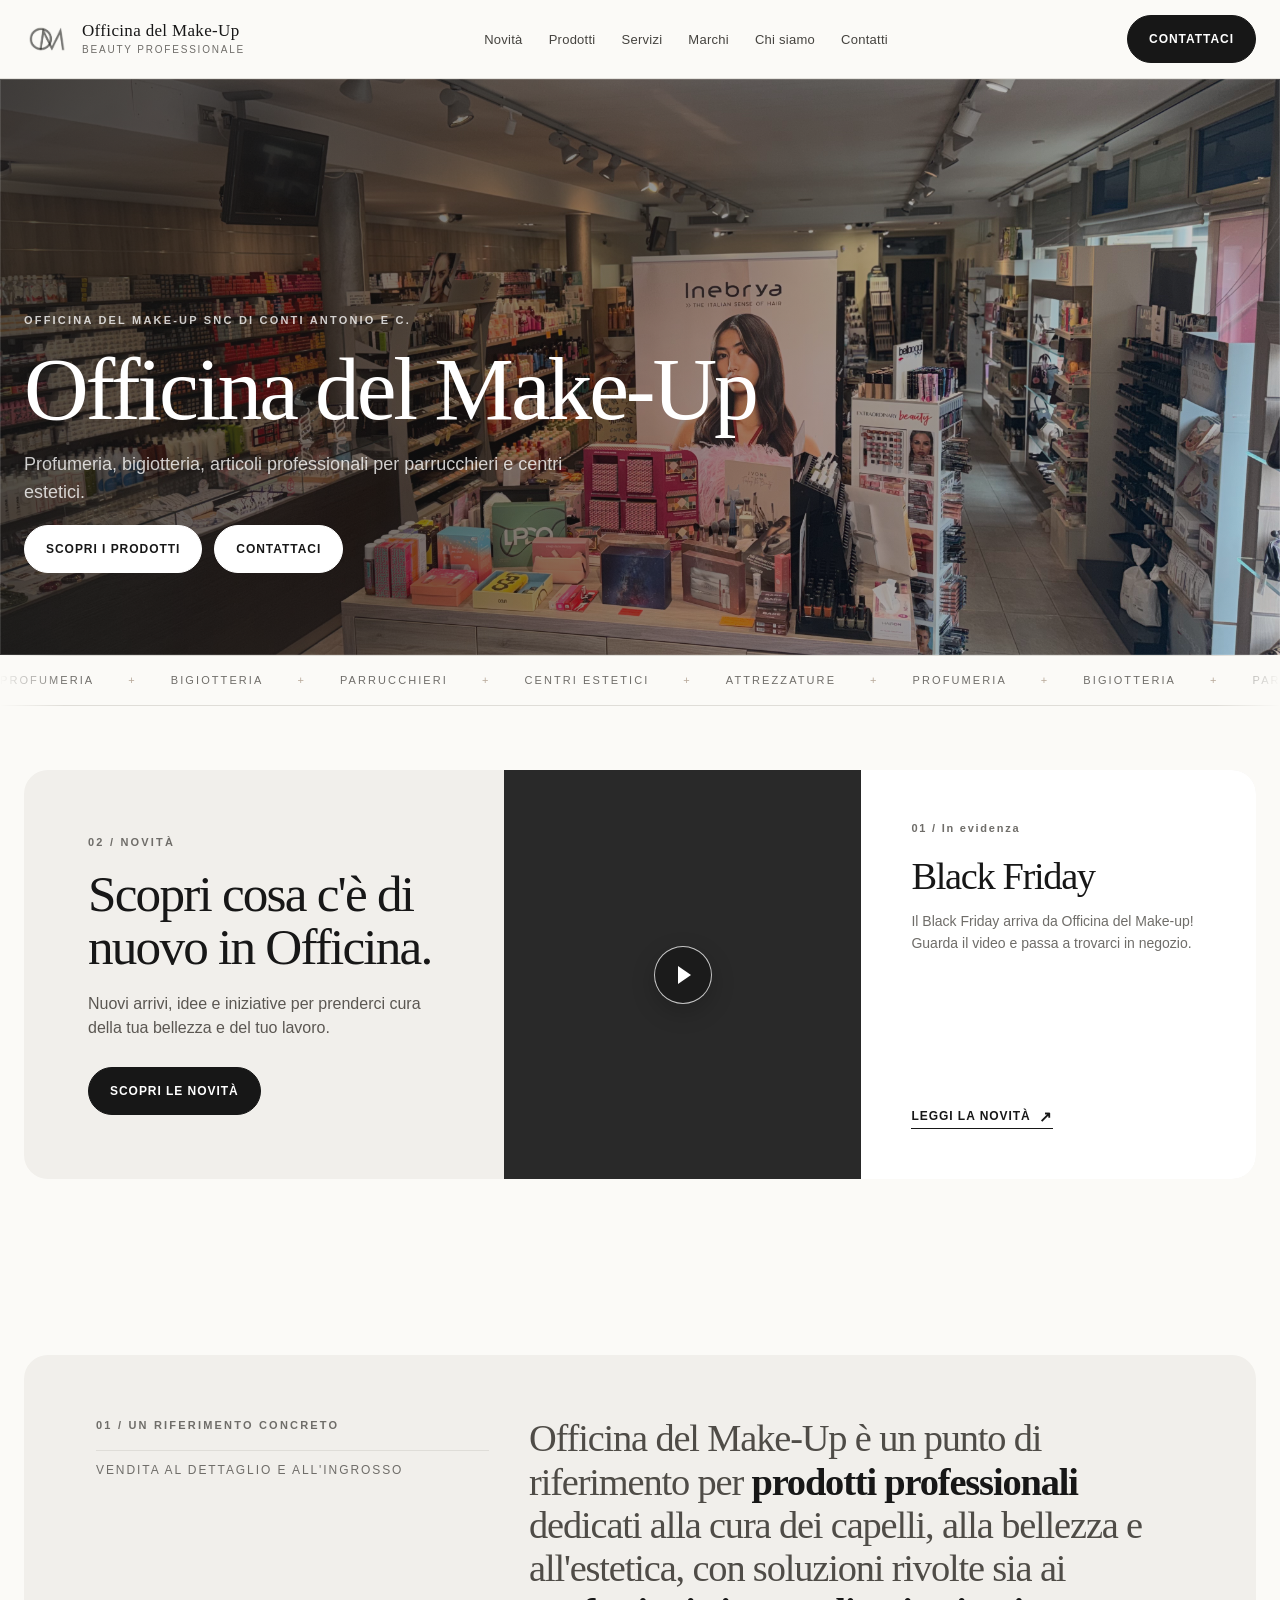
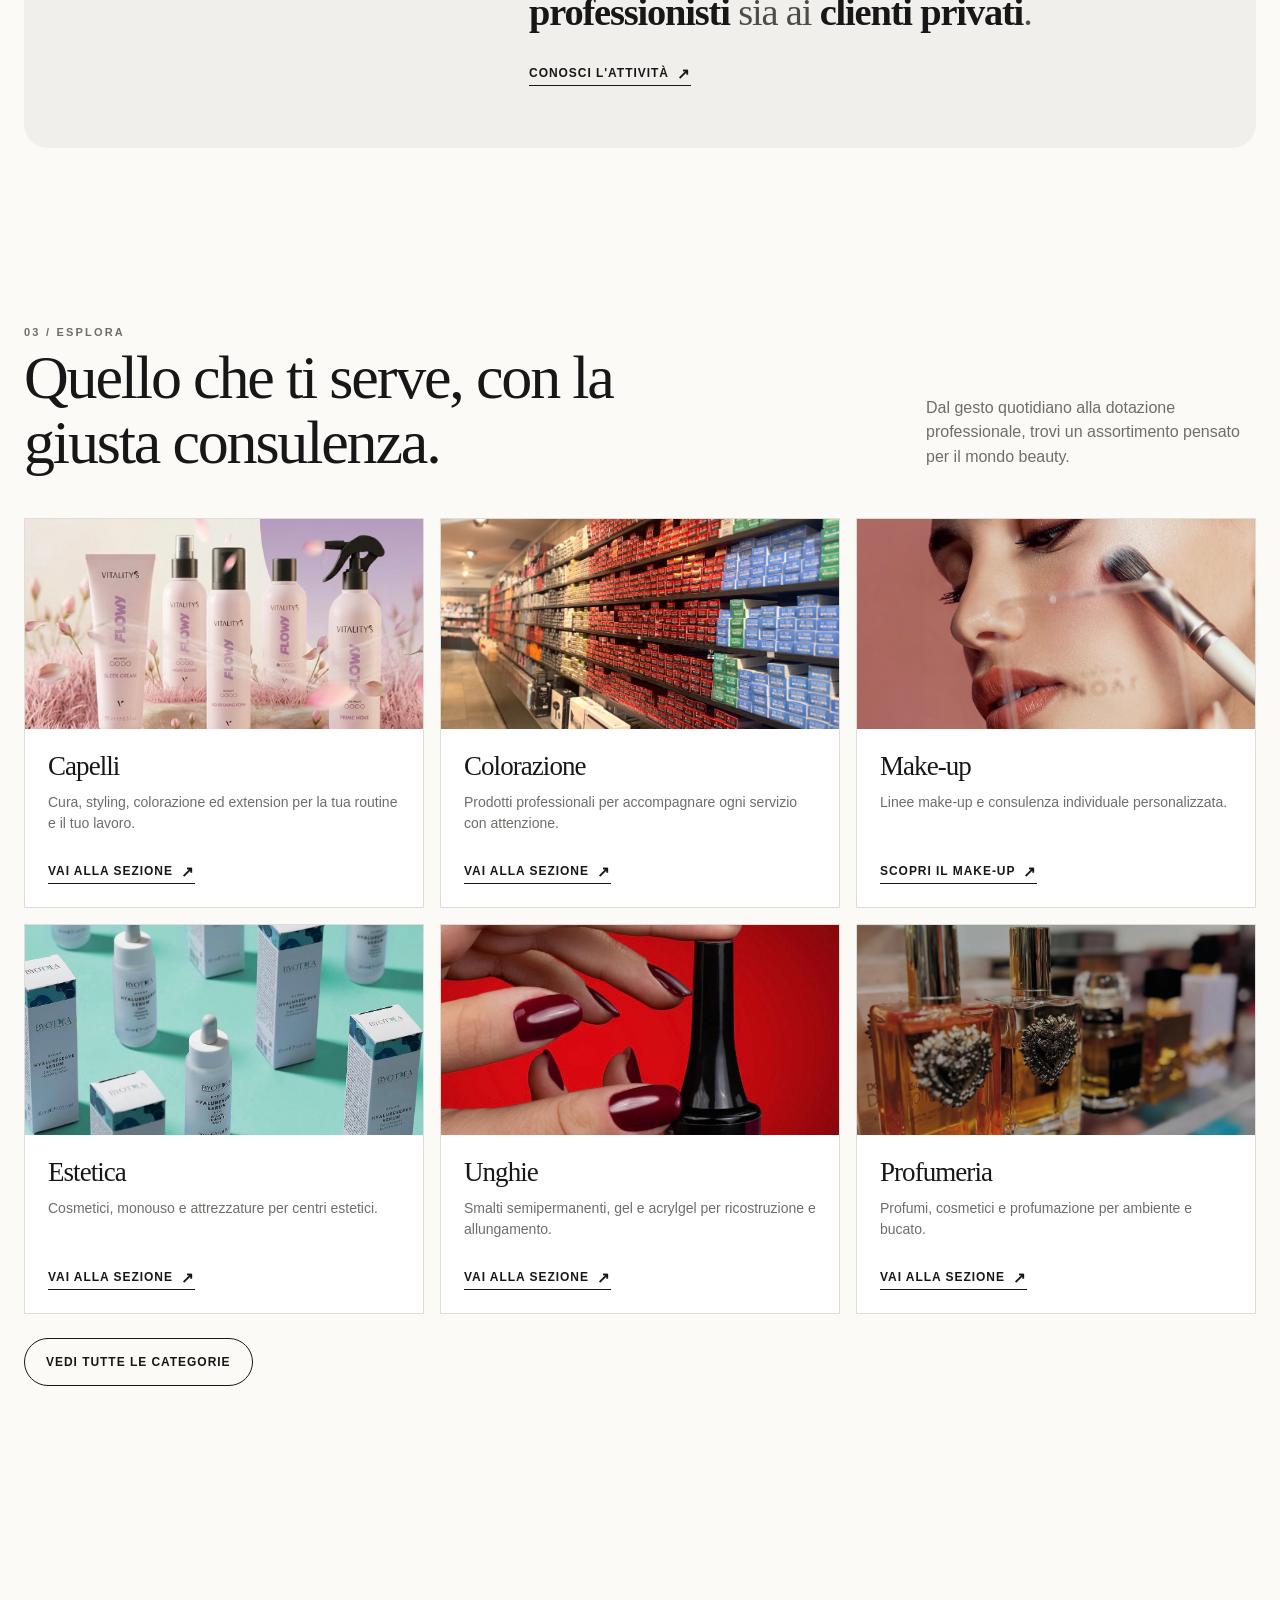
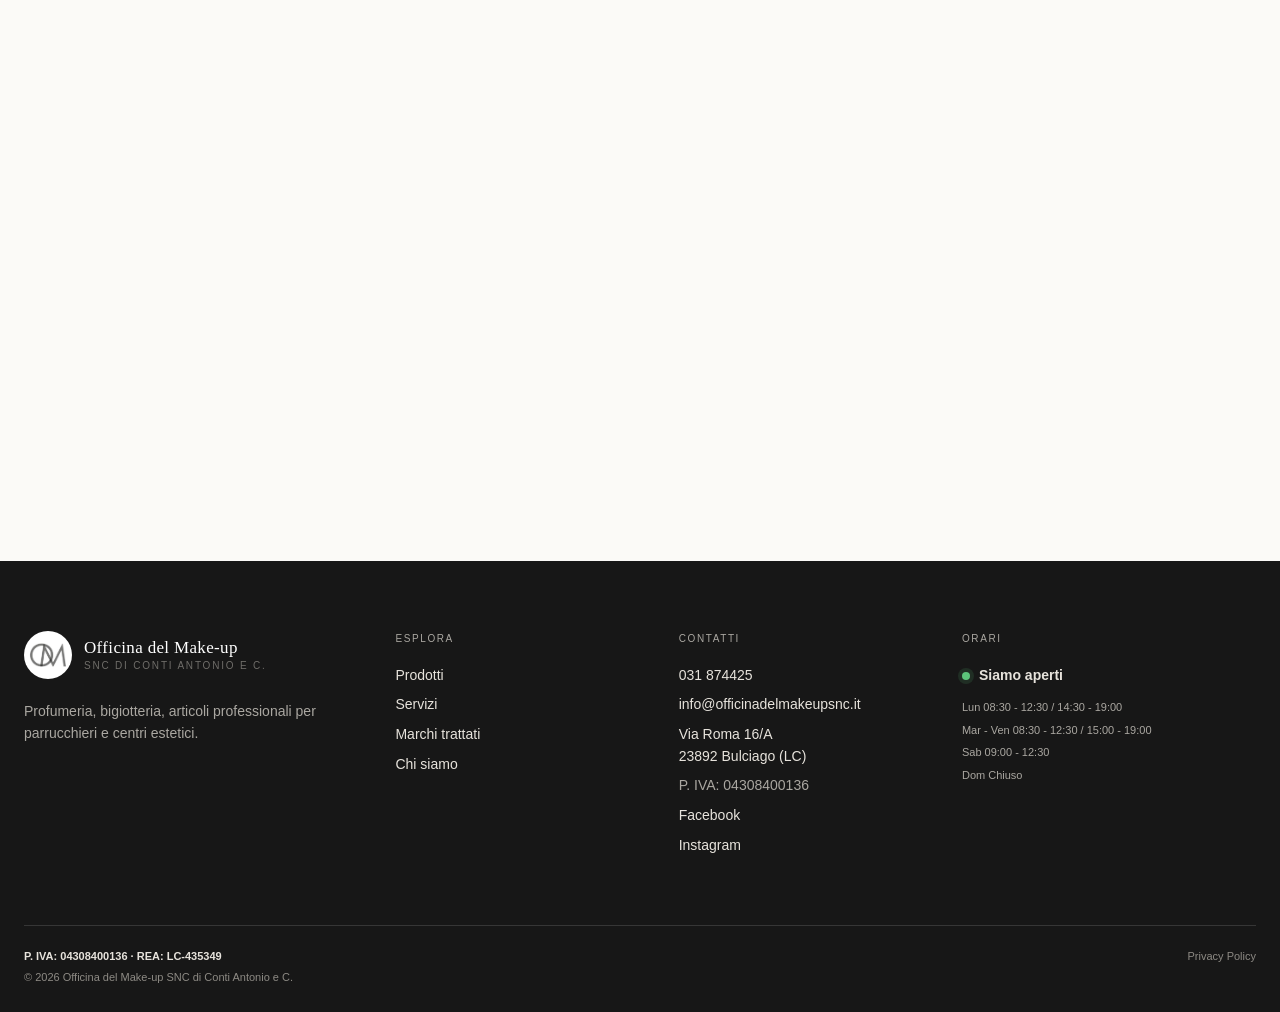
<file: index.html>
<!doctype html>
<html lang="it">
<head>
  <meta charset="utf-8">
  <meta name="viewport" content="width=device-width, initial-scale=1">
  <title>Officina del Make-up | Profumeria, bigiotteria e articoli per parrucchieri ed estetiste</title>
  <meta name="description" content="Profumeria, bigiotteria, articoli professionali per parrucchieri e centri estetici. Vendita al dettaglio e all'ingrosso a Bulciago (LC).">
  <meta name="keywords" content="profumeria, bigiotteria, articoli per parrucchieri, prodotti per parrucchieri, forniture per parrucchieri, articoli per centri estetici, forniture per estetiste, attrezzature professionali parrucchieri, attrezzature per centri estetici, prodotti professionali capelli, colorazione professionale, prodotti per unghie, gel e semipermanente, extension capelli, ingrosso prodotti parrucchieri, idee regalo, profumi, Bulciago, Lecco, Brianza">
  <meta property="og:title" content="Officina del Make-up | Profumeria, bigiotteria e articoli per parrucchieri ed estetiste">
  <meta property="og:description" content="Profumeria, bigiotteria, articoli professionali per parrucchieri e centri estetici.">
  <meta property="og:type" content="website">
  <meta property="og:image" content="assets/logos/logo-officina.jpg">
  <link rel="canonical" href="https://www.officinadelmakeupsnc.it/">
  <link rel="stylesheet" href="css/style.css">
  <script type="application/ld+json">
  {
    "@context": "https://schema.org",
    "@type": "Store",
    "name": "Officina del Make-up SNC di Conti Antonio e C.",
    "alternateName": "Officina del Make-up",
    "description": "Profumeria, bigiotteria, articoli professionali per parrucchieri e centri estetici.",
    "url": "https://www.officinadelmakeupsnc.it/",
    "telephone": "+39 031 874425",
    "contactPoint": {
      "@type": "ContactPoint",
      "contactType": "customer service",
      "telephone": "+39 351 616 6325",
      "email": "info@officinadelmakeupsnc.it",
      "availableLanguage": "Italian"
    },
    "email": "info@officinadelmakeupsnc.it",
    "taxID": "04308400136",
    "address": {
      "@type": "PostalAddress",
      "streetAddress": "Via Roma 16/A",
      "postalCode": "23892",
      "addressLocality": "Bulciago",
      "addressRegion": "LC",
      "addressCountry": "IT"
    },
    "keywords": "profumeria, bigiotteria, articoli per parrucchieri, articoli per centri estetici, attrezzature professionali"
  }
  </script>
</head>
<body>
  <a class="skip-link" href="#contenuto">Vai al contenuto</a>
  <header class="site-header">
    <div class="container header-inner">
      <a class="brand" href="index.html" aria-label="Officina del Make-Up, home">
        <img src="assets/logos/logo-officina.jpg" alt="Logo Officina del Make-Up">
        <span class="brand-text"><span class="brand-name">Officina del Make-Up</span><span class="brand-caption">Beauty professionale</span></span>
      </a>
      <button class="menu-toggle" type="button" aria-label="Apri menu" aria-expanded="false"><span></span></button>
      <nav class="main-nav" aria-label="Navigazione principale">
        <ul>
          <li><a href="novita.html">Novità</a></li>
          <li><a href="prodotti.html">Prodotti</a></li>
          <li><a href="servizi.html">Servizi</a></li>
          <li><a href="marchi.html">Marchi</a></li>
          <li><a href="chi-siamo.html">Chi siamo</a></li>
          <li><a href="contatti.html">Contatti</a></li>
        </ul>
      </nav>
      <a class="button" href="contatti.html">Contattaci</a>
    </div>
  </header>

  <main id="contenuto">
    <section class="hero-banner">
      <div class="container reveal">
        <p class="eyebrow">Officina del Make-up SNC di Conti Antonio e C.</p>
        <h1>Officina del Make-Up</h1>
        <p class="lead">Profumeria, bigiotteria, articoli professionali per parrucchieri e centri estetici.</p>
        <div class="hero-actions">
          <a class="button button-light" href="prodotti.html">Scopri i prodotti</a>
          <a class="button button-light" href="contatti.html">Contattaci</a>
        </div>
      </div>
    </section>

    <div class="ticker" aria-label="Specialità">
      <div class="ticker-track">
        <div class="ticker-sequence">
          <span>Profumeria</span><span class="ticker-dot">+</span><span>Bigiotteria</span><span class="ticker-dot">+</span><span>Parrucchieri</span><span class="ticker-dot">+</span><span>Centri estetici</span><span class="ticker-dot">+</span><span>Attrezzature</span><span class="ticker-dot">+</span>
        </div>
        <div class="ticker-sequence" aria-hidden="true">
          <span>Profumeria</span><span class="ticker-dot">+</span><span>Bigiotteria</span><span class="ticker-dot">+</span><span>Parrucchieri</span><span class="ticker-dot">+</span><span>Centri estetici</span><span class="ticker-dot">+</span><span>Attrezzature</span><span class="ticker-dot">+</span>
        </div>
      </div>
    </div>

    <section class="section section-sm home-news-section">
      <div class="container">
        <div class="home-news-panel reveal">
          <div class="home-news-copy">
            <p class="eyebrow">02 / Novità</p>
            <h2>Scopri cosa c'è di nuovo in Officina.</h2>
            <p>Nuovi arrivi, idee e iniziative per prenderci cura della tua bellezza e del tuo lavoro.</p>
            <a class="button" href="novita.html">Scopri le novità</a>
          </div>
          <a class="home-news-feature" href="novita.html" aria-label="Scopri l'ultima novità">
            <div class="home-news-feature-media" data-home-news-media></div>
            <div class="home-news-feature-content">
              <span class="news-card-index">01 / In evidenza</span>
              <h3 data-home-news-title>Nuovi arrivi beauty in negozio</h3>
              <p data-home-news-description>Scopri le ultime novità in negozio.</p>
              <span class="text-link">Leggi la novità</span>
            </div>
          </a>
        </div>
      </div>
    </section>

    <section class="section">
      <div class="container intro home-intro reveal">
        <div><p class="eyebrow">01 / Un riferimento concreto</p><div class="number-label">Vendita al dettaglio e all'ingrosso</div></div>
        <div class="intro-copy">
           <p>Officina del Make-Up è un punto di riferimento per <strong>prodotti professionali</strong> dedicati alla cura dei capelli, alla bellezza e all'estetica, con soluzioni rivolte sia ai <strong>professionisti</strong> sia ai <strong>clienti privati</strong>.</p>
          <a class="text-link" href="chi-siamo.html">Conosci l'attività</a>
        </div>
      </div>
    </section>

    <section class="section section-sm" id="categorie">
      <div class="container">
        <div class="section-heading reveal">
          <div><p class="eyebrow">03 / Esplora</p><h2>Quello che ti serve, con la giusta consulenza.</h2></div>
          <p>Dal gesto quotidiano alla dotazione professionale, trovi un assortimento pensato per il mondo beauty.</p>
        </div>
        <div class="category-grid">
          <a class="category-card reveal" href="prodotti.html#capelli"><div class="category-image"><img src="UPLOADS/prodotti/capelli.png" alt="Fotografia prodotti capelli"></div><div class="category-body"><div><h3>Capelli</h3><p>Cura, styling, colorazione ed extension per la tua routine e il tuo lavoro.</p></div><span class="text-link">Vai alla sezione</span></div></a>
          <a class="category-card reveal" href="prodotti.html#colorazione"><div class="category-image"><img src="UPLOADS/prodotti/colorazione.png" alt="Fotografia prodotti colorazione"></div><div class="category-body"><div><h3>Colorazione</h3><p>Prodotti professionali per accompagnare ogni servizio con attenzione.</p></div><span class="text-link">Vai alla sezione</span></div></a>
          <a class="category-card reveal" href="makeup.html"><div class="category-image"><img src="images/makeup/makeup-01.png" alt="Fotografia make-up"></div><div class="category-body"><div><h3>Make-up</h3><p>Linee make-up e consulenza individuale personalizzata.</p></div><span class="text-link">Scopri il make-up</span></div></a>
          <a class="category-card reveal" href="prodotti.html#estetica"><div class="category-image"><img src="UPLOADS/prodotti/estetica.png" alt="Fotografia prodotti estetica"></div><div class="category-body"><div><h3>Estetica</h3><p>Cosmetici, monouso e attrezzature per centri estetici.</p></div><span class="text-link">Vai alla sezione</span></div></a>
          <a class="category-card reveal" href="prodotti.html#unghie"><div class="category-image"><img src="UPLOADS/prodotti/unghie.png" alt="Fotografia prodotti unghie"></div><div class="category-body"><div><h3>Unghie</h3><p>Smalti semipermanenti, gel e acrylgel per ricostruzione e allungamento.</p></div><span class="text-link">Vai alla sezione</span></div></a>
          <a class="category-card reveal" href="prodotti.html#profumeria"><div class="category-image"><img src="UPLOADS/prodotti/profumeria.png" alt="Fotografia profumeria"></div><div class="category-body"><div><h3>Profumeria</h3><p>Profumi, cosmetici e profumazione per ambiente e bucato.</p></div><span class="text-link">Vai alla sezione</span></div></a>
        </div>
        <div class="inline-actions" style="margin-top:24px"><a class="button button-outline" href="prodotti.html">Vedi tutte le categorie</a></div>
      </div>
    </section>

    <section class="section">
      <div class="container split-panel reveal">
        <div class="panel-image"><img src="images/servizi/professionisti-01.png" alt="Fotografia servizio per professionisti"></div>
        <div class="panel-copy">
          <p class="eyebrow">04 / Per il tuo lavoro</p>
          <h2>Sei un parrucchiere o un'estetista?</h2>
           <p>Puoi contare su vendita professionale, attrezzature, consulenza e prodotti per il tuo salone o centro. Sono disponibili anche consegne presso il cliente.</p>
           <ul class="check-list"><li>Vendita al dettaglio e all'ingrosso</li><li>Consulenza per il tuo lavoro</li><li>Consegne presso parrucchieri ed estetiste</li></ul>
          <a class="button" href="servizi.html">Parla con noi</a>
        </div>
      </div>
    </section>

    <section class="section section-dark">
      <div class="container quote-block reveal">
        <p class="eyebrow">05 / Una bellezza scelta bene</p>
        <h2>La consulenza giusta fa parte del prodotto.</h2>
        <p>Per una scelta personale o per il tuo lavoro, il team di Officina del Make-Up è a disposizione per orientarti tra prodotti, strumenti e possibilità.</p>
        <a class="button button-light" href="contatti.html">Richiedi informazioni</a>
      </div>
    </section>

    <section class="section section-sm">
      <div class="container section-heading reveal">
        <div><p class="eyebrow">06 / I prossimi passi</p><h2>Dal make-up alla formazione.</h2></div>
        <p>Scopri le pagine dedicate a consulenza, corsi e idee regalo.</p>
      </div>
      <div class="container category-grid">
        <a class="category-card reveal" href="formazione.html"><div class="category-image"><img src="images/gallery/gallery-01.png" alt="Fotografia formazione"></div><div class="category-body"><div><h3>Formazione</h3><p>Corsi Estrosa Academy e aggiornamento per professionisti del settore.</p></div><span class="text-link">Scopri i corsi</span></div></a>
          <a class="category-card reveal" href="regali.html"><div class="category-image"><img src="images/regali/regali-01.png" alt="Fotografia confezioni regalo"></div><div class="category-body"><div><h3>Regali</h3><p>Confezioni regalo e buoni regalo per ogni occasione.</p></div><span class="text-link">Scopri le idee</span></div></a>
        <a class="category-card reveal" href="contatti.html"><div class="category-image"><img src="images/negozio/negozio-01.png" alt="Fotografia del negozio"></div><div class="category-body"><div><h3>Vieni a trovarci</h3><p>Via Roma 16/A, Bulciago. Parcheggio privato disponibile per i clienti.</p></div><span class="text-link">Contatti e orari</span></div></a>
      </div>
    </section>
  </main>

  <footer class="site-footer">
    <div class="container footer-top">
      <div><a class="footer-brand" href="index.html"><img src="assets/logos/logo-officina.jpg" alt=""><span class="brand-text"><span class="brand-name">Officina del Make-up</span><span class="brand-caption">SNC di Conti Antonio e C.</span></span></a><p class="footer-copy">Profumeria, bigiotteria, articoli professionali per parrucchieri e centri estetici.</p></div>
      <div><p class="footer-title">Esplora</p><ul class="footer-links"><li><a href="prodotti.html">Prodotti</a></li><li><a href="servizi.html">Servizi</a></li><li><a href="marchi.html">Marchi trattati</a></li><li><a href="chi-siamo.html">Chi siamo</a></li></ul></div>
      <div><p class="footer-title">Contatti</p><ul class="footer-links"><li><a href="tel:+39031874425">031 874425</a></li><li><a href="mailto:info@officinadelmakeupsnc.it">info@officinadelmakeupsnc.it</a></li><li>Via Roma 16/A<br>23892 Bulciago (LC)</li></ul></div>
    </div>
     <div class="container footer-bottom"><div class="footer-legal"><span class="footer-vat-line">P. IVA: 04308400136 · REA: LC-435349</span><span class="footer-copyright">© 2026 Officina del Make-up SNC di Conti Antonio e C.</span></div><span><a href="privacy.html">Privacy Policy</a></span></div>
  </footer>
  <script src="data/notizie.js"></script>
  <script src="js/script.js"></script>
</body>
</html>
</file>
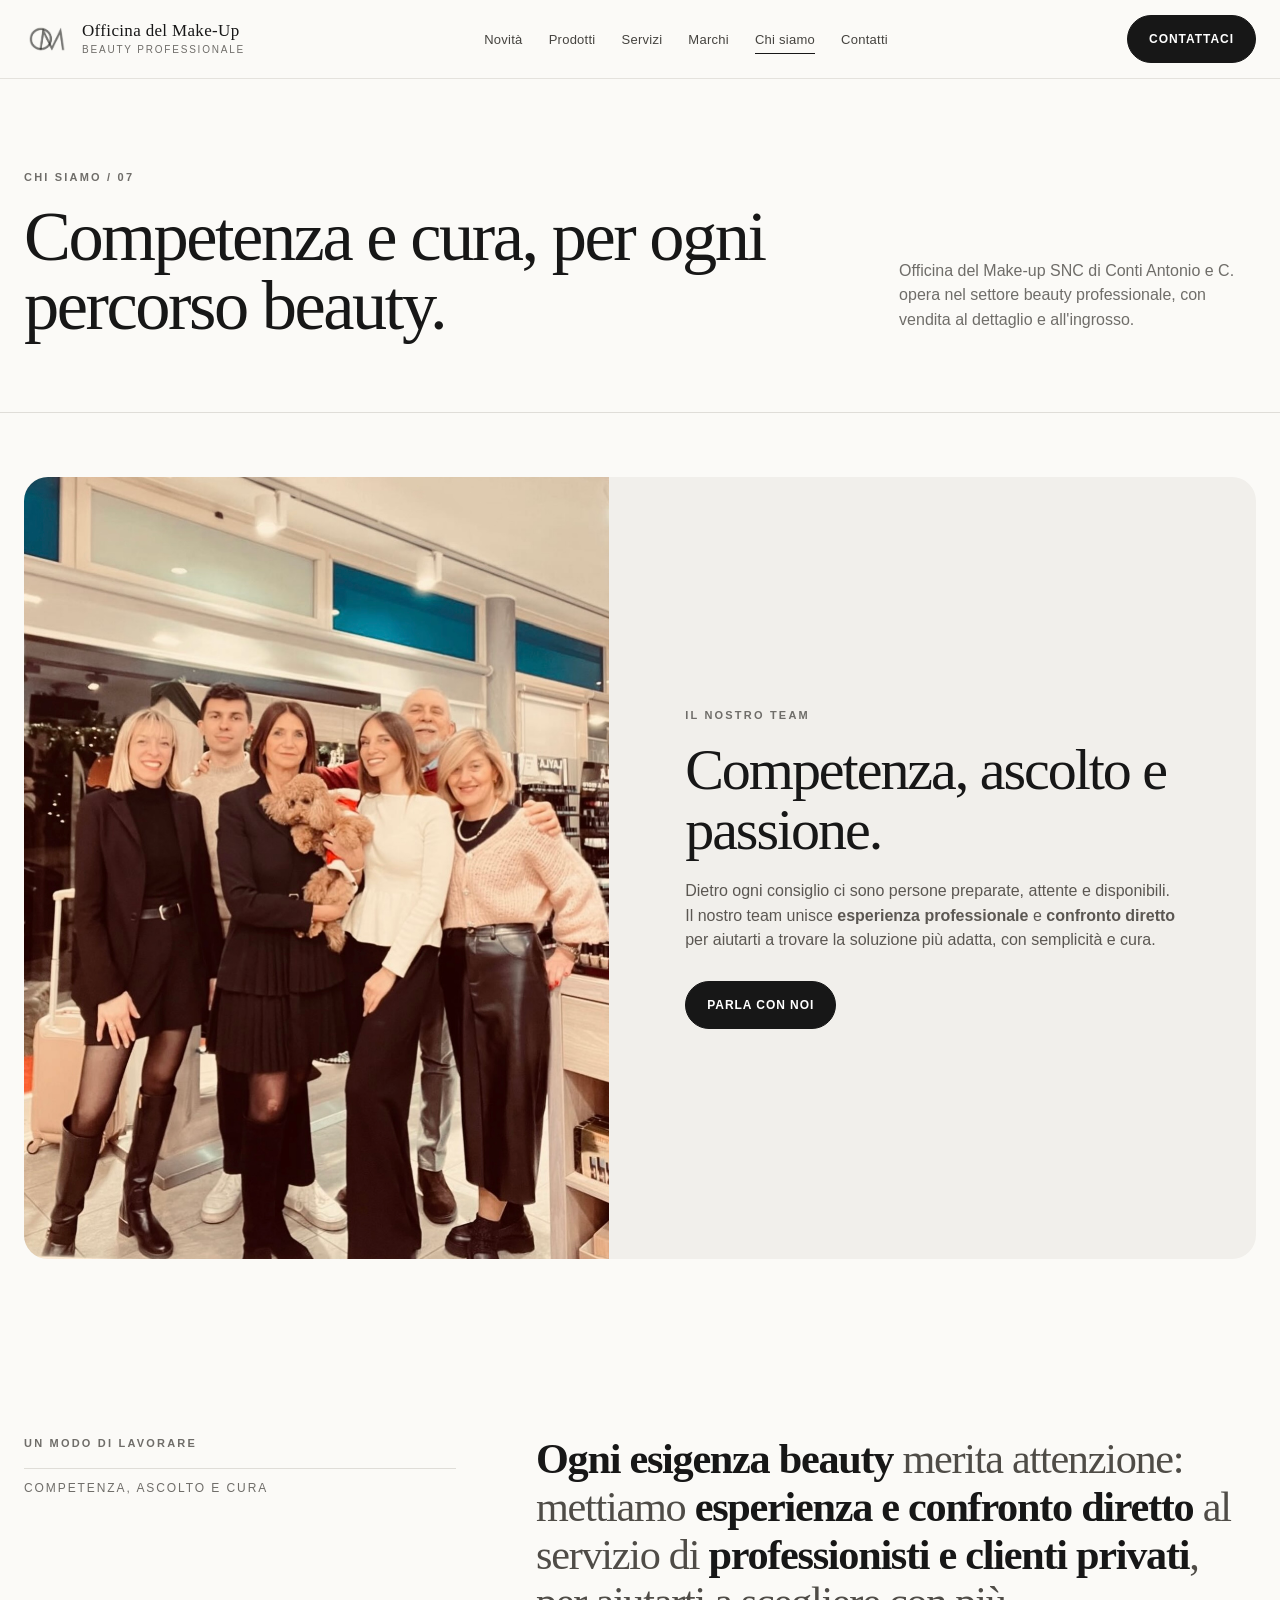
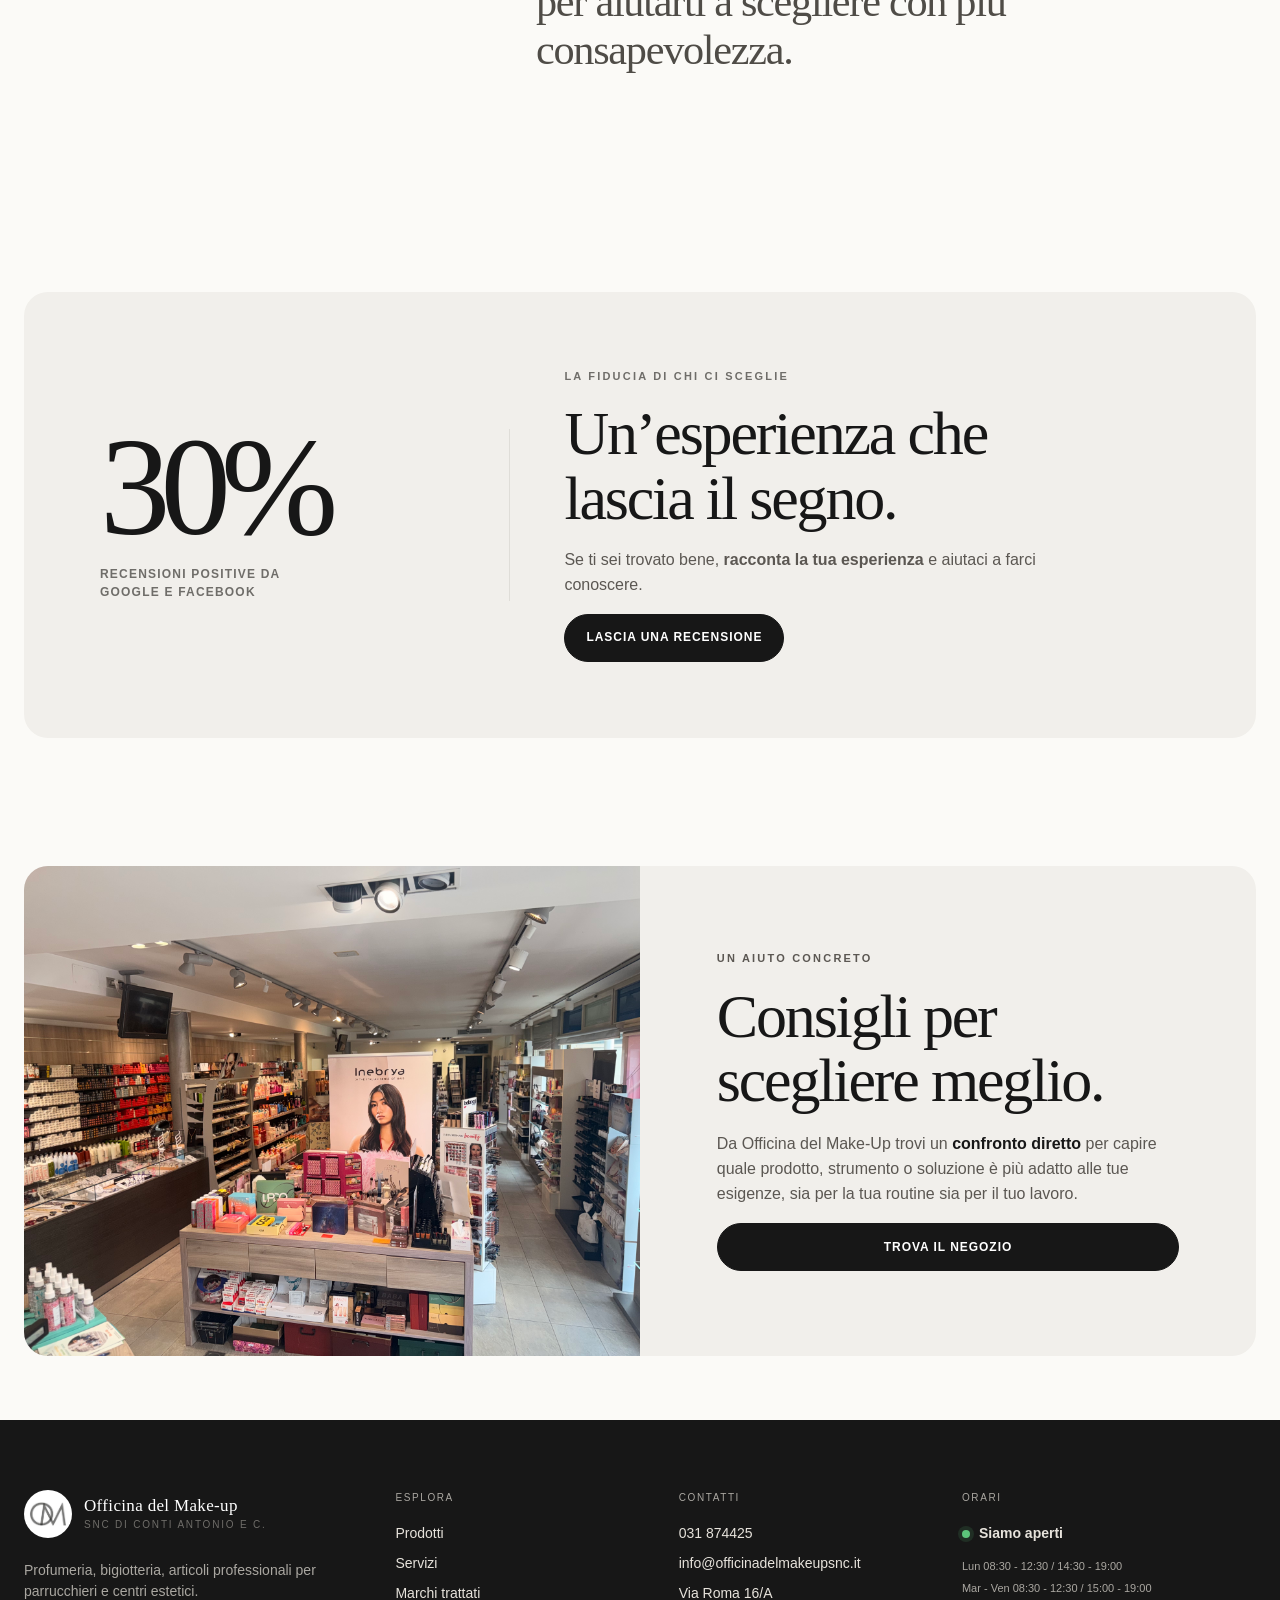
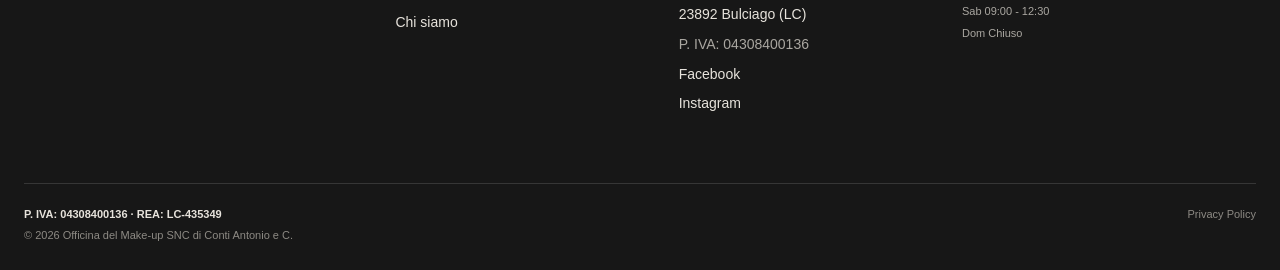
<file: chi-siamo.html>
<!doctype html>
<html lang="it">
<head>
  <meta charset="utf-8">
  <meta name="viewport" content="width=device-width, initial-scale=1">
  <title>Chi siamo | Officina del Make-up</title>
  <meta name="description" content="Officina del Make-up SNC di Conti Antonio e C.: profumeria, bigiotteria e articoli professionali per parrucchieri e centri estetici, vendita al dettaglio e all'ingrosso.">
  <meta name="keywords" content="profumeria, bigiotteria, articoli per parrucchieri, prodotti per parrucchieri, forniture per parrucchieri, articoli per centri estetici, forniture per estetiste, attrezzature professionali parrucchieri, attrezzature per centri estetici, prodotti professionali capelli, colorazione professionale, prodotti per unghie, gel e semipermanente, extension capelli, ingrosso prodotti parrucchieri, idee regalo, profumi, Bulciago, Lecco, Brianza">
  <meta property="og:title" content="Chi siamo | Officina del Make-up">
  <meta property="og:description" content="Conosci Officina del Make-up SNC di Conti Antonio e C..">
  <meta property="og:type" content="website">
  <link rel="canonical" href="https://www.officinadelmakeupsnc.it/chi-siamo.html">
  <link rel="stylesheet" href="css/style.css">
</head>
<body>
  <a class="skip-link" href="#contenuto">Vai al contenuto</a>
  <header class="site-header"><div class="container header-inner"><a class="brand" href="index.html" aria-label="Officina del Make-Up, home"><img src="assets/logos/logo-officina.jpg" alt="Logo Officina del Make-Up"><span class="brand-text"><span class="brand-name">Officina del Make-Up</span><span class="brand-caption">Beauty professionale</span></span></a><button class="menu-toggle" type="button" aria-label="Apri menu" aria-expanded="false"><span></span></button><nav class="main-nav" aria-label="Navigazione principale"><ul><li><a href="novita.html">Novità</a></li><li><a href="prodotti.html">Prodotti</a></li><li><a href="servizi.html">Servizi</a></li><li><a href="marchi.html">Marchi</a></li><li><a href="chi-siamo.html" aria-current="page">Chi siamo</a></li><li><a href="contatti.html">Contatti</a></li></ul></nav><a class="button" href="contatti.html">Contattaci</a></div></header>
  <main id="contenuto">
     <section class="page-hero"><div class="container page-hero-grid about-hero-grid"><div><p class="eyebrow">Chi siamo / 07</p><h1 class="about-hero-title">Competenza e cura, per ogni percorso beauty.</h1></div><p class="page-hero-intro">Officina del Make-up SNC di Conti Antonio e C. opera nel settore beauty professionale, con vendita al dettaglio e all'ingrosso.</p></div></section>
      <section class="section section-sm"><div class="container team-panel reveal"><div class="team-image"><img src="images/team/team-01.png" alt="Il team di Officina del Make-Up"></div><div class="team-copy"><p class="eyebrow">Il nostro team</p><h2>Competenza, ascolto e passione.</h2><p>Dietro ogni consiglio ci sono persone preparate, attente e disponibili. Il nostro team unisce <strong>esperienza professionale</strong> e <strong>confronto diretto</strong> per aiutarti a trovare la soluzione più adatta, con semplicità e cura.</p><a class="button" href="contatti.html">Parla con noi</a></div></div></section>
      <section class="section"><div class="container intro reveal"><div><p class="eyebrow">Un modo di lavorare</p><div class="number-label">Competenza, ascolto e cura</div></div><div class="intro-copy"><p><strong>Ogni esigenza beauty</strong> merita attenzione: mettiamo <strong>esperienza e confronto diretto</strong> al servizio di <strong>professionisti e clienti privati</strong>, per aiutarti a scegliere con più consapevolezza.</p></div></div></section>
      <section class="section section-sm"><div class="container review-panel reveal"><div class="review-counter" aria-live="polite"><span class="review-number" data-review-counter>0%</span><span class="review-label">recensioni positive da Google e Facebook</span></div><div class="review-copy"><p class="eyebrow">La fiducia di chi ci sceglie</p><h2>Un’esperienza che lascia il segno.</h2><p>Se ti sei trovato bene, <strong>racconta la tua esperienza</strong> e aiutaci a farci conoscere.</p><a class="button" href="https://search.google.com/local/writereview?placeid=ChIJ5wtNDwOkhkcR3wMy7WrMpJk" target="_blank" rel="noopener">Lascia una recensione</a></div></div></section>
      <section class="section section-sm"><div class="container split-panel reveal"><div class="panel-image"><img src="images/scegliere/scegliere-01.png" alt="Il negozio Officina del Make-up"></div><div class="panel-copy"><p class="eyebrow">Un aiuto concreto</p><h2>Consigli per scegliere meglio.</h2><p>Da Officina del Make-Up trovi un <strong>confronto diretto</strong> per capire quale prodotto, strumento o soluzione è più adatto alle tue esigenze, sia per la tua routine sia per il tuo lavoro.</p><a class="button" href="contatti.html">Trova il negozio</a></div></div></section>
  </main>
     <footer class="site-footer"><div class="container footer-top"><div><a class="footer-brand" href="index.html"><img src="assets/logos/logo-officina.jpg" alt=""><span class="brand-text"><span class="brand-name">Officina del Make-up</span><span class="brand-caption">SNC di Conti Antonio e C.</span></span></a><p class="footer-copy">Profumeria, bigiotteria, articoli professionali per parrucchieri e centri estetici.</p></div><div><p class="footer-title">Esplora</p><ul class="footer-links"><li><a href="prodotti.html">Prodotti</a></li><li><a href="servizi.html">Servizi</a></li><li><a href="marchi.html">Marchi trattati</a></li><li><a href="chi-siamo.html">Chi siamo</a></li></ul></div><div><p class="footer-title">Contatti</p><ul class="footer-links"><li><a href="tel:+39031874425">031 874425</a></li><li><a href="mailto:info@officinadelmakeupsnc.it">info@officinadelmakeupsnc.it</a></li><li>Via Roma 16/A<br>23892 Bulciago (LC)</li></ul></div></div><div class="container footer-bottom"><div class="footer-legal"><span class="footer-vat-line">P. IVA: 04308400136 · REA: LC-435349</span><span class="footer-copyright">© 2026 Officina del Make-up SNC di Conti Antonio e C.</span></div><span><a href="privacy.html">Privacy Policy</a></span></div></footer>
  <script src="js/script.js"></script>
</body>
</html>
</file>
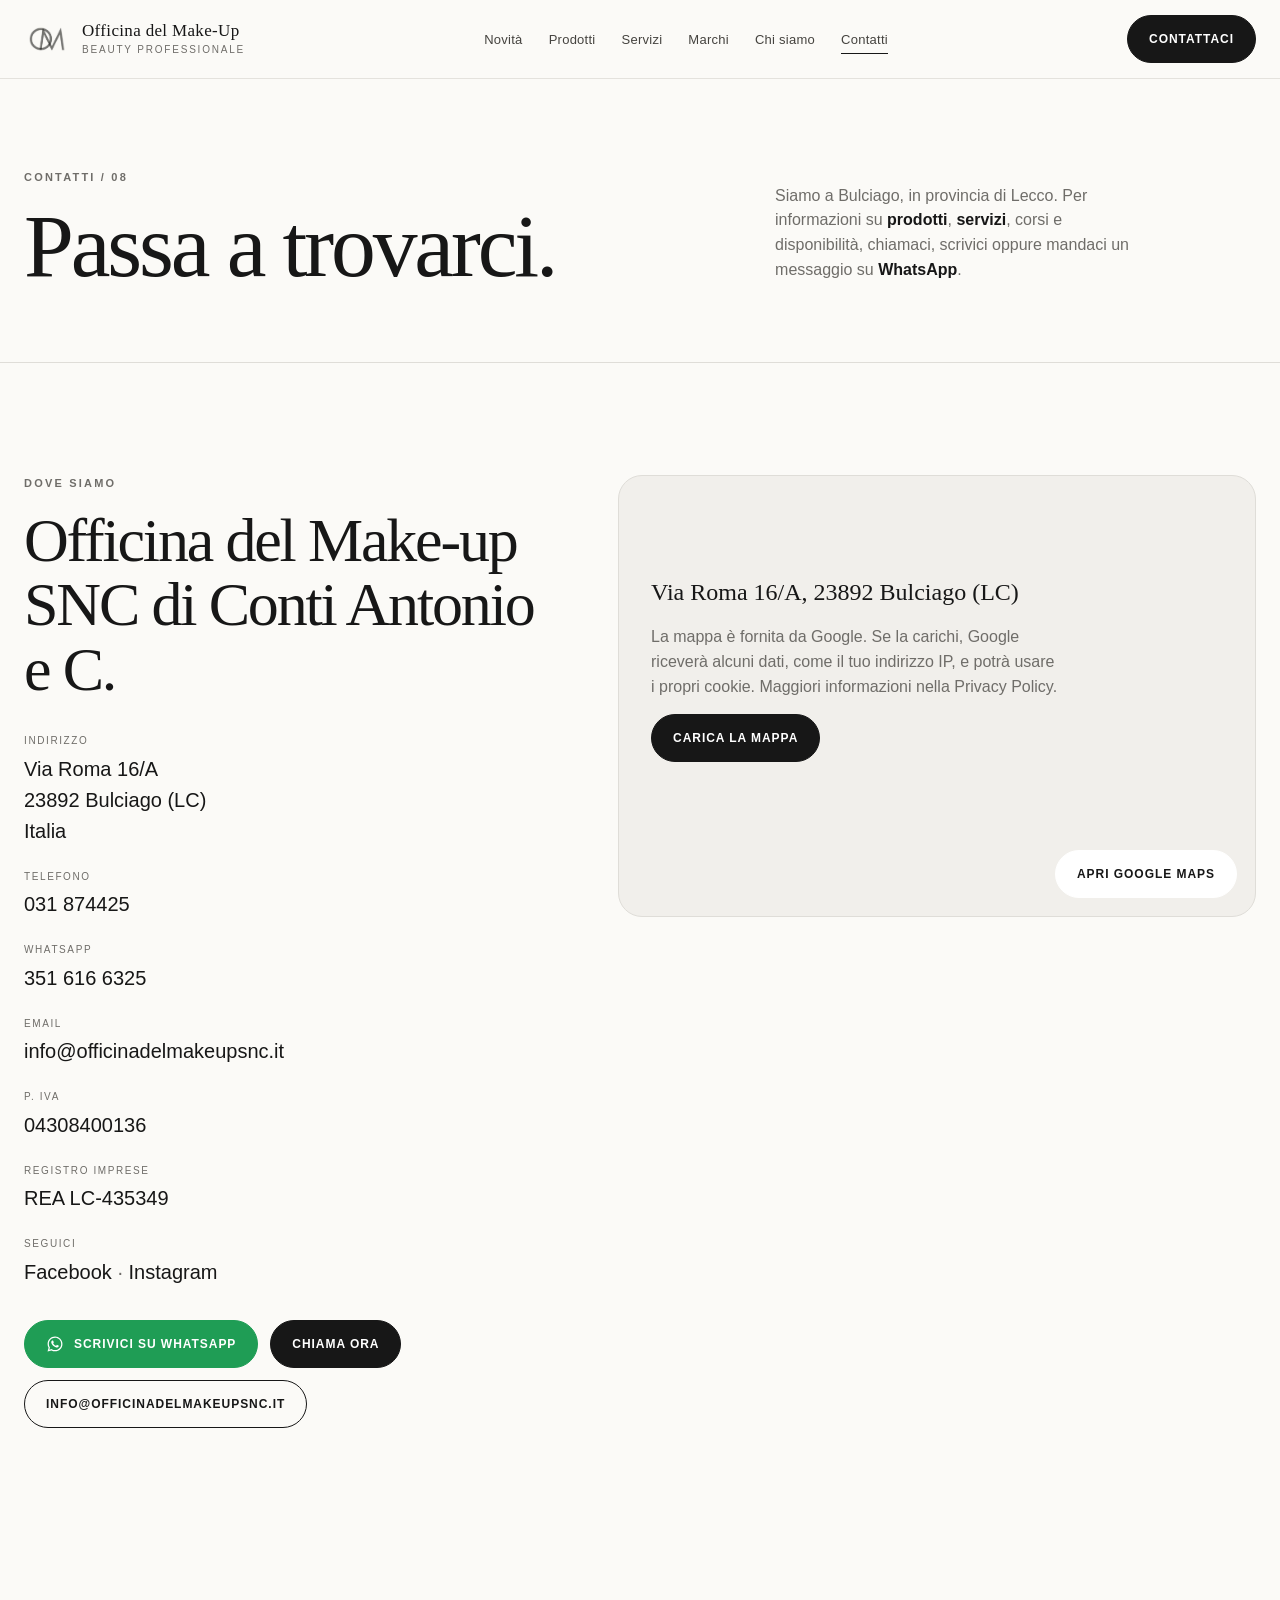
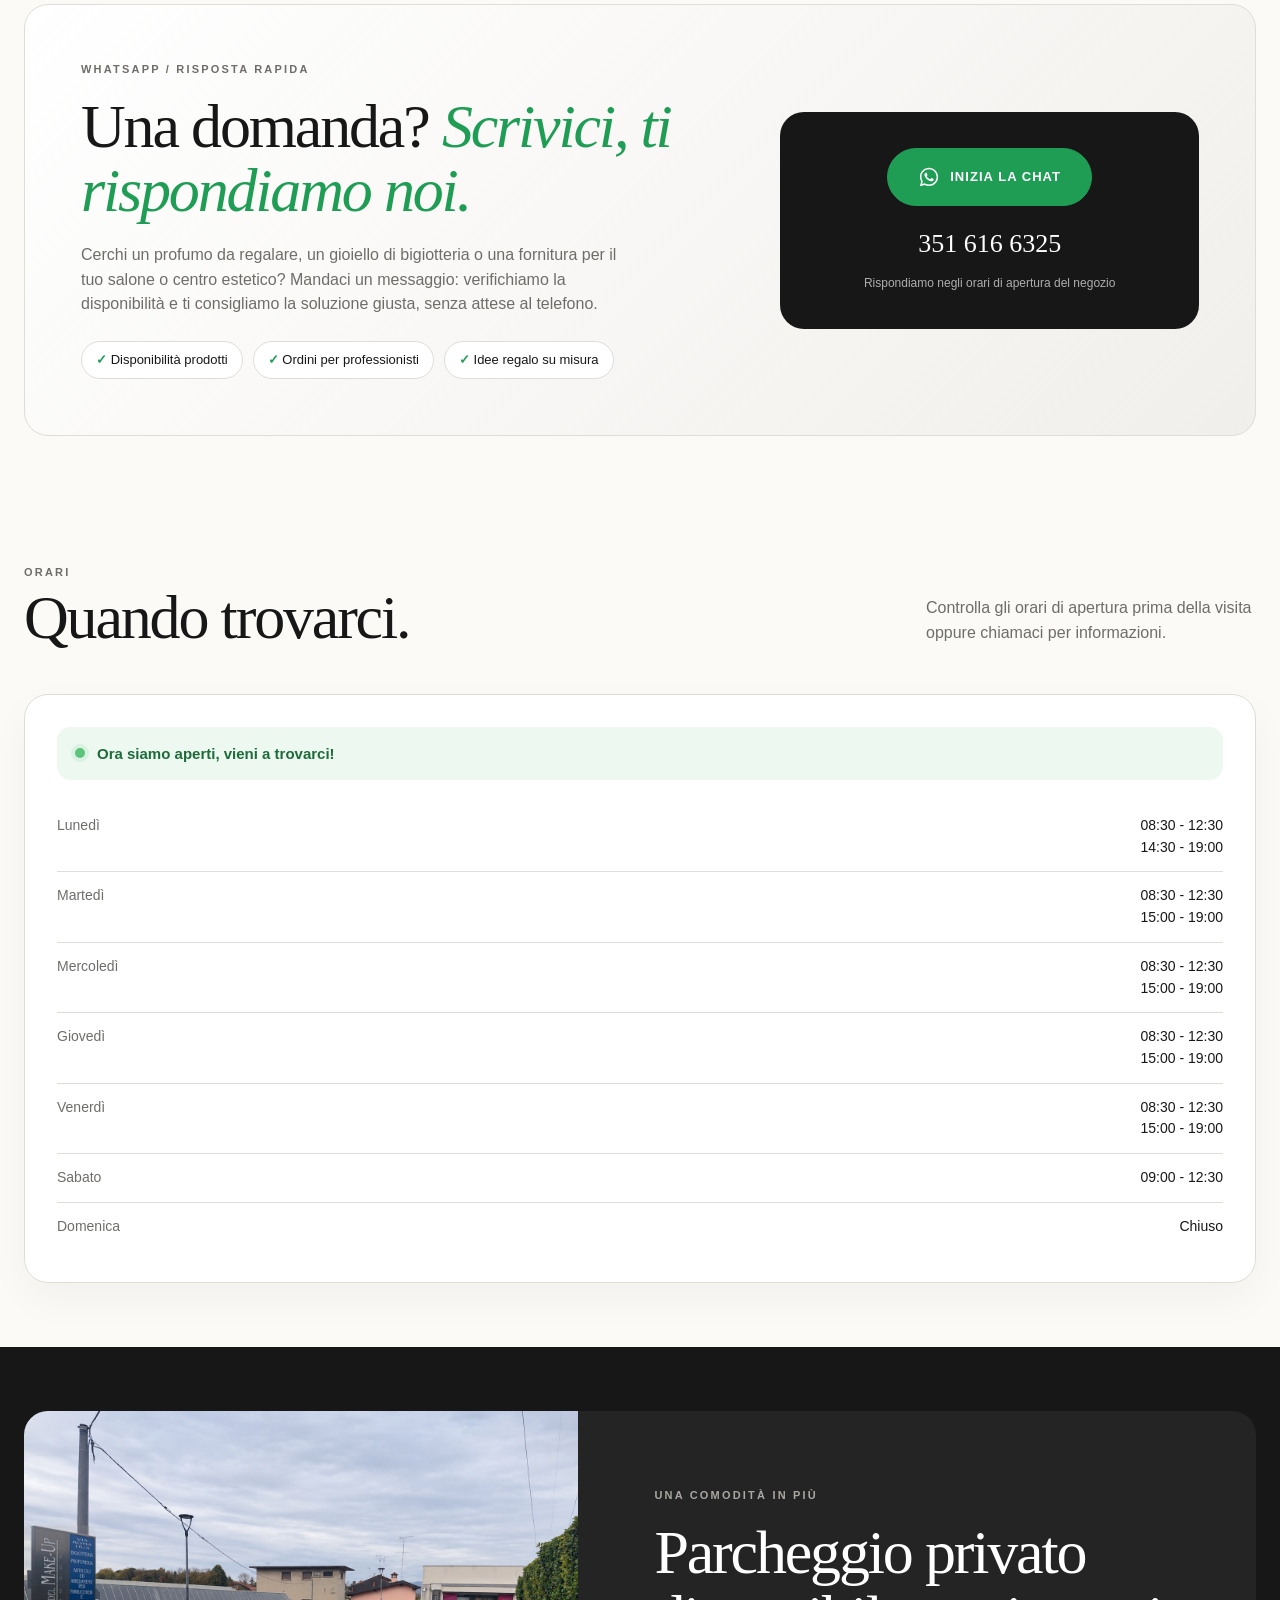
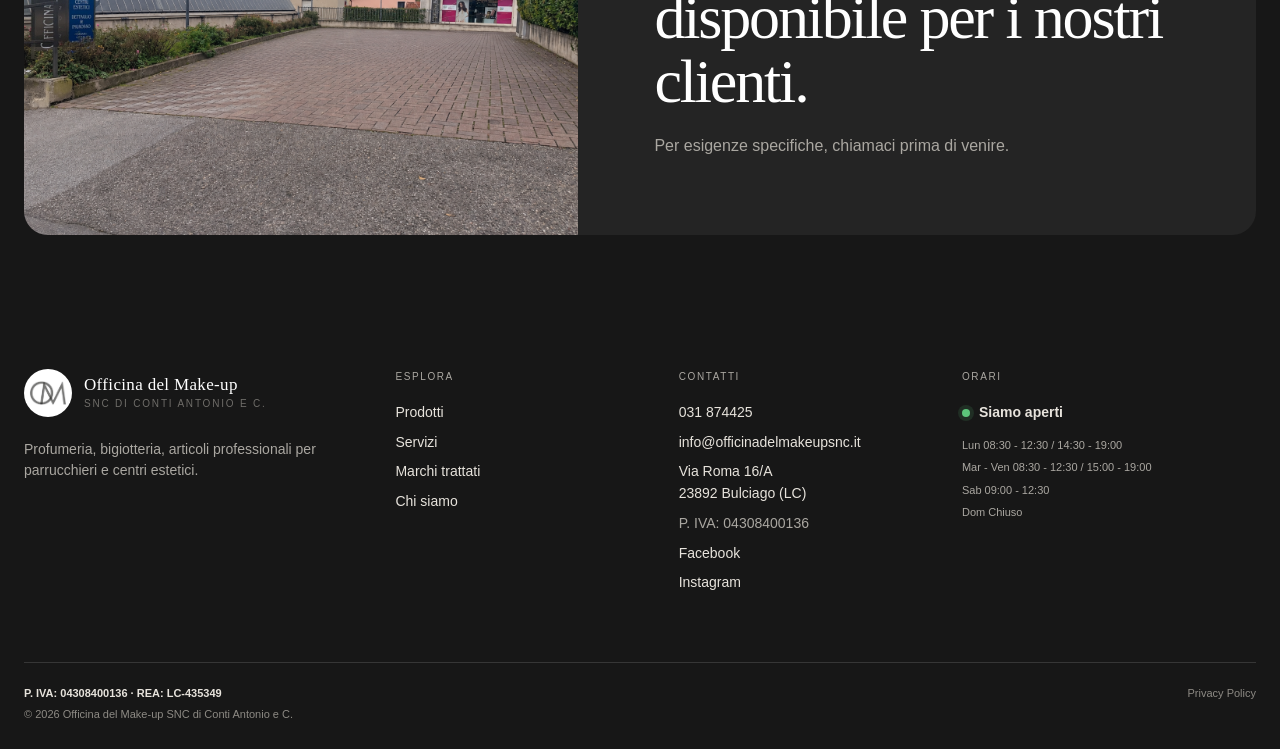
<file: contatti.html>
<!doctype html>
<html lang="it">
<head>
  <meta charset="utf-8">
  <meta name="viewport" content="width=device-width, initial-scale=1">
  <title>Contatti e orari | Officina del Make-up</title>
  <meta name="description" content="Contatti, WhatsApp, indirizzo e orari di Officina del Make-up: profumeria, bigiotteria e articoli professionali per parrucchieri e centri estetici.">
  <meta name="keywords" content="profumeria, bigiotteria, articoli per parrucchieri, prodotti per parrucchieri, forniture per parrucchieri, articoli per centri estetici, forniture per estetiste, attrezzature professionali parrucchieri, attrezzature per centri estetici, prodotti professionali capelli, colorazione professionale, prodotti per unghie, gel e semipermanente, extension capelli, ingrosso prodotti parrucchieri, idee regalo, profumi, Bulciago, Lecco, Brianza">
  <meta property="og:title" content="Contatti e orari | Officina del Make-up">
  <meta property="og:description" content="Scrivici su WhatsApp, chiamaci o vieni a trovarci in Via Roma 16/A a Bulciago (LC).">
  <meta property="og:type" content="website">
  <link rel="canonical" href="https://www.officinadelmakeupsnc.it/contatti.html">
  <link rel="stylesheet" href="css/style.css">
</head>
<body>
  <a class="skip-link" href="#contenuto">Vai al contenuto</a>
  <header class="site-header"><div class="container header-inner"><a class="brand" href="index.html" aria-label="Officina del Make-Up, home"><img src="assets/logos/logo-officina.jpg" alt="Logo Officina del Make-Up"><span class="brand-text"><span class="brand-name">Officina del Make-Up</span><span class="brand-caption">Beauty professionale</span></span></a><button class="menu-toggle" type="button" aria-label="Apri menu" aria-expanded="false"><span></span></button><nav class="main-nav" aria-label="Navigazione principale"><ul><li><a href="novita.html">Novità</a></li><li><a href="prodotti.html">Prodotti</a></li><li><a href="servizi.html">Servizi</a></li><li><a href="marchi.html">Marchi</a></li><li><a href="chi-siamo.html">Chi siamo</a></li><li><a href="contatti.html" aria-current="page">Contatti</a></li></ul></nav><a class="button" href="contatti.html">Contattaci</a></div></header>
  <main id="contenuto">
     <section class="page-hero"><div class="container page-hero-grid"><div><p class="eyebrow">Contatti / 08</p><h1>Passa a trovarci.</h1></div><p class="page-hero-intro">Siamo a Bulciago, in provincia di Lecco. Per informazioni su <strong>prodotti</strong>, <strong>servizi</strong>, corsi e disponibilità, chiamaci, scrivici oppure mandaci un messaggio su <strong>WhatsApp</strong>.</p></div></section>
    <section class="section"><div class="container contact-grid">
      <div class="reveal"><p class="eyebrow">Dove siamo</p><h2>Officina del Make-up SNC di Conti Antonio e C.</h2><div class="contact-details"><div class="contact-item"><small>Indirizzo</small><address>Via Roma 16/A<br>23892 Bulciago (LC)<br>Italia</address></div><div class="contact-item"><small>Telefono</small><a href="tel:+39031874425">031 874425</a></div><div class="contact-item"><small>WhatsApp</small><a href="https://wa.me/393516166325?text=Ciao%20Officina%20del%20Make-up%21%20Vorrei%20qualche%20informazione%20su%3A%20" target="_blank" rel="noopener">351 616 6325</a></div><div class="contact-item"><small>Email</small><a href="mailto:info@officinadelmakeupsnc.it">info@officinadelmakeupsnc.it</a></div></div><div class="inline-actions"><a class="button button-whatsapp" href="https://wa.me/393516166325?text=Ciao%20Officina%20del%20Make-up%21%20Vorrei%20qualche%20informazione%20su%3A%20" target="_blank" rel="noopener"><svg class="wa-icon" viewBox="0 0 24 24" aria-hidden="true" focusable="false"><path fill="currentColor" d="M12.04 2C6.58 2 2.13 6.45 2.13 11.91c0 1.75.46 3.45 1.32 4.95L2.05 22l5.25-1.38a9.9 9.9 0 0 0 4.74 1.21h.01c5.46 0 9.9-4.45 9.9-9.91 0-2.65-1.03-5.14-2.9-7.01A9.82 9.82 0 0 0 12.04 2zm0 18.15h-.01a8.2 8.2 0 0 1-4.19-1.15l-.3-.18-3.11.82.83-3.04-.2-.31a8.22 8.22 0 0 1-1.26-4.38c0-4.54 3.7-8.23 8.24-8.23 2.2 0 4.27.86 5.82 2.42a8.18 8.18 0 0 1 2.41 5.82c0 4.54-3.7 8.23-8.23 8.23zm4.52-6.16c-.25-.12-1.47-.72-1.69-.81-.23-.08-.39-.12-.56.13-.16.25-.64.81-.78.97-.14.17-.29.19-.54.06-.25-.12-1.05-.39-1.99-1.23-.74-.66-1.23-1.47-1.38-1.72-.14-.25-.02-.38.11-.51.11-.11.25-.29.37-.43.13-.15.17-.25.25-.42.08-.17.04-.31-.02-.43-.06-.13-.56-1.34-.76-1.84-.2-.48-.41-.42-.56-.43h-.48c-.17 0-.43.06-.66.31-.22.25-.86.85-.86 2.07 0 1.22.89 2.4 1.01 2.56.12.17 1.75 2.67 4.23 3.74.59.26 1.05.41 1.41.52.59.19 1.13.16 1.56.1.48-.07 1.47-.6 1.67-1.18.21-.58.21-1.07.14-1.18-.06-.1-.22-.16-.47-.29z"/></svg>Scrivici su WhatsApp</a><a class="button" href="tel:+39031874425">Chiama ora</a><a class="button button-outline" href="mailto:info@officinadelmakeupsnc.it">Scrivi una email</a></div></div>
      <div class="reveal"><div class="map-card"><div class="map-consent" data-map-consent data-map-src="https://www.google.com/maps?q=Via+Roma+16%2FA%2C+23892+Bulciago+LC&amp;output=embed" data-map-title="Mappa di Officina del Make-Up, Via Roma 16/A, Bulciago"><p class="map-consent-title">Via Roma 16/A, 23892 Bulciago (LC)</p><p class="map-consent-text">La mappa è fornita da Google. Se la carichi, Google riceverà alcuni dati, come il tuo indirizzo IP, e potrà usare i propri cookie. Maggiori informazioni nella <a href="privacy.html#google-maps">Privacy Policy</a>.</p><button class="button" type="button" data-map-load>Carica la mappa</button></div><a class="button button-light map-overlay" href="https://www.google.com/maps/search/?api=1&query=Via+Roma+16%2FA%2C+23892+Bulciago+LC" target="_blank" rel="noopener">Apri Google Maps</a></div></div>
    </div></section>
    <section class="section section-sm"><div class="container"><div class="whatsapp-card reveal">
      <div class="whatsapp-copy"><p class="eyebrow">WhatsApp / Risposta rapida</p><h2>Una domanda? <em>Scrivici, ti rispondiamo noi.</em></h2><p>Cerchi un profumo da regalare, un gioiello di bigiotteria o una fornitura per il tuo salone o centro estetico? Mandaci un messaggio: verifichiamo la disponibilità e ti consigliamo la soluzione giusta, senza attese al telefono.</p><ul class="whatsapp-points"><li>Disponibilità prodotti</li><li>Ordini per professionisti</li><li>Idee regalo su misura</li></ul></div>
      <div class="whatsapp-action"><a class="button button-whatsapp button-whatsapp-lg" href="https://wa.me/393516166325?text=Ciao%20Officina%20del%20Make-up%21%20Vorrei%20qualche%20informazione%20su%3A%20" target="_blank" rel="noopener"><svg class="wa-icon" viewBox="0 0 24 24" aria-hidden="true" focusable="false"><path fill="currentColor" d="M12.04 2C6.58 2 2.13 6.45 2.13 11.91c0 1.75.46 3.45 1.32 4.95L2.05 22l5.25-1.38a9.9 9.9 0 0 0 4.74 1.21h.01c5.46 0 9.9-4.45 9.9-9.91 0-2.65-1.03-5.14-2.9-7.01A9.82 9.82 0 0 0 12.04 2zm0 18.15h-.01a8.2 8.2 0 0 1-4.19-1.15l-.3-.18-3.11.82.83-3.04-.2-.31a8.22 8.22 0 0 1-1.26-4.38c0-4.54 3.7-8.23 8.24-8.23 2.2 0 4.27.86 5.82 2.42a8.18 8.18 0 0 1 2.41 5.82c0 4.54-3.7 8.23-8.23 8.23zm4.52-6.16c-.25-.12-1.47-.72-1.69-.81-.23-.08-.39-.12-.56.13-.16.25-.64.81-.78.97-.14.17-.29.19-.54.06-.25-.12-1.05-.39-1.99-1.23-.74-.66-1.23-1.47-1.38-1.72-.14-.25-.02-.38.11-.51.11-.11.25-.29.37-.43.13-.15.17-.25.25-.42.08-.17.04-.31-.02-.43-.06-.13-.56-1.34-.76-1.84-.2-.48-.41-.42-.56-.43h-.48c-.17 0-.43.06-.66.31-.22.25-.86.85-.86 2.07 0 1.22.89 2.4 1.01 2.56.12.17 1.75 2.67 4.23 3.74.59.26 1.05.41 1.41.52.59.19 1.13.16 1.56.1.48-.07 1.47-.6 1.67-1.18.21-.58.21-1.07.14-1.18-.06-.1-.22-.16-.47-.29z"/></svg>Inizia la chat</a><span class="whatsapp-number">351 616 6325</span><span class="whatsapp-note">Rispondiamo negli orari di apertura del negozio</span></div>
    </div></div></section>
     <section class="section section-sm"><div class="container"><div class="section-heading reveal"><div><p class="eyebrow">Orari</p><h2>Quando trovarci.</h2></div><p>Controlla gli orari di apertura prima della visita oppure chiamaci per informazioni.</p></div><div class="hours-card reveal"><div class="hours-status is-closed" data-hours-status aria-live="polite"><span class="status-dot"></span><strong>Ora siamo chiusi</strong></div><table class="hours-table"><tbody><tr><td>Lunedì</td><td>08:30 - 12:30<br>14:30 - 19:00</td></tr><tr><td>Martedì</td><td>08:30 - 12:30<br>15:00 - 19:00</td></tr><tr><td>Mercoledì</td><td>08:30 - 12:30<br>15:00 - 19:00</td></tr><tr><td>Giovedì</td><td>08:30 - 12:30<br>15:00 - 19:00</td></tr><tr><td>Venerdì</td><td>08:30 - 12:30<br>15:00 - 19:00</td></tr><tr><td>Sabato</td><td>09:00 - 12:30</td></tr><tr><td>Domenica</td><td>Chiuso</td></tr></tbody></table></div></div></section>
     <section class="section section-dark section-sm"><div class="container parking-panel reveal"><div class="parking-image"><img src="images/parcheggio/parcheggio-01.png" alt="Foto del parcheggio privato"></div><div class="parking-copy"><p class="eyebrow">Una comodità in più</p><h2>Parcheggio privato disponibile per i nostri clienti.</h2><p>Per esigenze specifiche, chiamaci prima di venire.</p></div></div></section>
  </main>
   <footer class="site-footer"><div class="container footer-top"><div><a class="footer-brand" href="index.html"><img src="assets/logos/logo-officina.jpg" alt=""><span class="brand-text"><span class="brand-name">Officina del Make-up</span><span class="brand-caption">SNC di Conti Antonio e C.</span></span></a><p class="footer-copy">Profumeria, bigiotteria, articoli professionali per parrucchieri e centri estetici.</p></div><div><p class="footer-title">Esplora</p><ul class="footer-links"><li><a href="prodotti.html">Prodotti</a></li><li><a href="servizi.html">Servizi</a></li><li><a href="marchi.html">Marchi trattati</a></li><li><a href="chi-siamo.html">Chi siamo</a></li></ul></div><div><p class="footer-title">Contatti</p><ul class="footer-links"><li><a href="tel:+39031874425">031 874425</a></li><li><a href="mailto:info@officinadelmakeupsnc.it">info@officinadelmakeupsnc.it</a></li><li>Via Roma 16/A<br>23892 Bulciago (LC)</li></ul></div></div><div class="container footer-bottom"><div class="footer-legal"><span class="footer-vat-line">P. IVA: 04308400136 · REA: LC-435349</span><span class="footer-copyright">© 2026 Officina del Make-up SNC di Conti Antonio e C.</span></div><span><a href="privacy.html">Privacy Policy</a></span></div></footer>
  <script src="js/script.js"></script>
</body>
</html>
</file>
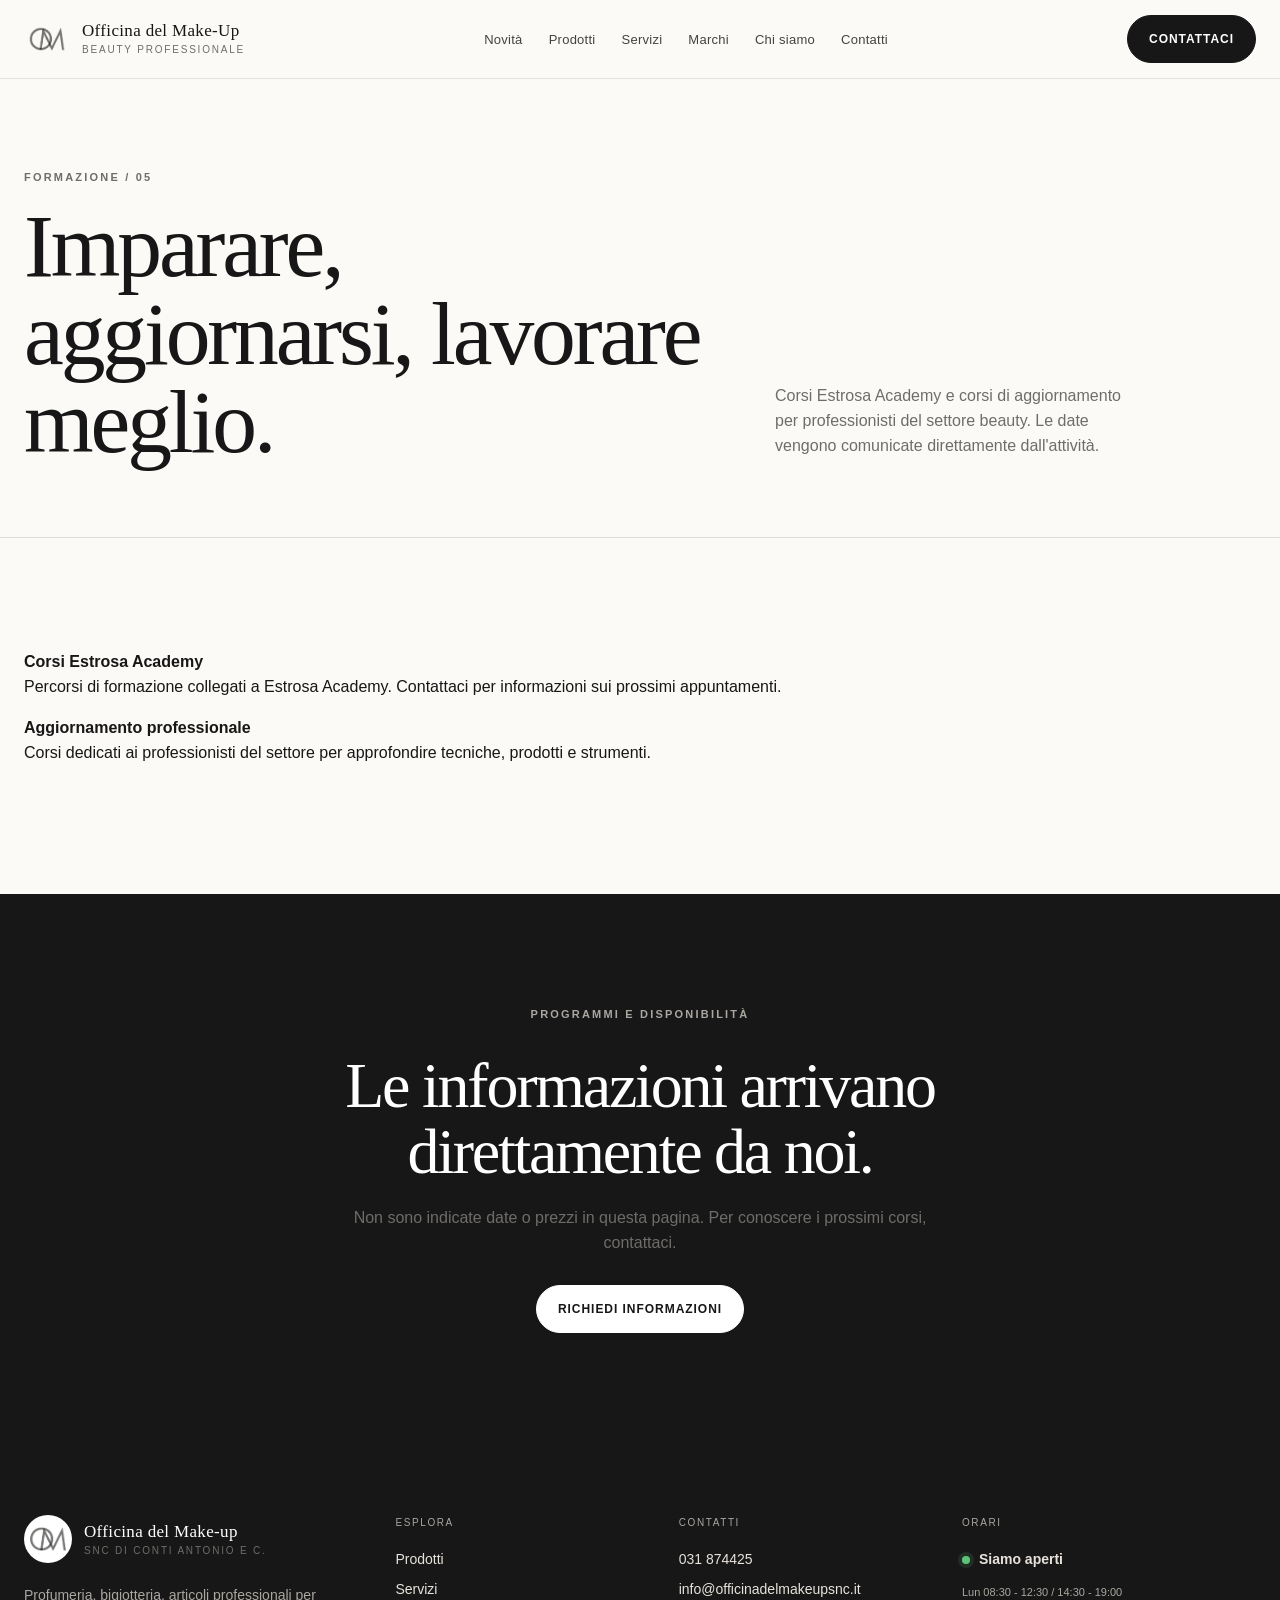
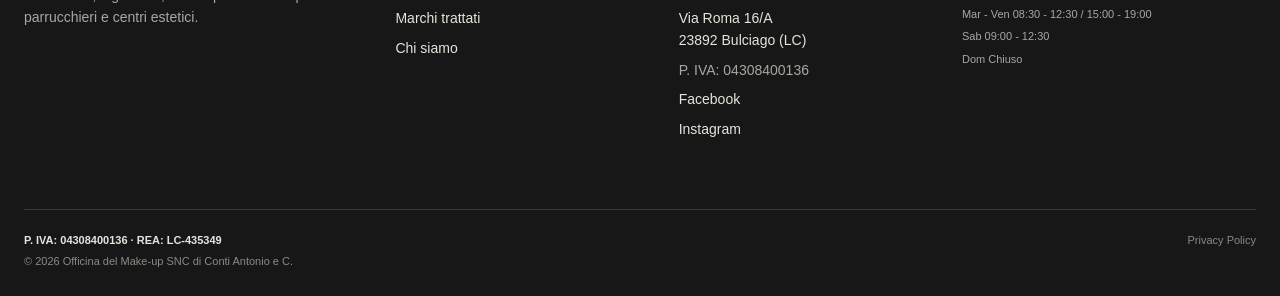
<file: formazione.html>
<!doctype html>
<html lang="it">
<head>
  <meta charset="utf-8">
  <meta name="viewport" content="width=device-width, initial-scale=1">
  <title>Corsi per parrucchieri ed estetiste | Officina del Make-up</title>
  <meta name="description" content="Corsi Estrosa Academy e corsi di aggiornamento per parrucchieri, estetiste e professionisti del settore beauty.">
  <meta name="keywords" content="profumeria, bigiotteria, articoli per parrucchieri, prodotti per parrucchieri, forniture per parrucchieri, articoli per centri estetici, forniture per estetiste, attrezzature professionali parrucchieri, attrezzature per centri estetici, prodotti professionali capelli, colorazione professionale, prodotti per unghie, gel e semipermanente, extension capelli, ingrosso prodotti parrucchieri, idee regalo, profumi, Bulciago, Lecco, Brianza">
  <meta property="og:title" content="Corsi per parrucchieri ed estetiste | Officina del Make-up">
  <meta property="og:description" content="Formazione e aggiornamento per professionisti beauty.">
  <meta property="og:type" content="website">
  <link rel="canonical" href="https://www.officinadelmakeupsnc.it/formazione.html">
  <link rel="stylesheet" href="css/style.css">
</head>
<body>
  <a class="skip-link" href="#contenuto">Vai al contenuto</a>
  <header class="site-header"><div class="container header-inner"><a class="brand" href="index.html" aria-label="Officina del Make-Up, home"><img src="assets/logos/logo-officina.jpg" alt="Logo Officina del Make-Up"><span class="brand-text"><span class="brand-name">Officina del Make-Up</span><span class="brand-caption">Beauty professionale</span></span></a><button class="menu-toggle" type="button" aria-label="Apri menu" aria-expanded="false"><span></span></button><nav class="main-nav" aria-label="Navigazione principale"><ul><li><a href="novita.html">Novità</a></li><li><a href="prodotti.html">Prodotti</a></li><li><a href="servizi.html">Servizi</a></li><li><a href="marchi.html">Marchi</a></li><li><a href="chi-siamo.html">Chi siamo</a></li><li><a href="contatti.html">Contatti</a></li></ul></nav><a class="button" href="contatti.html">Contattaci</a></div></header>
  <main id="contenuto">
    <section class="page-hero"><div class="container page-hero-grid"><div><p class="eyebrow">Formazione / 05</p><h1>Imparare, aggiornarsi, lavorare meglio.</h1></div><p class="page-hero-intro">Corsi Estrosa Academy e corsi di aggiornamento per professionisti del settore beauty. Le date vengono comunicate direttamente dall'attività.</p></div></section>
    <section class="section"><div class="container"><div class="detail-list"><article class="detail-row reveal"><strong>Corsi Estrosa Academy</strong><p>Percorsi di formazione collegati a Estrosa Academy. Contattaci per informazioni sui prossimi appuntamenti.</p></article><article class="detail-row reveal"><strong>Aggiornamento professionale</strong><p>Corsi dedicati ai professionisti del settore per approfondire tecniche, prodotti e strumenti.</p></article></div></div></section>
    <section class="section section-dark"><div class="container quote-block reveal"><p class="eyebrow">Programmi e disponibilità</p><h2>Le informazioni arrivano direttamente da noi.</h2><p>Non sono indicate date o prezzi in questa pagina. Per conoscere i prossimi corsi, contattaci.</p><a class="button button-light" href="contatti.html">Richiedi informazioni</a></div></section>
  </main>
   <footer class="site-footer"><div class="container footer-top"><div><a class="footer-brand" href="index.html"><img src="assets/logos/logo-officina.jpg" alt=""><span class="brand-text"><span class="brand-name">Officina del Make-up</span><span class="brand-caption">SNC di Conti Antonio e C.</span></span></a><p class="footer-copy">Profumeria, bigiotteria, articoli professionali per parrucchieri e centri estetici.</p></div><div><p class="footer-title">Esplora</p><ul class="footer-links"><li><a href="prodotti.html">Prodotti</a></li><li><a href="servizi.html">Servizi</a></li><li><a href="marchi.html">Marchi trattati</a></li><li><a href="chi-siamo.html">Chi siamo</a></li></ul></div><div><p class="footer-title">Contatti</p><ul class="footer-links"><li><a href="tel:+39031874425">031 874425</a></li><li><a href="mailto:info@officinadelmakeupsnc.it">info@officinadelmakeupsnc.it</a></li><li>Via Roma 16/A<br>23892 Bulciago (LC)</li></ul></div></div><div class="container footer-bottom"><div class="footer-legal"><span class="footer-vat-line">P. IVA: 04308400136 · REA: LC-435349</span><span class="footer-copyright">© 2026 Officina del Make-up SNC di Conti Antonio e C.</span></div><span><a href="privacy.html">Privacy Policy</a></span></div></footer>
  <script src="js/script.js"></script>
</body>
</html>
</file>
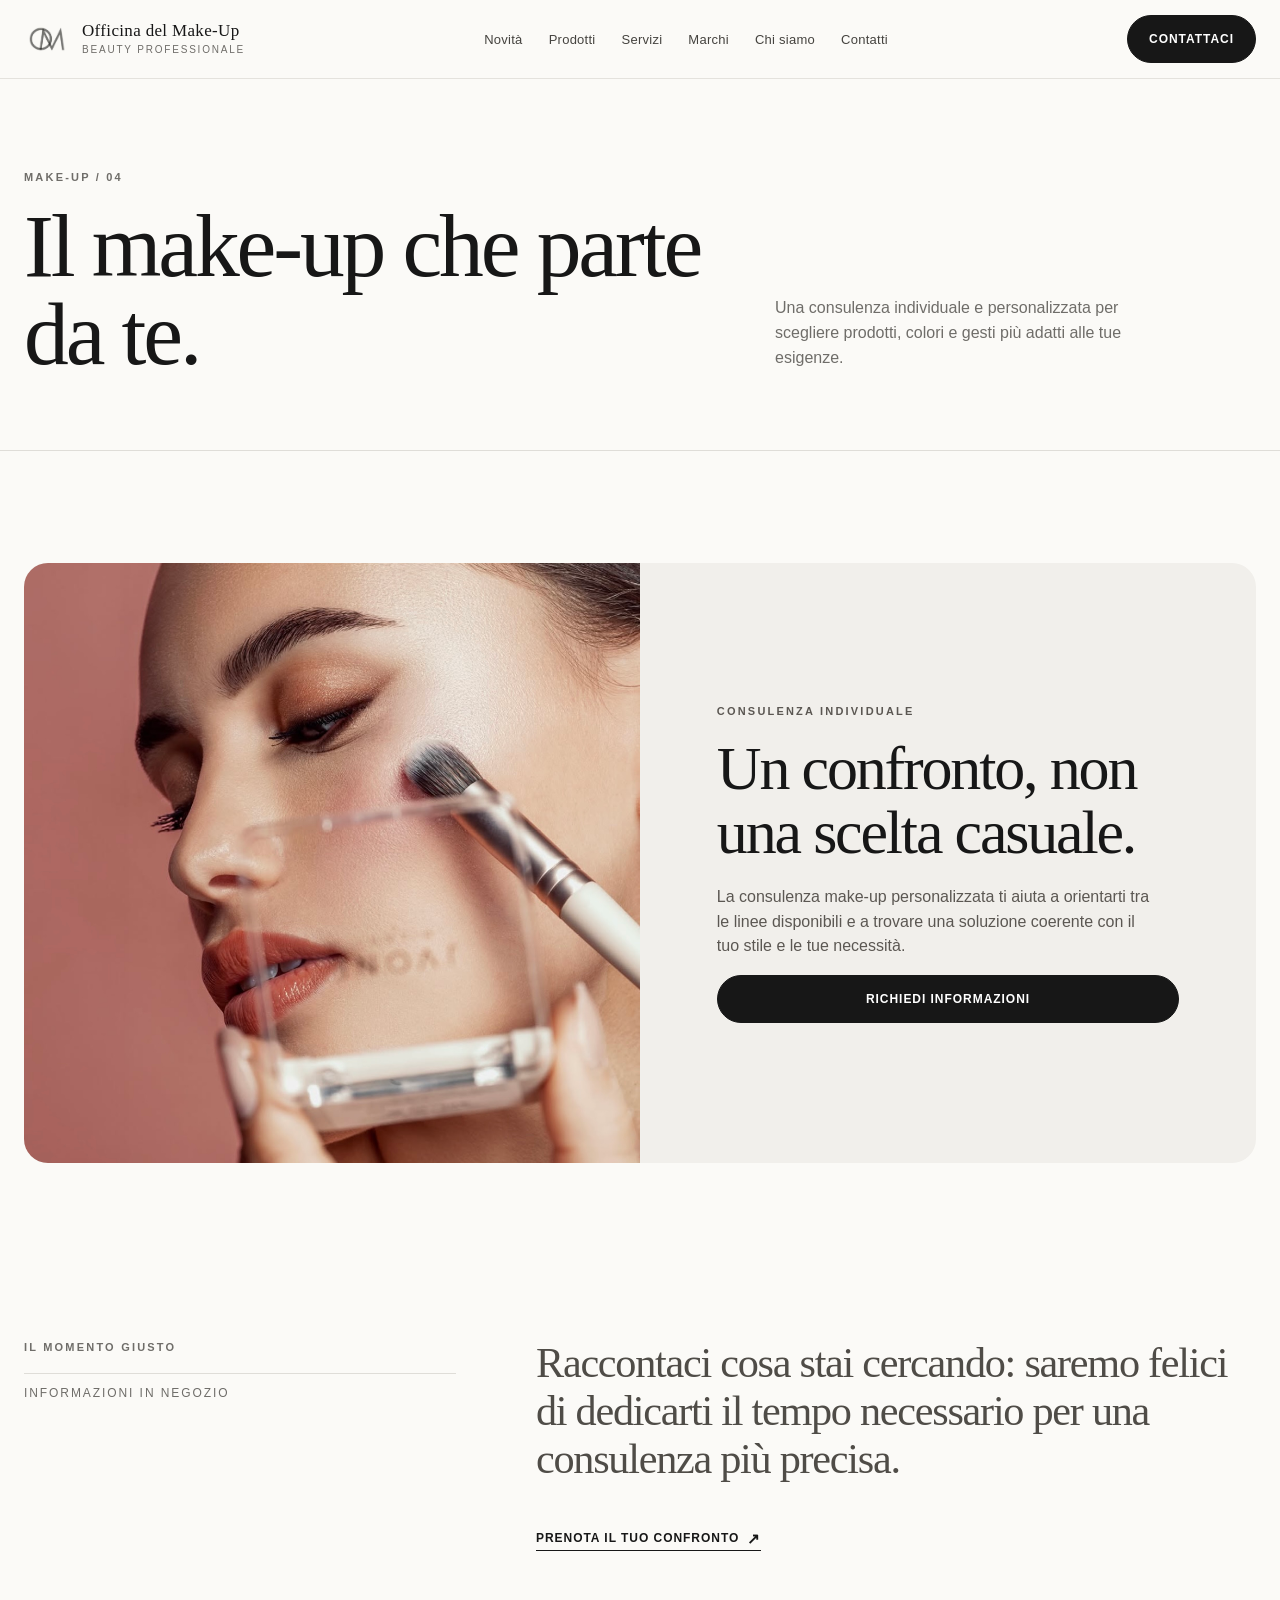
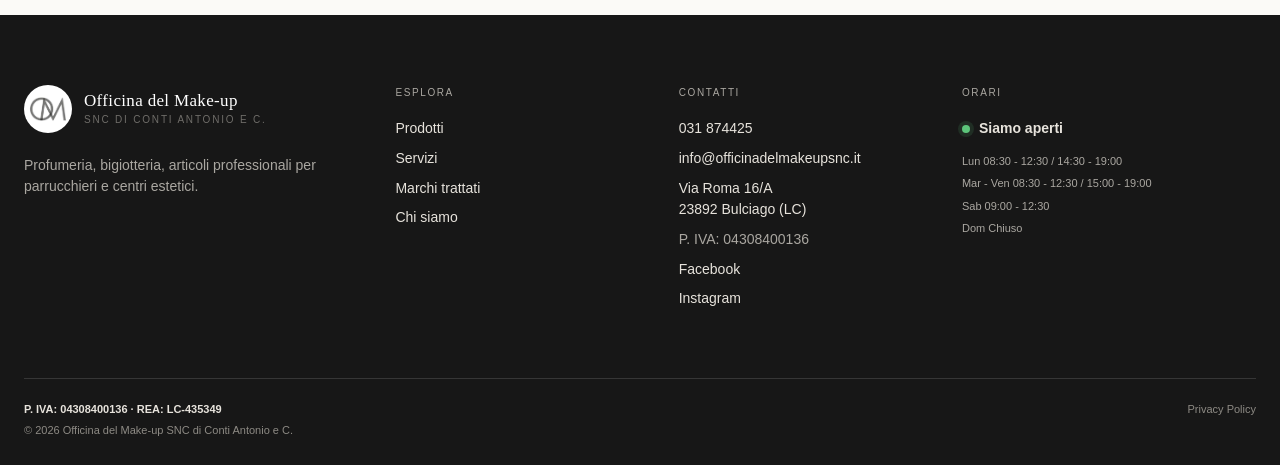
<file: makeup.html>
<!doctype html>
<html lang="it">
<head>
  <meta charset="utf-8">
  <meta name="viewport" content="width=device-width, initial-scale=1">
  <title>Prodotti make-up | Officina del Make-up</title>
  <meta name="description" content="Linee make-up professionali e consigli per scegliere i prodotti più adatti presso Officina del Make-up.">
  <meta name="keywords" content="profumeria, bigiotteria, articoli per parrucchieri, prodotti per parrucchieri, forniture per parrucchieri, articoli per centri estetici, forniture per estetiste, attrezzature professionali parrucchieri, attrezzature per centri estetici, prodotti professionali capelli, colorazione professionale, prodotti per unghie, gel e semipermanente, extension capelli, ingrosso prodotti parrucchieri, idee regalo, profumi, Bulciago, Lecco, Brianza">
  <meta property="og:title" content="Prodotti make-up | Officina del Make-up">
  <meta property="og:description" content="Linee make-up e consigli sui prodotti.">
  <meta property="og:type" content="website">
  <link rel="canonical" href="https://www.officinadelmakeupsnc.it/makeup.html">
  <link rel="stylesheet" href="css/style.css">
</head>
<body>
  <a class="skip-link" href="#contenuto">Vai al contenuto</a>
  <header class="site-header"><div class="container header-inner"><a class="brand" href="index.html" aria-label="Officina del Make-Up, home"><img src="assets/logos/logo-officina.jpg" alt="Logo Officina del Make-Up"><span class="brand-text"><span class="brand-name">Officina del Make-Up</span><span class="brand-caption">Beauty professionale</span></span></a><button class="menu-toggle" type="button" aria-label="Apri menu" aria-expanded="false"><span></span></button><nav class="main-nav" aria-label="Navigazione principale"><ul><li><a href="novita.html">Novità</a></li><li><a href="prodotti.html">Prodotti</a></li><li><a href="servizi.html">Servizi</a></li><li><a href="marchi.html">Marchi</a></li><li><a href="chi-siamo.html">Chi siamo</a></li><li><a href="contatti.html">Contatti</a></li></ul></nav><a class="button" href="contatti.html">Contattaci</a></div></header>
  <main id="contenuto">
    <section class="page-hero"><div class="container page-hero-grid"><div><p class="eyebrow">Make-up / 04</p><h1>Il make-up che parte da te.</h1></div><p class="page-hero-intro">Una consulenza individuale e personalizzata per scegliere prodotti, colori e gesti più adatti alle tue esigenze.</p></div></section>
     <section class="section"><div class="container split-panel reveal"><div class="panel-image"><img src="images/makeup/makeup-01.png" alt="Fotografia della consulenza make-up"></div><div class="panel-copy"><p class="eyebrow">Consulenza individuale</p><h2>Un confronto, non una scelta casuale.</h2><p>La consulenza make-up personalizzata ti aiuta a orientarti tra le linee disponibili e a trovare una soluzione coerente con il tuo stile e le tue necessità.</p><a class="button" href="contatti.html">Richiedi informazioni</a></div></div></section>
    <section class="section section-sm"><div class="container intro reveal"><div><p class="eyebrow">Il momento giusto</p><div class="number-label">Informazioni in negozio</div></div><div class="intro-copy"><p>Raccontaci cosa stai cercando: saremo felici di dedicarti il tempo necessario per una consulenza più precisa.</p><a class="text-link" href="contatti.html">Prenota il tuo confronto</a></div></div></section>
  </main>
   <footer class="site-footer"><div class="container footer-top"><div><a class="footer-brand" href="index.html"><img src="assets/logos/logo-officina.jpg" alt=""><span class="brand-text"><span class="brand-name">Officina del Make-up</span><span class="brand-caption">SNC di Conti Antonio e C.</span></span></a><p class="footer-copy">Profumeria, bigiotteria, articoli professionali per parrucchieri e centri estetici.</p></div><div><p class="footer-title">Esplora</p><ul class="footer-links"><li><a href="prodotti.html">Prodotti</a></li><li><a href="servizi.html">Servizi</a></li><li><a href="marchi.html">Marchi trattati</a></li><li><a href="chi-siamo.html">Chi siamo</a></li></ul></div><div><p class="footer-title">Contatti</p><ul class="footer-links"><li><a href="tel:+39031874425">031 874425</a></li><li><a href="mailto:info@officinadelmakeupsnc.it">info@officinadelmakeupsnc.it</a></li><li>Via Roma 16/A<br>23892 Bulciago (LC)</li></ul></div></div><div class="container footer-bottom"><div class="footer-legal"><span class="footer-vat-line">P. IVA: 04308400136 · REA: LC-435349</span><span class="footer-copyright">© 2026 Officina del Make-up SNC di Conti Antonio e C.</span></div><span><a href="privacy.html">Privacy Policy</a></span></div></footer>
  <script src="js/script.js"></script>
</body>
</html>
</file>
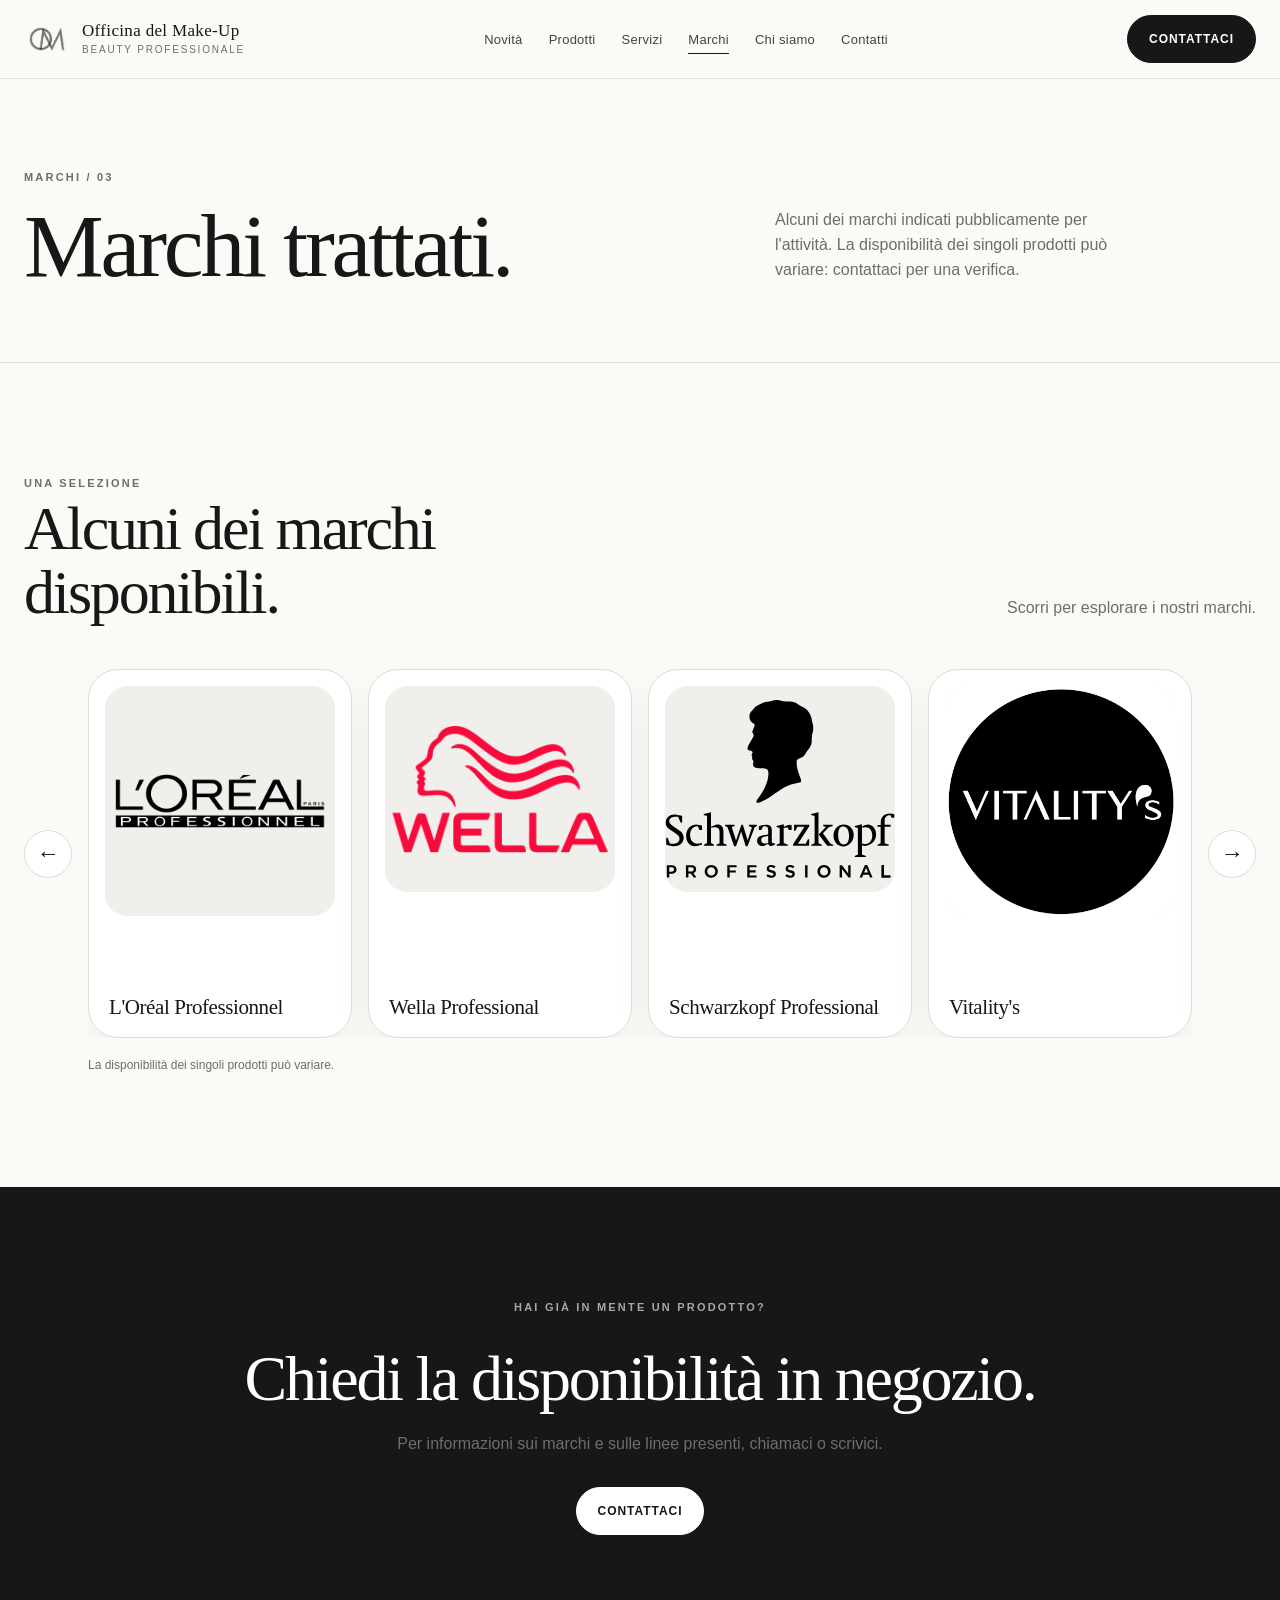
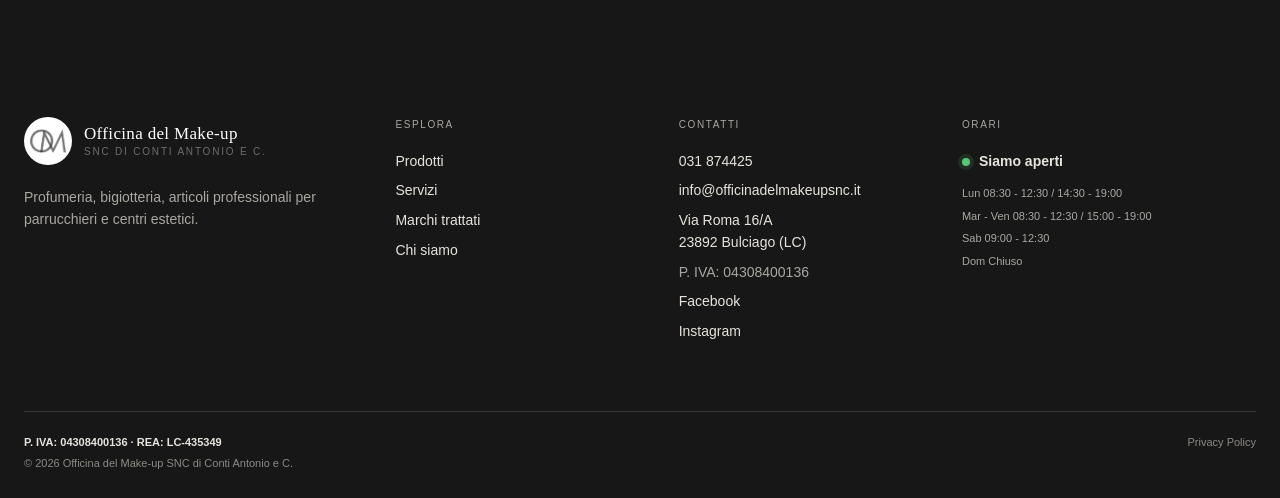
<file: marchi.html>
<!doctype html>
<html lang="it">
<head>
  <meta charset="utf-8">
  <meta name="viewport" content="width=device-width, initial-scale=1">
  <title>Marchi professionali trattati | Officina del Make-up</title>
  <meta name="description" content="I marchi professionali per parrucchieri, centri estetici e profumeria trattati da Officina del Make-up.">
  <meta name="keywords" content="profumeria, bigiotteria, articoli per parrucchieri, prodotti per parrucchieri, forniture per parrucchieri, articoli per centri estetici, forniture per estetiste, attrezzature professionali parrucchieri, attrezzature per centri estetici, prodotti professionali capelli, colorazione professionale, prodotti per unghie, gel e semipermanente, extension capelli, ingrosso prodotti parrucchieri, idee regalo, profumi, Bulciago, Lecco, Brianza">
  <meta property="og:title" content="Marchi professionali trattati | Officina del Make-up">
  <meta property="og:description" content="Marchi professionali per capelli, estetica e profumeria.">
  <meta property="og:type" content="website">
  <link rel="canonical" href="https://www.officinadelmakeupsnc.it/marchi.html">
  <link rel="stylesheet" href="css/style.css">
</head>
<body>
  <a class="skip-link" href="#contenuto">Vai al contenuto</a>
   <header class="site-header"><div class="container header-inner"><a class="brand" href="index.html" aria-label="Officina del Make-Up, home"><img src="assets/logos/logo-officina.jpg" alt="Logo Officina del Make-Up"><span class="brand-text"><span class="brand-name">Officina del Make-Up</span><span class="brand-caption">Beauty professionale</span></span></a><button class="menu-toggle" type="button" aria-label="Apri menu" aria-expanded="false"><span></span></button><nav class="main-nav" aria-label="Navigazione principale"><ul><li><a href="novita.html">Novità</a></li><li><a href="prodotti.html">Prodotti</a></li><li><a href="servizi.html">Servizi</a></li><li><a href="marchi.html" aria-current="page">Marchi</a></li><li><a href="chi-siamo.html">Chi siamo</a></li><li><a href="contatti.html">Contatti</a></li></ul></nav><a class="button" href="contatti.html">Contattaci</a></div></header>
  <main id="contenuto">
    <section class="page-hero"><div class="container page-hero-grid"><div><p class="eyebrow">Marchi / 03</p><h1>Marchi trattati.</h1></div><p class="page-hero-intro">Alcuni dei marchi indicati pubblicamente per l'attività. La disponibilità dei singoli prodotti può variare: contattaci per una verifica.</p></div></section>
     <section class="section"><div class="container"><div class="section-heading reveal"><div><p class="eyebrow">Una selezione</p><h2>Alcuni dei marchi disponibili.</h2></div><p>Scorri per esplorare i nostri marchi.</p></div><div class="news-status" data-content-status="marchi" aria-live="polite"></div><div class="brand-carousel reveal" data-brand-carousel><button class="brand-arrow" type="button" data-brand-prev aria-label="Marchio precedente">←</button><div class="brand-viewport" tabindex="0" aria-label="Marchi trattati, scorri per vedere tutti i marchi"><div class="brand-track" data-brand-track></div></div><button class="brand-arrow" type="button" data-brand-next aria-label="Marchio successivo">→</button></div><p class="brand-carousel-note">La disponibilità dei singoli prodotti può variare.</p></div></section>
    <section class="section section-dark"><div class="container quote-block reveal"><p class="eyebrow">Hai già in mente un prodotto?</p><h2>Chiedi la disponibilità in negozio.</h2><p>Per informazioni sui marchi e sulle linee presenti, chiamaci o scrivici.</p><a class="button button-light" href="contatti.html">Contattaci</a></div></section>
  </main>
   <footer class="site-footer"><div class="container footer-top"><div><a class="footer-brand" href="index.html"><img src="assets/logos/logo-officina.jpg" alt=""><span class="brand-text"><span class="brand-name">Officina del Make-up</span><span class="brand-caption">SNC di Conti Antonio e C.</span></span></a><p class="footer-copy">Profumeria, bigiotteria, articoli professionali per parrucchieri e centri estetici.</p></div><div><p class="footer-title">Esplora</p><ul class="footer-links"><li><a href="prodotti.html">Prodotti</a></li><li><a href="servizi.html">Servizi</a></li><li><a href="marchi.html">Marchi trattati</a></li><li><a href="chi-siamo.html">Chi siamo</a></li></ul></div><div><p class="footer-title">Contatti</p><ul class="footer-links"><li><a href="tel:+39031874425">031 874425</a></li><li><a href="mailto:info@officinadelmakeupsnc.it">info@officinadelmakeupsnc.it</a></li><li>Via Roma 16/A<br>23892 Bulciago (LC)</li></ul></div></div><div class="container footer-bottom"><div class="footer-legal"><span class="footer-vat-line">P. IVA: 04308400136 · REA: LC-435349</span><span class="footer-copyright">© 2026 Officina del Make-up SNC di Conti Antonio e C.</span></div><span><a href="privacy.html">Privacy Policy</a></span></div></footer>
  <script src="data/marchi.js"></script>
  <script src="js/script.js"></script>
</body>
</html>
</file>
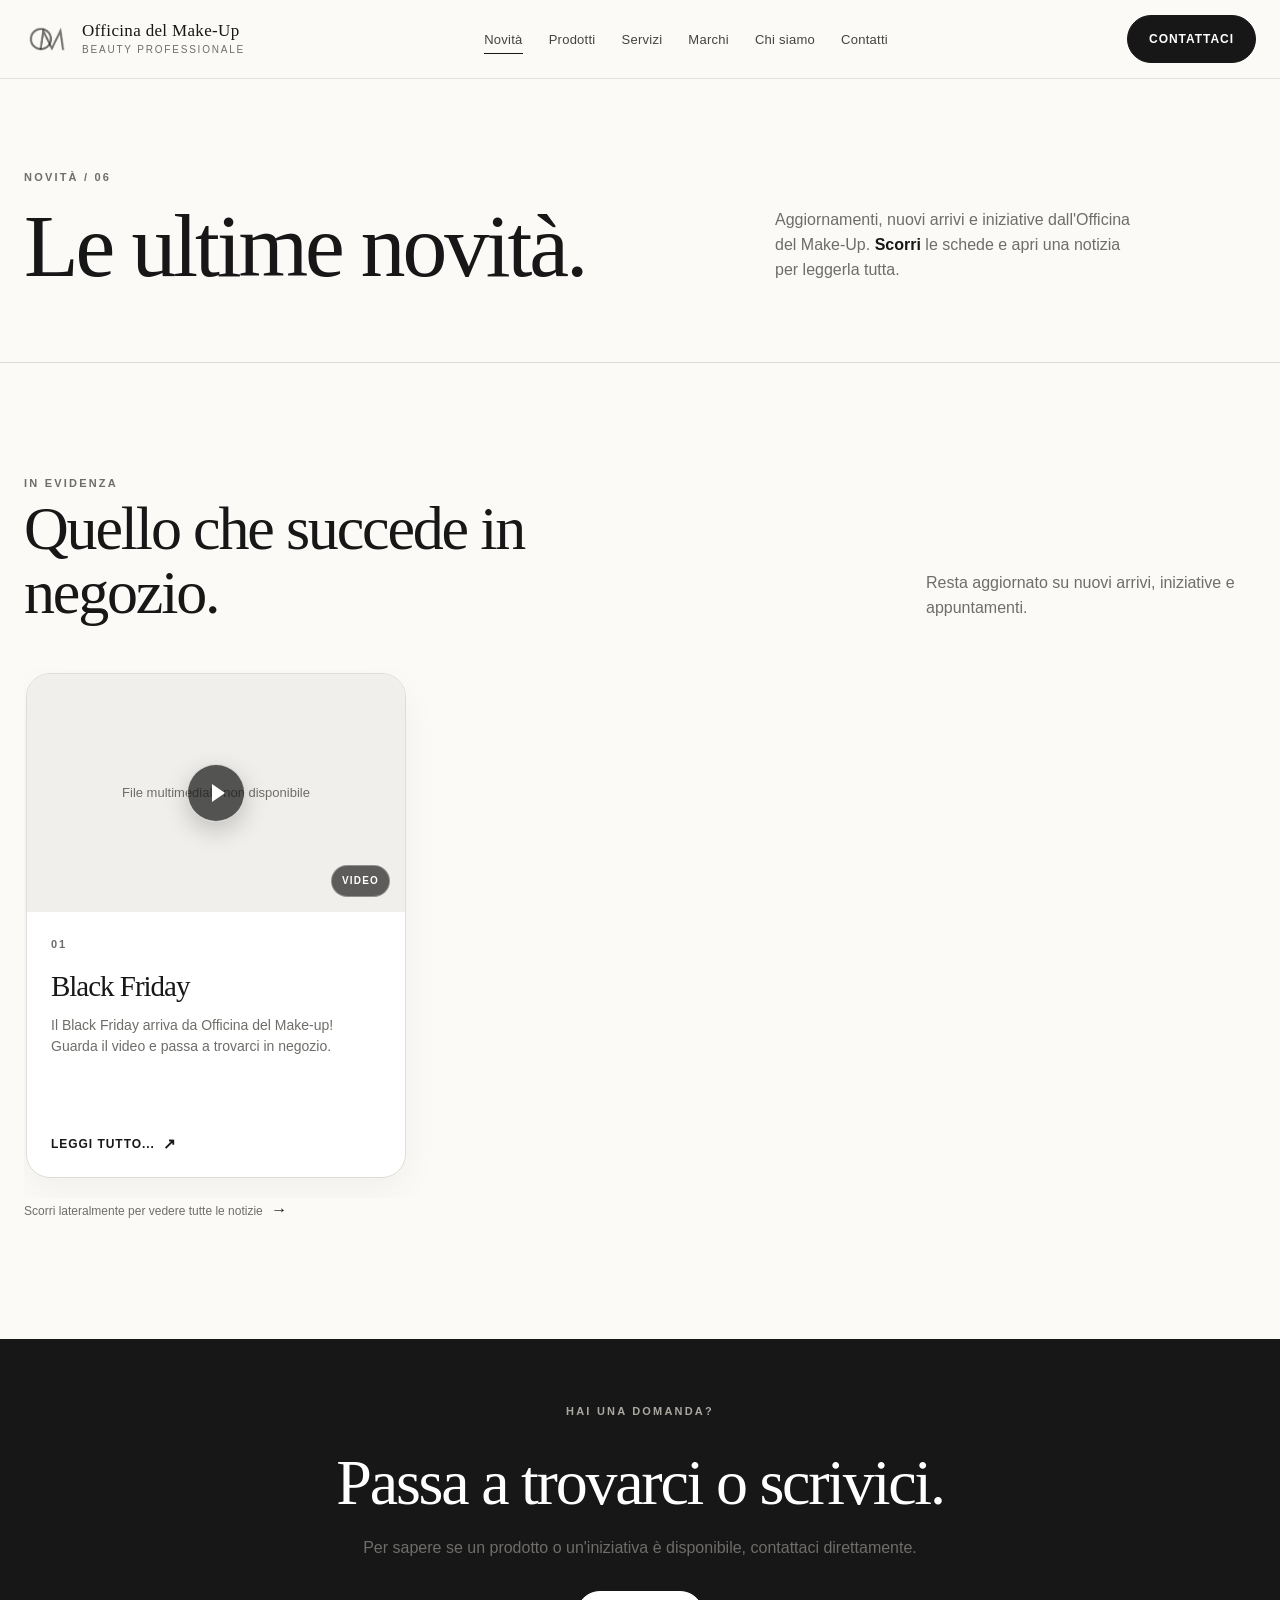
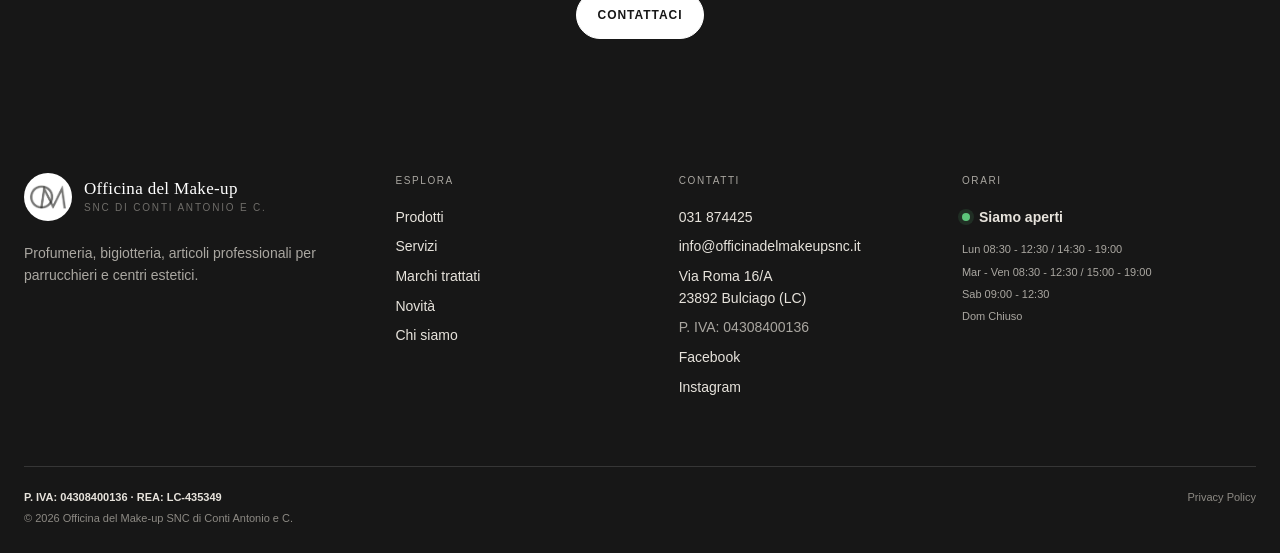
<file: novita.html>
<!doctype html>
<html lang="it">
<head>
  <meta charset="utf-8">
  <meta name="viewport" content="width=device-width, initial-scale=1">
  <title>Novità | Officina del Make-up</title>
  <meta name="description" content="Nuovi arrivi di profumeria, bigiotteria e articoli professionali per parrucchieri e centri estetici.">
  <meta name="keywords" content="profumeria, bigiotteria, articoli per parrucchieri, prodotti per parrucchieri, forniture per parrucchieri, articoli per centri estetici, forniture per estetiste, attrezzature professionali parrucchieri, attrezzature per centri estetici, prodotti professionali capelli, colorazione professionale, prodotti per unghie, gel e semipermanente, extension capelli, ingrosso prodotti parrucchieri, idee regalo, profumi, Bulciago, Lecco, Brianza">
  <meta property="og:title" content="Novità | Officina del Make-up">
  <meta property="og:description" content="Scopri le ultime novità di Officina del Make-up.">
  <meta property="og:type" content="website">
  <link rel="canonical" href="https://www.officinadelmakeupsnc.it/novita.html">
  <link rel="stylesheet" href="css/style.css">
</head>
<body>
  <a class="skip-link" href="#contenuto">Vai al contenuto</a>
  <header class="site-header">
    <div class="container header-inner">
      <a class="brand" href="index.html" aria-label="Officina del Make-Up, home">
        <img src="assets/logos/logo-officina.jpg" alt="Logo Officina del Make-Up">
        <span class="brand-text"><span class="brand-name">Officina del Make-Up</span><span class="brand-caption">Beauty professionale</span></span>
      </a>
      <button class="menu-toggle" type="button" aria-label="Apri menu" aria-expanded="false"><span></span></button>
      <nav class="main-nav" aria-label="Navigazione principale">
        <ul>
          <li><a href="novita.html" aria-current="page">Novità</a></li>
          <li><a href="prodotti.html">Prodotti</a></li>
          <li><a href="servizi.html">Servizi</a></li>
          <li><a href="marchi.html">Marchi</a></li>
          <li><a href="chi-siamo.html">Chi siamo</a></li>
          <li><a href="contatti.html">Contatti</a></li>
        </ul>
      </nav>
      <a class="button" href="contatti.html">Contattaci</a>
    </div>
  </header>

  <main id="contenuto">
    <section class="page-hero">
      <div class="container page-hero-grid">
        <div><p class="eyebrow">Novità / 06</p><h1>Le ultime novità.</h1></div>
        <p class="page-hero-intro">Aggiornamenti, nuovi arrivi e iniziative dall'Officina del Make-Up. <strong>Scorri</strong> le schede e apri una notizia per leggerla tutta.</p>
      </div>
    </section>

    <section class="section news-section">
      <div class="container">
        <div class="section-heading reveal">
          <div><p class="eyebrow">In evidenza</p><h2>Quello che succede in negozio.</h2></div>
          <p>Resta aggiornato su nuovi arrivi, iniziative e appuntamenti.</p>
        </div>
        <div class="news-status" data-news-status aria-live="polite"></div>
        <div class="news-viewport" data-news-viewport tabindex="0" aria-label="Novità, scorri lateralmente per vedere tutte le notizie">
          <div class="news-grid" data-news-grid></div>
        </div>
        <p class="news-scroll-note">Scorri lateralmente per vedere tutte le notizie <span aria-hidden="true">→</span></p>
      </div>
    </section>

    <div class="news-modal" data-news-modal hidden>
      <div class="news-modal-backdrop" data-news-close></div>
      <article class="news-modal-dialog" role="dialog" aria-modal="true" aria-labelledby="news-modal-title">
        <button class="news-modal-close" type="button" data-news-close aria-label="Chiudi notizia">×</button>
        <div class="news-modal-media" data-news-modal-media></div>
        <div class="news-modal-content">
          <p class="eyebrow">Novità</p>
          <h2 id="news-modal-title" data-news-modal-title></h2>
          <div class="news-modal-description" data-news-modal-description></div>
        </div>
      </article>
    </div>

    <section class="section section-dark section-sm">
      <div class="container quote-block reveal">
        <p class="eyebrow">Hai una domanda?</p>
        <h2>Passa a trovarci o scrivici.</h2>
        <p>Per sapere se un prodotto o un'iniziativa è disponibile, contattaci direttamente.</p>
        <a class="button button-light" href="contatti.html">Contattaci</a>
      </div>
    </section>
  </main>

  <footer class="site-footer">
    <div class="container footer-top">
      <div><a class="footer-brand" href="index.html"><img src="assets/logos/logo-officina.jpg" alt=""><span class="brand-text"><span class="brand-name">Officina del Make-up</span><span class="brand-caption">SNC di Conti Antonio e C.</span></span></a><p class="footer-copy">Profumeria, bigiotteria, articoli professionali per parrucchieri e centri estetici.</p></div>
      <div><p class="footer-title">Esplora</p><ul class="footer-links"><li><a href="prodotti.html">Prodotti</a></li><li><a href="servizi.html">Servizi</a></li><li><a href="marchi.html">Marchi trattati</a></li><li><a href="novita.html" aria-current="page">Novità</a></li><li><a href="chi-siamo.html">Chi siamo</a></li></ul></div>
      <div><p class="footer-title">Contatti</p><ul class="footer-links"><li><a href="tel:+39031874425">031 874425</a></li><li><a href="mailto:info@officinadelmakeupsnc.it">info@officinadelmakeupsnc.it</a></li><li>Via Roma 16/A<br>23892 Bulciago (LC)</li></ul></div>
    </div>
    <div class="container footer-bottom"><div class="footer-legal"><span class="footer-vat-line">P. IVA: 04308400136 · REA: LC-435349</span><span class="footer-copyright">© 2026 Officina del Make-up SNC di Conti Antonio e C.</span></div><span><a href="privacy.html">Privacy Policy</a></span></div>
  </footer>
  <script src="data/notizie.js"></script>
  <script src="js/script.js"></script>
</body>
</html>
</file>
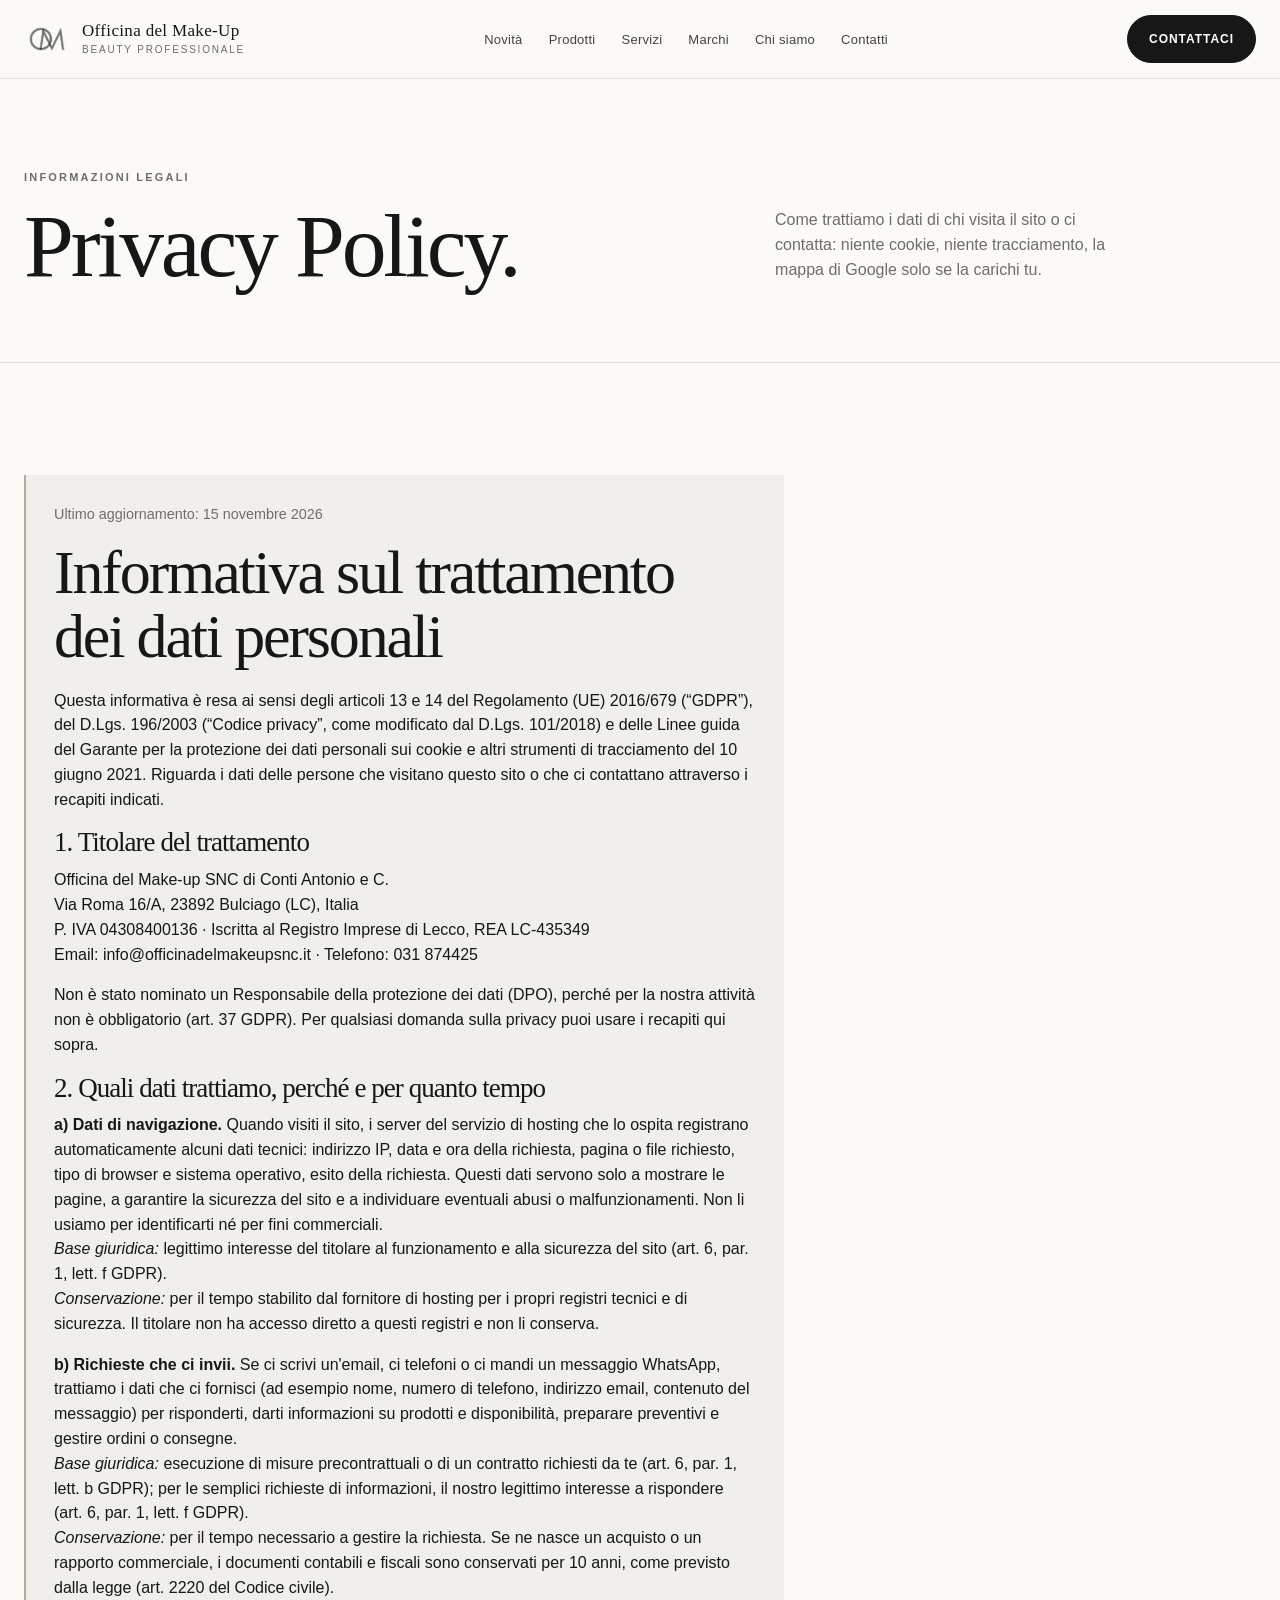
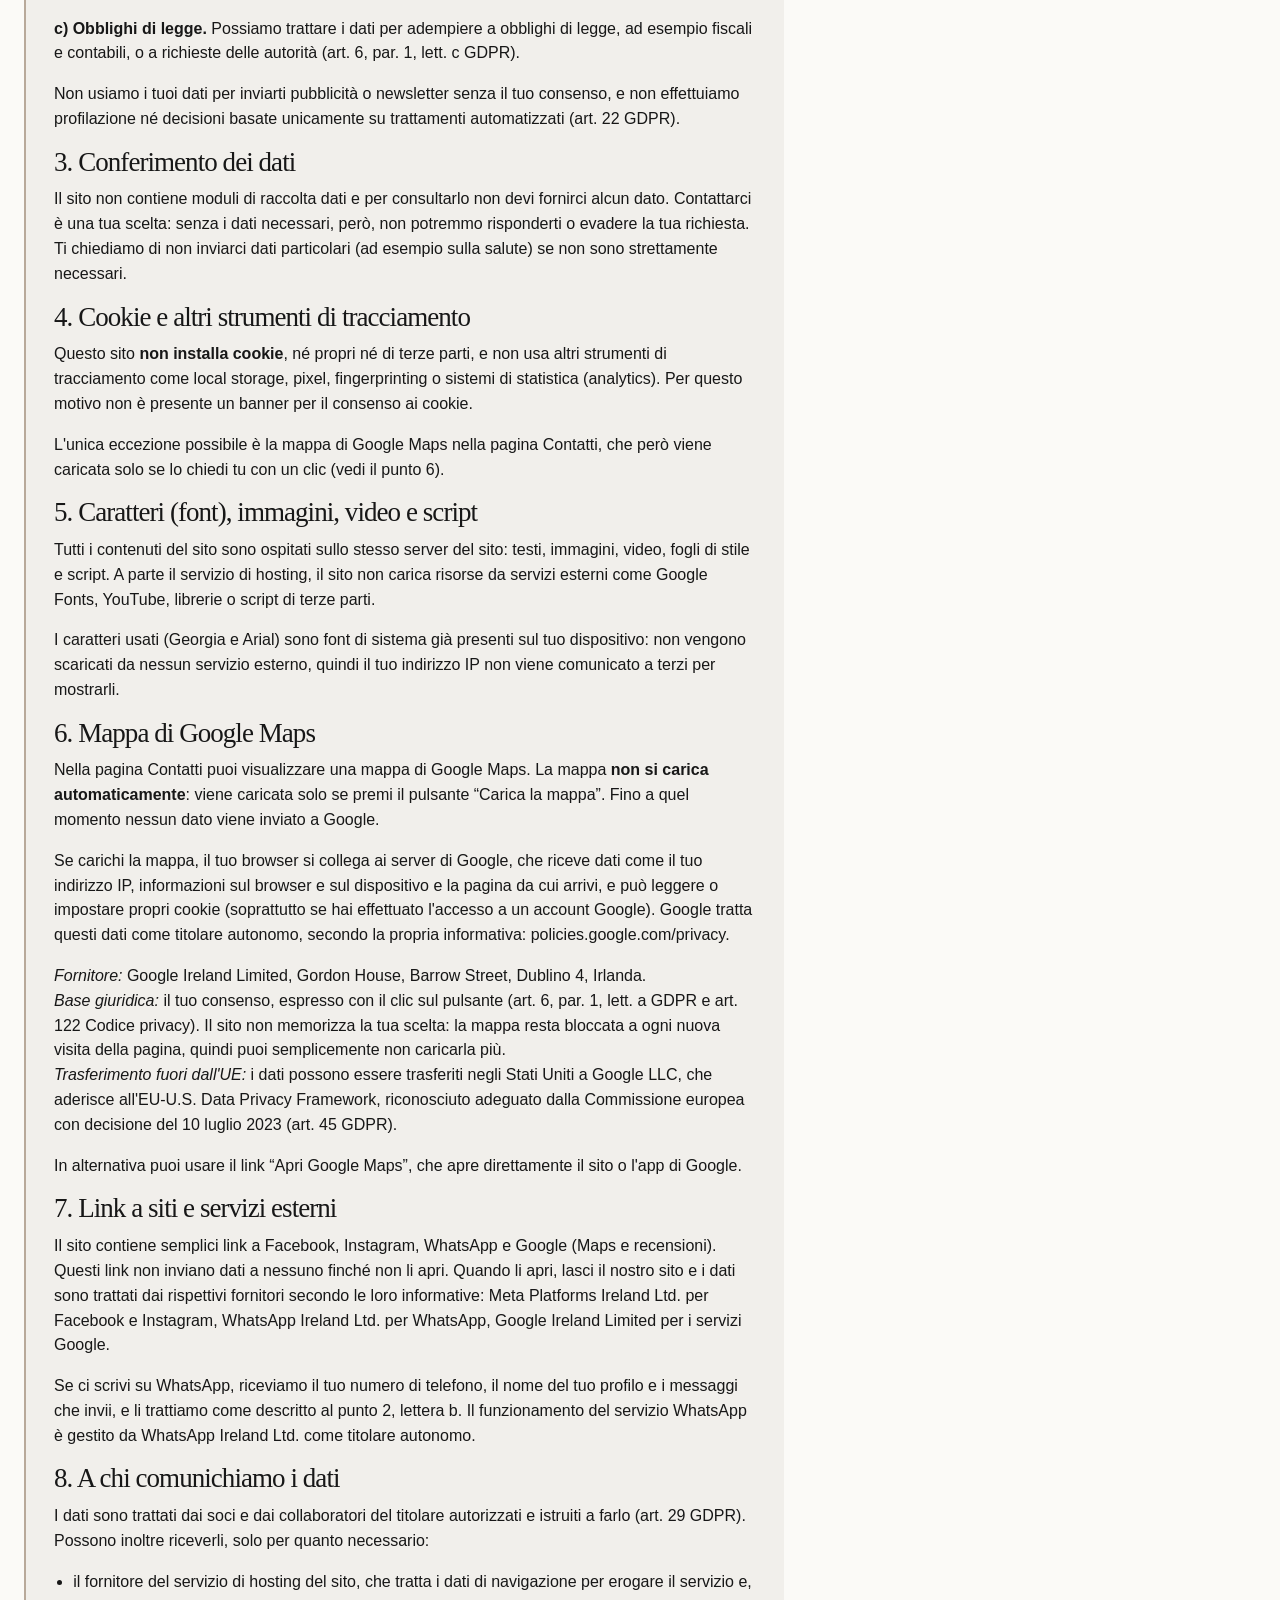
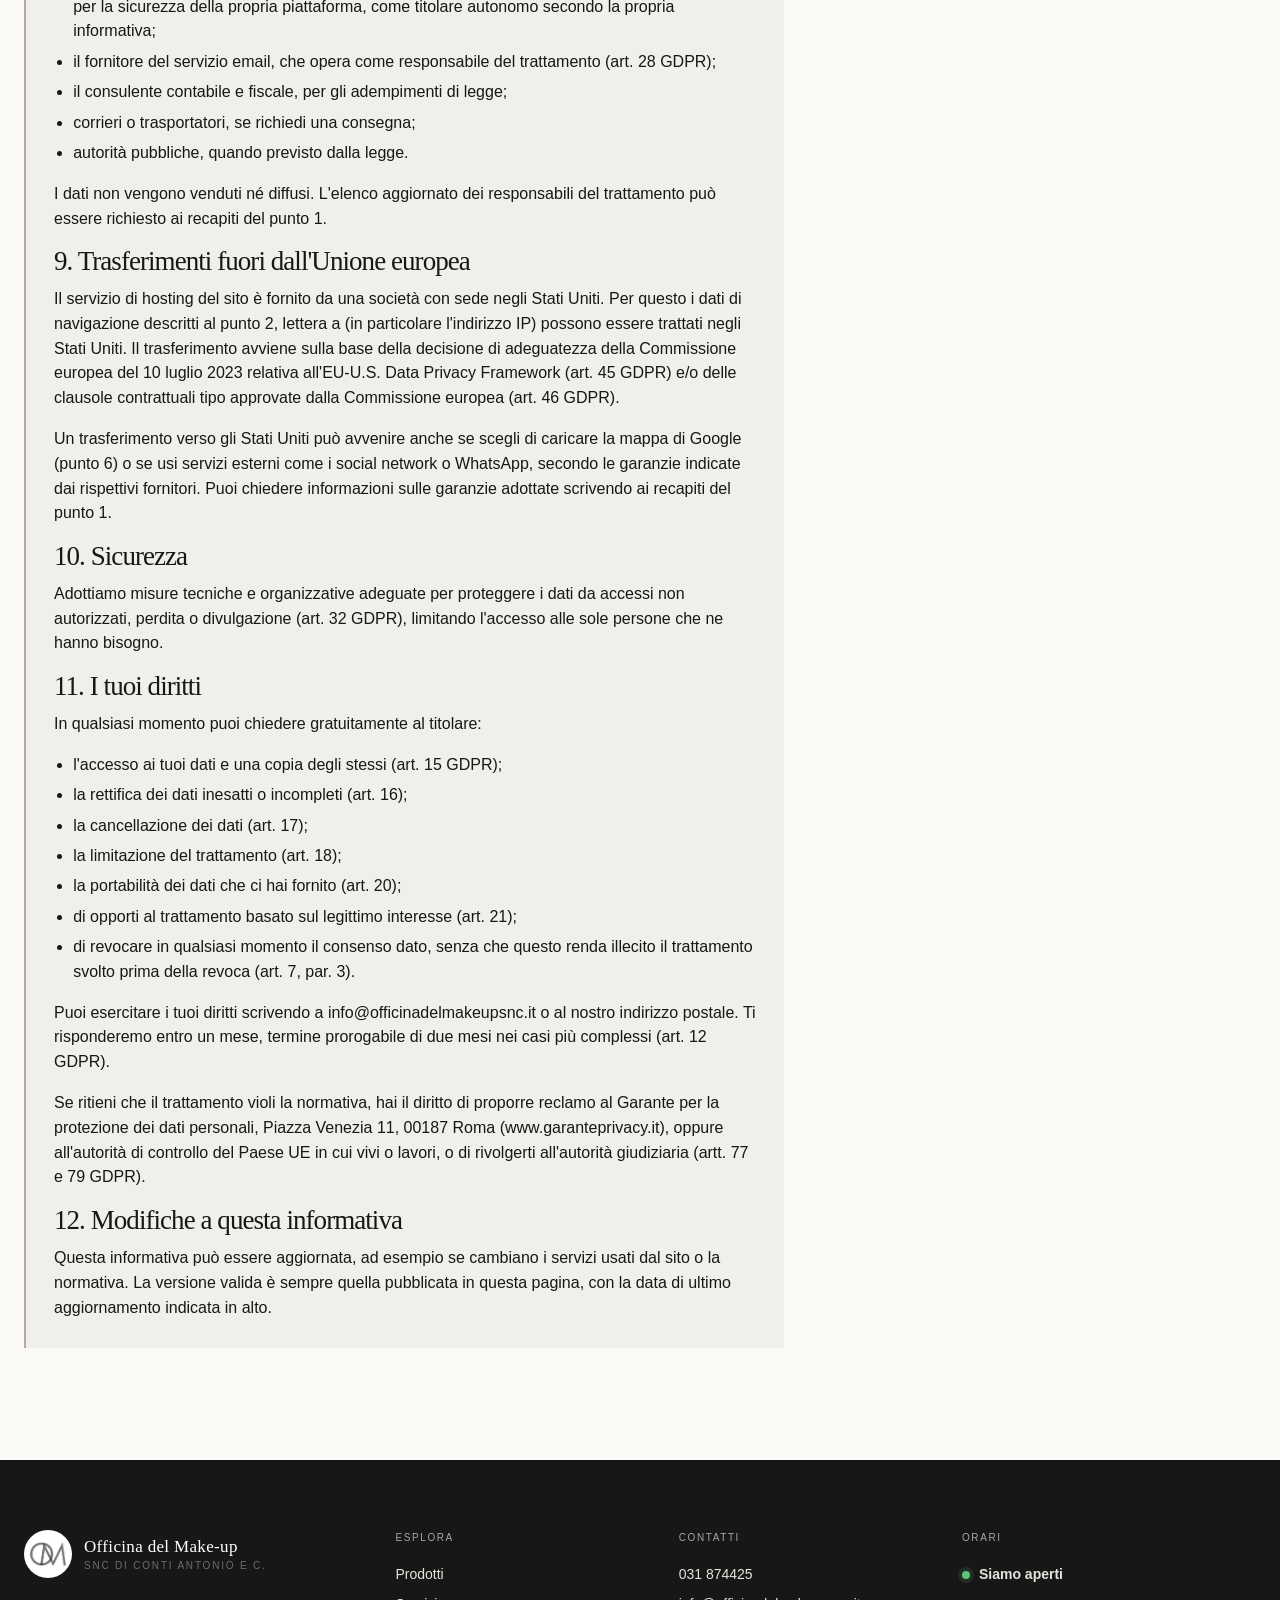
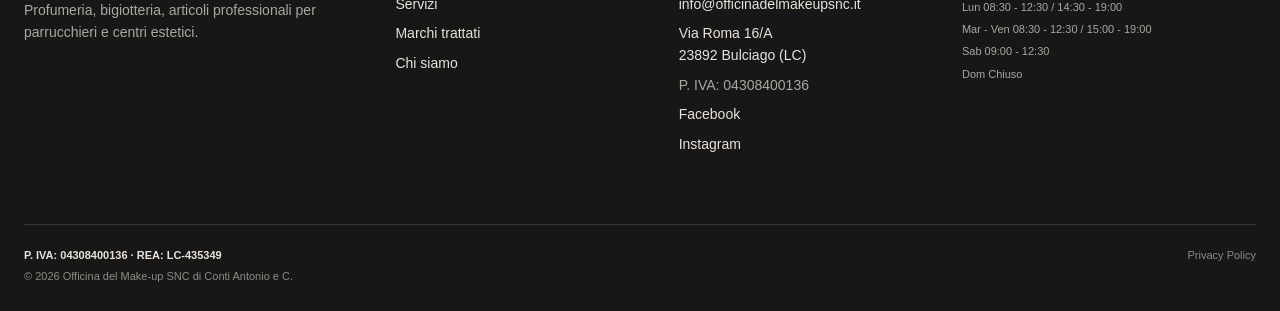
<file: privacy.html>
<!doctype html>
<html lang="it">
<head>
  <meta charset="utf-8">
  <meta name="viewport" content="width=device-width, initial-scale=1">
  <title>Privacy e cookie policy | Officina del Make-up</title>
  <meta name="description" content="Informativa privacy e cookie di Officina del Make-up SNC di Conti Antonio e C., ai sensi del GDPR.">
  <meta name="keywords" content="profumeria, bigiotteria, articoli per parrucchieri, prodotti per parrucchieri, forniture per parrucchieri, articoli per centri estetici, forniture per estetiste, attrezzature professionali parrucchieri, attrezzature per centri estetici, prodotti professionali capelli, colorazione professionale, prodotti per unghie, gel e semipermanente, extension capelli, ingrosso prodotti parrucchieri, idee regalo, profumi, Bulciago, Lecco, Brianza">
  <link rel="stylesheet" href="css/style.css">
</head>
<body>
  <a class="skip-link" href="#contenuto">Vai al contenuto</a>
  <header class="site-header"><div class="container header-inner"><a class="brand" href="index.html" aria-label="Officina del Make-Up, home"><img src="assets/logos/logo-officina.jpg" alt="Logo Officina del Make-Up"><span class="brand-text"><span class="brand-name">Officina del Make-Up</span><span class="brand-caption">Beauty professionale</span></span></a><button class="menu-toggle" type="button" aria-label="Apri menu" aria-expanded="false"><span></span></button><nav class="main-nav" aria-label="Navigazione principale"><ul><li><a href="novita.html">Novità</a></li><li><a href="prodotti.html">Prodotti</a></li><li><a href="servizi.html">Servizi</a></li><li><a href="marchi.html">Marchi</a></li><li><a href="chi-siamo.html">Chi siamo</a></li><li><a href="contatti.html">Contatti</a></li></ul></nav><a class="button" href="contatti.html">Contattaci</a></div></header>
  <main id="contenuto">
    <section class="page-hero"><div class="container page-hero-grid"><div><p class="eyebrow">Informazioni legali</p><h1>Privacy Policy.</h1></div><p class="page-hero-intro">Come trattiamo i dati di chi visita il sito o ci contatta: niente cookie, niente tracciamento, la mappa di Google solo se la carichi tu.</p></div></section>
    <section class="section"><div class="container"><div class="legal-box">
      <p class="legal-updated">Ultimo aggiornamento: 15 novembre 2026</p>
      <h2>Informativa sul trattamento dei dati personali</h2>
      <p>Questa informativa è resa ai sensi degli articoli 13 e 14 del Regolamento (UE) 2016/679 (“GDPR”), del D.Lgs. 196/2003 (“Codice privacy”, come modificato dal D.Lgs. 101/2018) e delle Linee guida del Garante per la protezione dei dati personali sui cookie e altri strumenti di tracciamento del 10 giugno 2021. Riguarda i dati delle persone che visitano questo sito o che ci contattano attraverso i recapiti indicati.</p>

      <h3>1. Titolare del trattamento</h3>
      <p>Officina del Make-up SNC di Conti Antonio e C.<br>Via Roma 16/A, 23892 Bulciago (LC), Italia<br>P. IVA 04308400136 · Iscritta al Registro Imprese di Lecco, REA LC-435349<br>Email: <a href="mailto:info@officinadelmakeupsnc.it">info@officinadelmakeupsnc.it</a> · Telefono: <a href="tel:+39031874425">031 874425</a></p>
      <p>Non è stato nominato un Responsabile della protezione dei dati (DPO), perché per la nostra attività non è obbligatorio (art. 37 GDPR). Per qualsiasi domanda sulla privacy puoi usare i recapiti qui sopra.</p>

      <h3>2. Quali dati trattiamo, perché e per quanto tempo</h3>
      <p><strong>a) Dati di navigazione.</strong> Quando visiti il sito, i server del servizio di hosting che lo ospita registrano automaticamente alcuni dati tecnici: indirizzo IP, data e ora della richiesta, pagina o file richiesto, tipo di browser e sistema operativo, esito della richiesta. Questi dati servono solo a mostrare le pagine, a garantire la sicurezza del sito e a individuare eventuali abusi o malfunzionamenti. Non li usiamo per identificarti né per fini commerciali.<br><em>Base giuridica:</em> legittimo interesse del titolare al funzionamento e alla sicurezza del sito (art. 6, par. 1, lett. f GDPR).<br><em>Conservazione:</em> per il tempo stabilito dal fornitore di hosting per i propri registri tecnici e di sicurezza. Il titolare non ha accesso diretto a questi registri e non li conserva.</p>
      <p><strong>b) Richieste che ci invii.</strong> Se ci scrivi un'email, ci telefoni o ci mandi un messaggio WhatsApp, trattiamo i dati che ci fornisci (ad esempio nome, numero di telefono, indirizzo email, contenuto del messaggio) per risponderti, darti informazioni su prodotti e disponibilità, preparare preventivi e gestire ordini o consegne.<br><em>Base giuridica:</em> esecuzione di misure precontrattuali o di un contratto richiesti da te (art. 6, par. 1, lett. b GDPR); per le semplici richieste di informazioni, il nostro legittimo interesse a rispondere (art. 6, par. 1, lett. f GDPR).<br><em>Conservazione:</em> per il tempo necessario a gestire la richiesta. Se ne nasce un acquisto o un rapporto commerciale, i documenti contabili e fiscali sono conservati per 10 anni, come previsto dalla legge (art. 2220 del Codice civile).</p>
      <p><strong>c) Obblighi di legge.</strong> Possiamo trattare i dati per adempiere a obblighi di legge, ad esempio fiscali e contabili, o a richieste delle autorità (art. 6, par. 1, lett. c GDPR).</p>
      <p>Non usiamo i tuoi dati per inviarti pubblicità o newsletter senza il tuo consenso, e non effettuiamo profilazione né decisioni basate unicamente su trattamenti automatizzati (art. 22 GDPR).</p>

      <h3>3. Conferimento dei dati</h3>
      <p>Il sito non contiene moduli di raccolta dati e per consultarlo non devi fornirci alcun dato. Contattarci è una tua scelta: senza i dati necessari, però, non potremmo risponderti o evadere la tua richiesta. Ti chiediamo di non inviarci dati particolari (ad esempio sulla salute) se non sono strettamente necessari.</p>

      <h3>4. Cookie e altri strumenti di tracciamento</h3>
      <p>Questo sito <strong>non installa cookie</strong>, né propri né di terze parti, e non usa altri strumenti di tracciamento come local storage, pixel, fingerprinting o sistemi di statistica (analytics). Per questo motivo non è presente un banner per il consenso ai cookie.</p>
      <p>L'unica eccezione possibile è la mappa di Google Maps nella pagina Contatti, che però viene caricata solo se lo chiedi tu con un clic (vedi il punto 6).</p>

      <h3>5. Caratteri (font), immagini, video e script</h3>
      <p>Tutti i contenuti del sito sono ospitati sullo stesso server del sito: testi, immagini, video, fogli di stile e script. A parte il servizio di hosting, il sito non carica risorse da servizi esterni come Google Fonts, YouTube, librerie o script di terze parti.</p>
      <p>I caratteri usati (Georgia e Arial) sono font di sistema già presenti sul tuo dispositivo: non vengono scaricati da nessun servizio esterno, quindi il tuo indirizzo IP non viene comunicato a terzi per mostrarli.</p>

      <h3 id="google-maps">6. Mappa di Google Maps</h3>
      <p>Nella pagina Contatti puoi visualizzare una mappa di Google Maps. La mappa <strong>non si carica automaticamente</strong>: viene caricata solo se premi il pulsante “Carica la mappa”. Fino a quel momento nessun dato viene inviato a Google.</p>
      <p>Se carichi la mappa, il tuo browser si collega ai server di Google, che riceve dati come il tuo indirizzo IP, informazioni sul browser e sul dispositivo e la pagina da cui arrivi, e può leggere o impostare propri cookie (soprattutto se hai effettuato l'accesso a un account Google). Google tratta questi dati come titolare autonomo, secondo la propria informativa: <a href="https://policies.google.com/privacy?hl=it" target="_blank" rel="noopener">policies.google.com/privacy</a>.</p>
      <p><em>Fornitore:</em> Google Ireland Limited, Gordon House, Barrow Street, Dublino 4, Irlanda.<br><em>Base giuridica:</em> il tuo consenso, espresso con il clic sul pulsante (art. 6, par. 1, lett. a GDPR e art. 122 Codice privacy). Il sito non memorizza la tua scelta: la mappa resta bloccata a ogni nuova visita della pagina, quindi puoi semplicemente non caricarla più.<br><em>Trasferimento fuori dall'UE:</em> i dati possono essere trasferiti negli Stati Uniti a Google LLC, che aderisce all'EU-U.S. Data Privacy Framework, riconosciuto adeguato dalla Commissione europea con decisione del 10 luglio 2023 (art. 45 GDPR).</p>
      <p>In alternativa puoi usare il link “Apri Google Maps”, che apre direttamente il sito o l'app di Google.</p>

      <h3>7. Link a siti e servizi esterni</h3>
      <p>Il sito contiene semplici link a Facebook, Instagram, WhatsApp e Google (Maps e recensioni). Questi link non inviano dati a nessuno finché non li apri. Quando li apri, lasci il nostro sito e i dati sono trattati dai rispettivi fornitori secondo le loro informative: Meta Platforms Ireland Ltd. per Facebook e Instagram, WhatsApp Ireland Ltd. per WhatsApp, Google Ireland Limited per i servizi Google.</p>
      <p>Se ci scrivi su WhatsApp, riceviamo il tuo numero di telefono, il nome del tuo profilo e i messaggi che invii, e li trattiamo come descritto al punto 2, lettera b. Il funzionamento del servizio WhatsApp è gestito da WhatsApp Ireland Ltd. come titolare autonomo.</p>

      <h3>8. A chi comunichiamo i dati</h3>
      <p>I dati sono trattati dai soci e dai collaboratori del titolare autorizzati e istruiti a farlo (art. 29 GDPR). Possono inoltre riceverli, solo per quanto necessario:</p>
      <ul>
        <li>il fornitore del servizio di hosting del sito, che tratta i dati di navigazione per erogare il servizio e, per la sicurezza della propria piattaforma, come titolare autonomo secondo la propria informativa;</li>
        <li>il fornitore del servizio email, che opera come responsabile del trattamento (art. 28 GDPR);</li>
        <li>il consulente contabile e fiscale, per gli adempimenti di legge;</li>
        <li>corrieri o trasportatori, se richiedi una consegna;</li>
        <li>autorità pubbliche, quando previsto dalla legge.</li>
      </ul>
      <p>I dati non vengono venduti né diffusi. L'elenco aggiornato dei responsabili del trattamento può essere richiesto ai recapiti del punto 1.</p>

      <h3>9. Trasferimenti fuori dall'Unione europea</h3>
      <p>Il servizio di hosting del sito è fornito da una società con sede negli Stati Uniti. Per questo i dati di navigazione descritti al punto 2, lettera a (in particolare l'indirizzo IP) possono essere trattati negli Stati Uniti. Il trasferimento avviene sulla base della decisione di adeguatezza della Commissione europea del 10 luglio 2023 relativa all'EU-U.S. Data Privacy Framework (art. 45 GDPR) e/o delle clausole contrattuali tipo approvate dalla Commissione europea (art. 46 GDPR).</p>
      <p>Un trasferimento verso gli Stati Uniti può avvenire anche se scegli di caricare la mappa di Google (punto 6) o se usi servizi esterni come i social network o WhatsApp, secondo le garanzie indicate dai rispettivi fornitori. Puoi chiedere informazioni sulle garanzie adottate scrivendo ai recapiti del punto 1.</p>

      <h3>10. Sicurezza</h3>
      <p>Adottiamo misure tecniche e organizzative adeguate per proteggere i dati da accessi non autorizzati, perdita o divulgazione (art. 32 GDPR), limitando l'accesso alle sole persone che ne hanno bisogno.</p>

      <h3>11. I tuoi diritti</h3>
      <p>In qualsiasi momento puoi chiedere gratuitamente al titolare:</p>
      <ul>
        <li>l'accesso ai tuoi dati e una copia degli stessi (art. 15 GDPR);</li>
        <li>la rettifica dei dati inesatti o incompleti (art. 16);</li>
        <li>la cancellazione dei dati (art. 17);</li>
        <li>la limitazione del trattamento (art. 18);</li>
        <li>la portabilità dei dati che ci hai fornito (art. 20);</li>
        <li>di opporti al trattamento basato sul legittimo interesse (art. 21);</li>
        <li>di revocare in qualsiasi momento il consenso dato, senza che questo renda illecito il trattamento svolto prima della revoca (art. 7, par. 3).</li>
      </ul>
      <p>Puoi esercitare i tuoi diritti scrivendo a <a href="mailto:info@officinadelmakeupsnc.it">info@officinadelmakeupsnc.it</a> o al nostro indirizzo postale. Ti risponderemo entro un mese, termine prorogabile di due mesi nei casi più complessi (art. 12 GDPR).</p>
      <p>Se ritieni che il trattamento violi la normativa, hai il diritto di proporre reclamo al Garante per la protezione dei dati personali, Piazza Venezia 11, 00187 Roma (<a href="https://www.garanteprivacy.it" target="_blank" rel="noopener">www.garanteprivacy.it</a>), oppure all'autorità di controllo del Paese UE in cui vivi o lavori, o di rivolgerti all'autorità giudiziaria (artt. 77 e 79 GDPR).</p>

      <h3>12. Modifiche a questa informativa</h3>
      <p>Questa informativa può essere aggiornata, ad esempio se cambiano i servizi usati dal sito o la normativa. La versione valida è sempre quella pubblicata in questa pagina, con la data di ultimo aggiornamento indicata in alto.</p>
    </div></div></section>
  </main>
  <footer class="site-footer"><div class="container footer-top"><div><a class="footer-brand" href="index.html"><img src="assets/logos/logo-officina.jpg" alt=""><span class="brand-text"><span class="brand-name">Officina del Make-up</span><span class="brand-caption">SNC di Conti Antonio e C.</span></span></a><p class="footer-copy">Profumeria, bigiotteria, articoli professionali per parrucchieri e centri estetici.</p></div><div><p class="footer-title">Esplora</p><ul class="footer-links"><li><a href="prodotti.html">Prodotti</a></li><li><a href="servizi.html">Servizi</a></li><li><a href="marchi.html">Marchi trattati</a></li><li><a href="chi-siamo.html">Chi siamo</a></li></ul></div><div><p class="footer-title">Contatti</p><ul class="footer-links"><li><a href="tel:+39031874425">031 874425</a></li><li><a href="mailto:info@officinadelmakeupsnc.it">info@officinadelmakeupsnc.it</a></li><li>Via Roma 16/A<br>23892 Bulciago (LC)</li></ul></div></div><div class="container footer-bottom"><div class="footer-legal"><span class="footer-vat-line">P. IVA: 04308400136 · REA: LC-435349</span><span class="footer-copyright">© 2026 Officina del Make-up SNC di Conti Antonio e C.</span></div><span><a href="privacy.html">Privacy Policy</a></span></div></footer>
  <script src="js/script.js"></script>
</body>
</html>
</file>
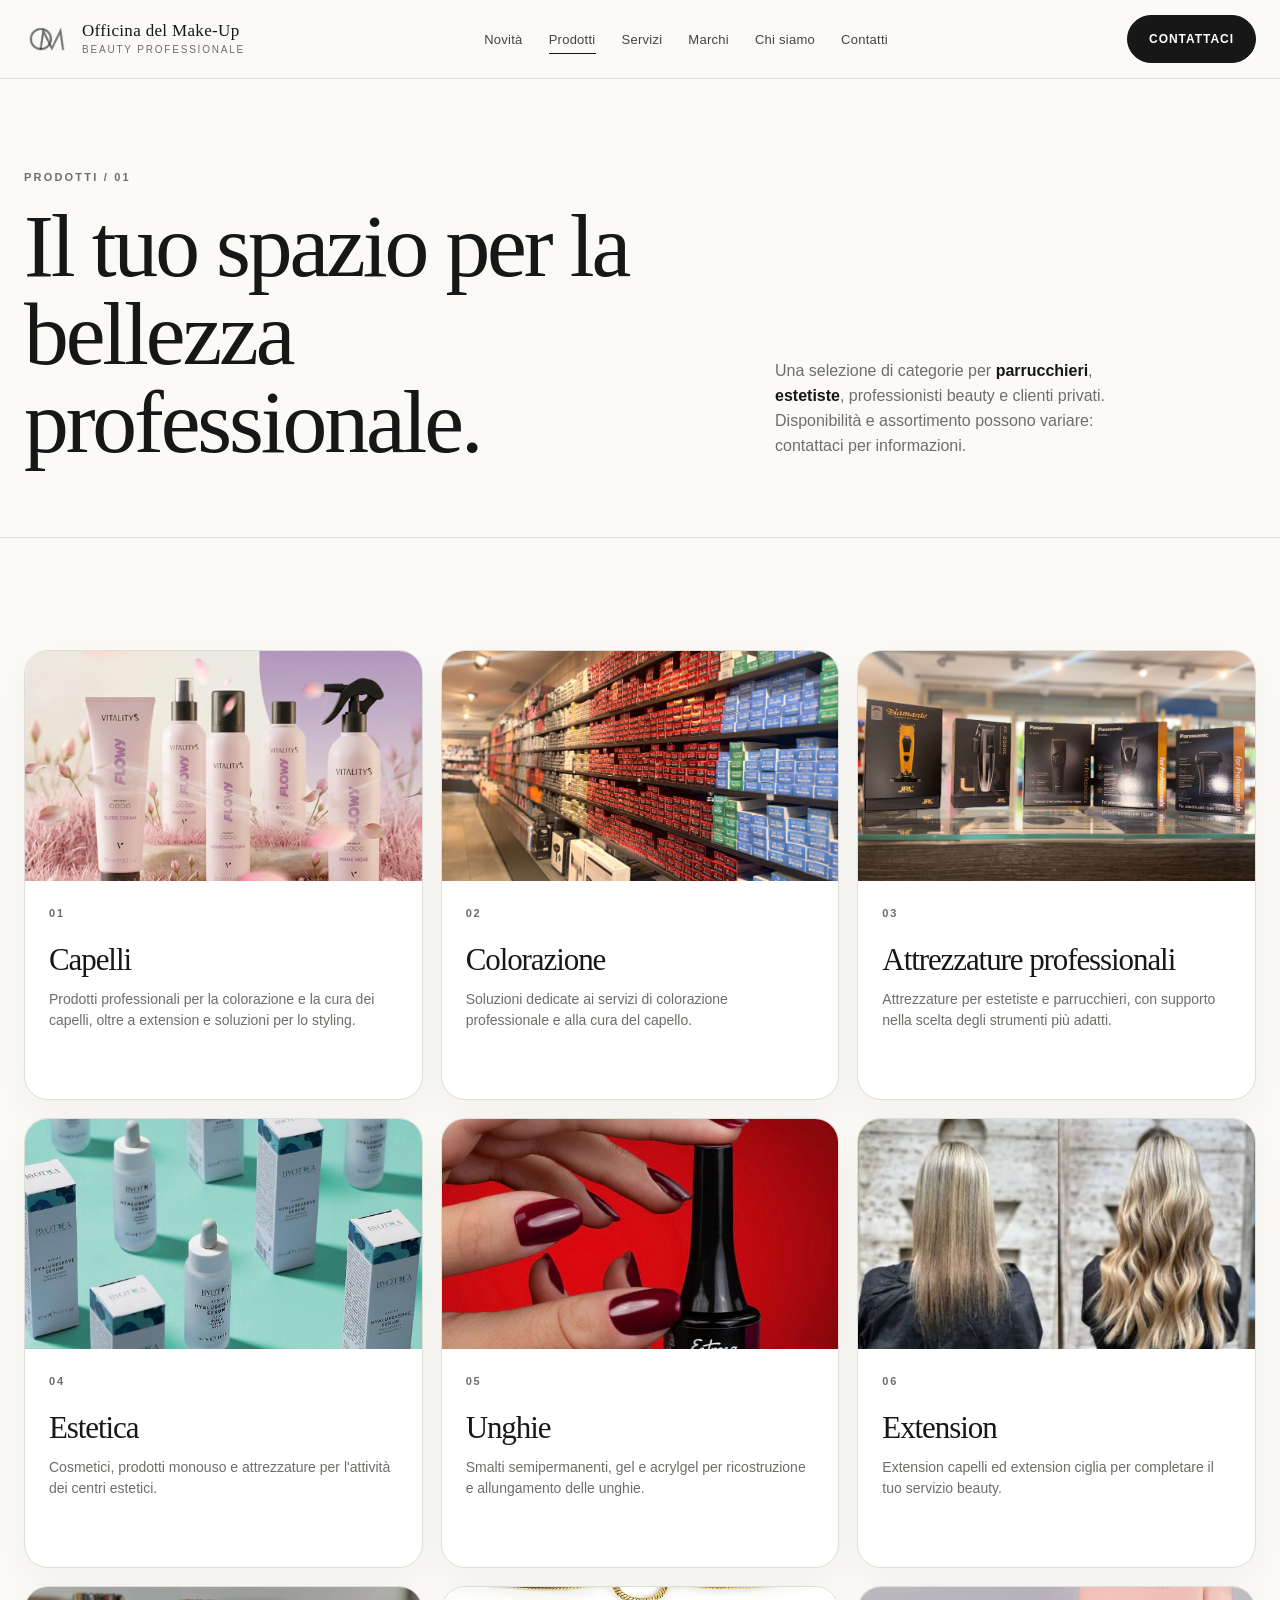
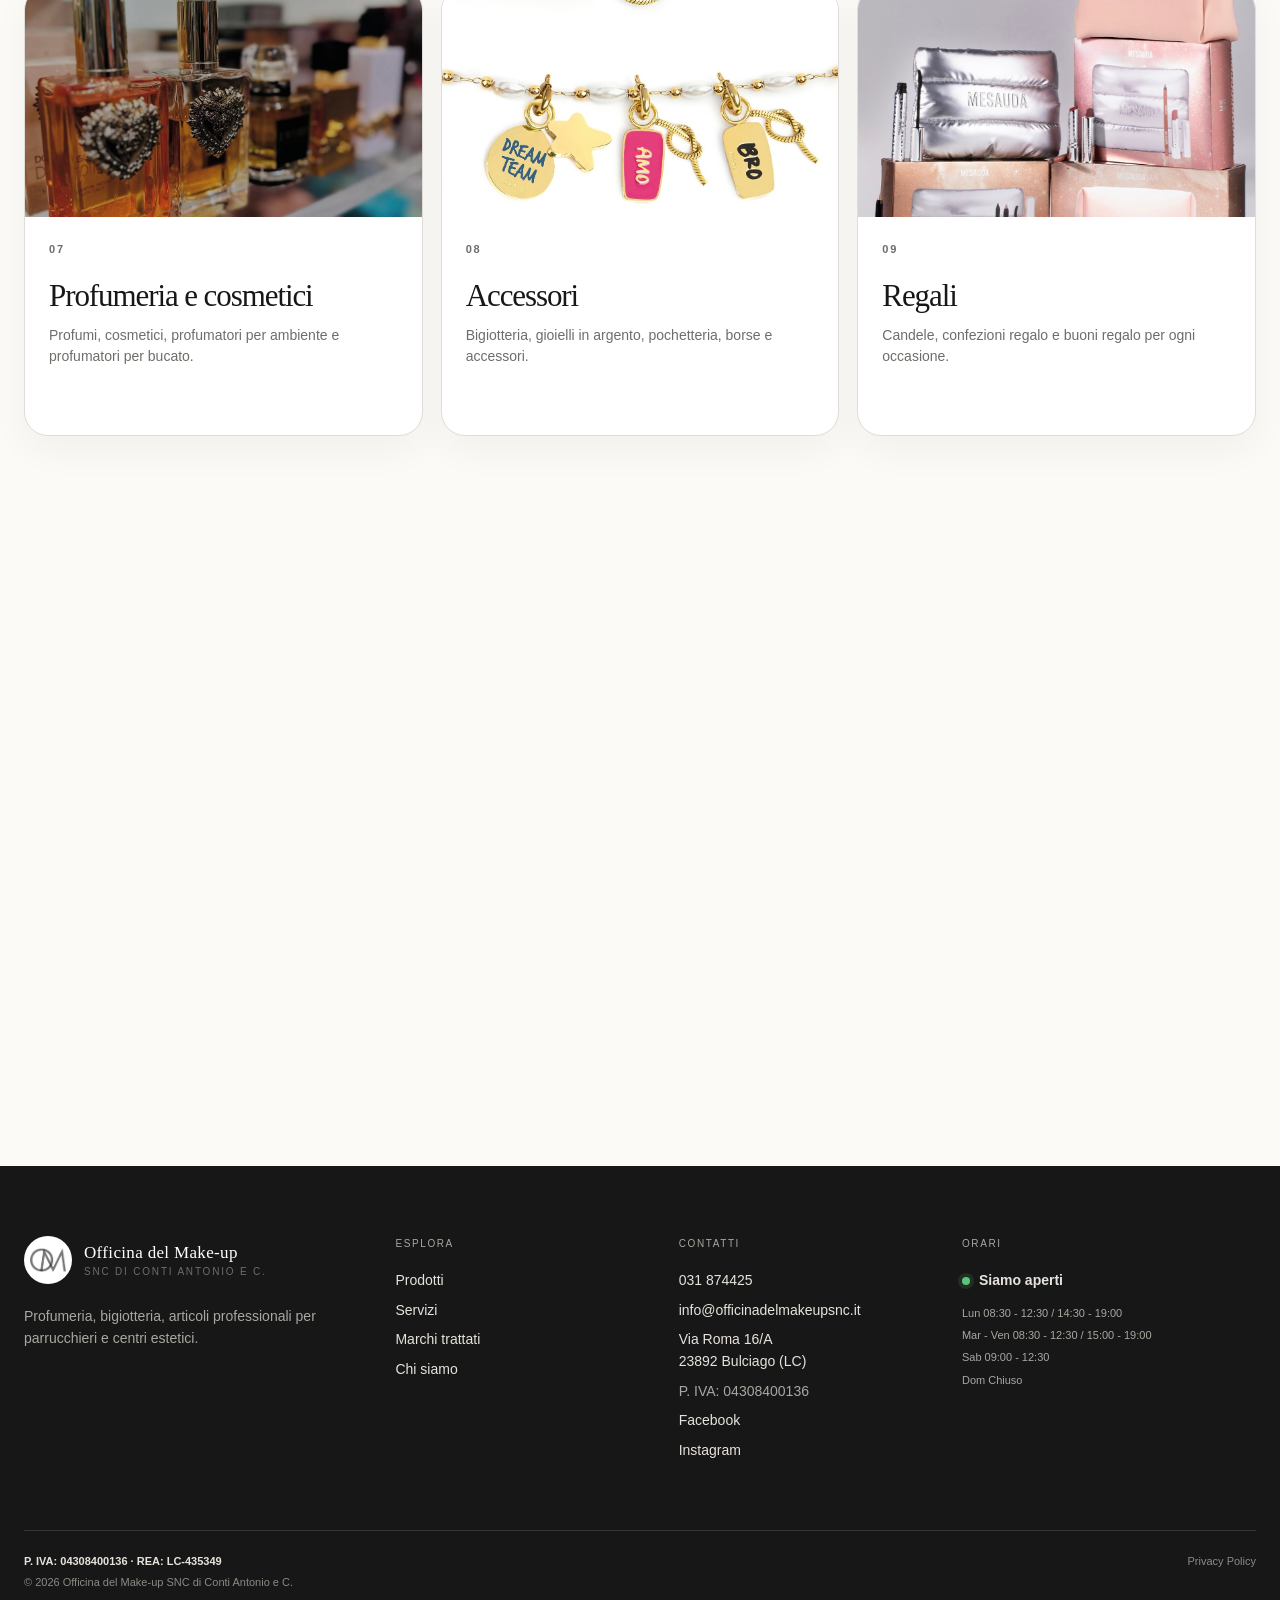
<file: prodotti.html>
<!doctype html>
<html lang="it">
<head>
  <meta charset="utf-8">
  <meta name="viewport" content="width=device-width, initial-scale=1">
  <title>Prodotti per parrucchieri, centri estetici e profumeria | Officina del Make-up</title>
  <meta name="description" content="Prodotti e attrezzature professionali per parrucchieri e centri estetici, profumeria, bigiotteria, unghie, extension e idee regalo.">
  <meta name="keywords" content="profumeria, bigiotteria, articoli per parrucchieri, prodotti per parrucchieri, forniture per parrucchieri, articoli per centri estetici, forniture per estetiste, attrezzature professionali parrucchieri, attrezzature per centri estetici, prodotti professionali capelli, colorazione professionale, prodotti per unghie, gel e semipermanente, extension capelli, ingrosso prodotti parrucchieri, idee regalo, profumi, Bulciago, Lecco, Brianza">
  <meta property="og:title" content="Prodotti per parrucchieri, centri estetici e profumeria | Officina del Make-up">
  <meta property="og:description" content="Articoli professionali per parrucchieri e centri estetici, profumeria e bigiotteria.">
  <meta property="og:type" content="website">
  <link rel="canonical" href="https://www.officinadelmakeupsnc.it/prodotti.html">
  <link rel="stylesheet" href="css/style.css">
</head>
<body>
  <a class="skip-link" href="#contenuto">Vai al contenuto</a>
  <header class="site-header"><div class="container header-inner">
    <a class="brand" href="index.html" aria-label="Officina del Make-Up, home"><img src="assets/logos/logo-officina.jpg" alt="Logo Officina del Make-Up"><span class="brand-text"><span class="brand-name">Officina del Make-Up</span><span class="brand-caption">Beauty professionale</span></span></a>
    <button class="menu-toggle" type="button" aria-label="Apri menu" aria-expanded="false"><span></span></button>
    <nav class="main-nav" aria-label="Navigazione principale"><ul><li><a href="novita.html">Novità</a></li><li><a href="prodotti.html" aria-current="page">Prodotti</a></li><li><a href="servizi.html">Servizi</a></li><li><a href="marchi.html">Marchi</a></li><li><a href="chi-siamo.html">Chi siamo</a></li><li><a href="contatti.html">Contatti</a></li></ul></nav>
    <a class="button" href="contatti.html">Contattaci</a>
  </div></header>
  <main id="contenuto">
     <section class="page-hero"><div class="container page-hero-grid"><div><p class="eyebrow">Prodotti / 01</p><h1>Il tuo spazio per la bellezza professionale.</h1></div><p class="page-hero-intro">Una selezione di categorie per <strong>parrucchieri</strong>, <strong>estetiste</strong>, professionisti beauty e clienti privati. Disponibilità e assortimento possono variare: contattaci per informazioni.</p></div></section>
    <section class="section"><div class="container">
       <div class="news-status" data-content-status="prodotti" aria-live="polite"></div>
       <div class="product-grid" data-product-grid></div>
    </div></section>
      <section class="section section-sm"><div class="container split-panel reveal"><div class="panel-image"><img src="images/scegliere/scegliere-01.png" alt="Il negozio Officina del Make-up"></div><div class="panel-copy"><p class="eyebrow">Una scelta guidata</p><h2>Non sai da dove partire?</h2><p>Passa in negozio o contattaci. Possiamo aiutarti a orientarti tra le categorie in base alle tue esigenze.</p><a class="button" href="contatti.html">Contattaci</a></div></div></section>
  </main>
     <footer class="site-footer"><div class="container footer-top"><div><a class="footer-brand" href="index.html"><img src="assets/logos/logo-officina.jpg" alt=""><span class="brand-text"><span class="brand-name">Officina del Make-up</span><span class="brand-caption">SNC di Conti Antonio e C.</span></span></a><p class="footer-copy">Profumeria, bigiotteria, articoli professionali per parrucchieri e centri estetici.</p></div><div><p class="footer-title">Esplora</p><ul class="footer-links"><li><a href="prodotti.html">Prodotti</a></li><li><a href="servizi.html">Servizi</a></li><li><a href="marchi.html">Marchi trattati</a></li><li><a href="chi-siamo.html">Chi siamo</a></li></ul></div><div><p class="footer-title">Contatti</p><ul class="footer-links"><li><a href="tel:+39031874425">031 874425</a></li><li><a href="mailto:info@officinadelmakeupsnc.it">info@officinadelmakeupsnc.it</a></li><li>Via Roma 16/A<br>23892 Bulciago (LC)</li></ul></div></div><div class="container footer-bottom"><div class="footer-legal"><span class="footer-vat-line">P. IVA: 04308400136 · REA: LC-435349</span><span class="footer-copyright">© 2026 Officina del Make-up SNC di Conti Antonio e C.</span></div><span><a href="privacy.html">Privacy Policy</a></span></div></footer>
  <script src="data/prodotti.js"></script>
  <script src="js/script.js"></script>
</body>
</html>
</file>
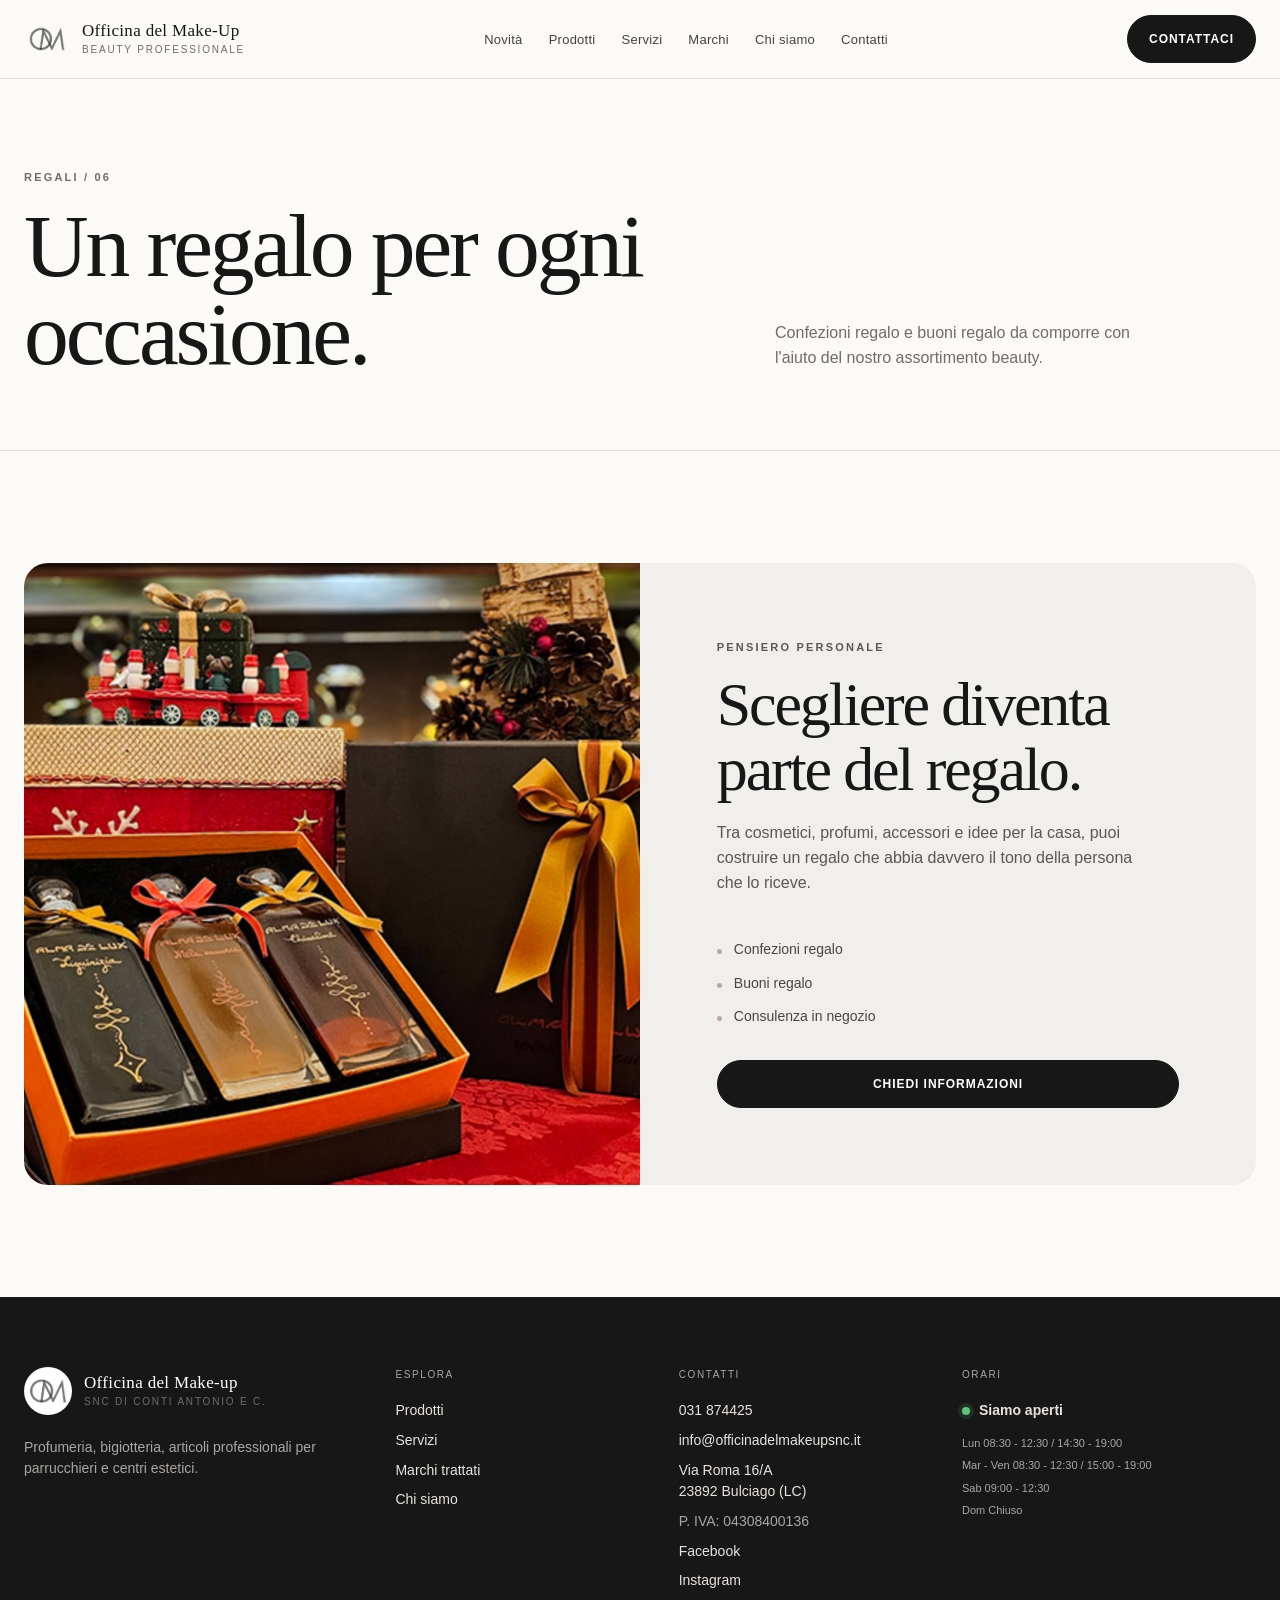
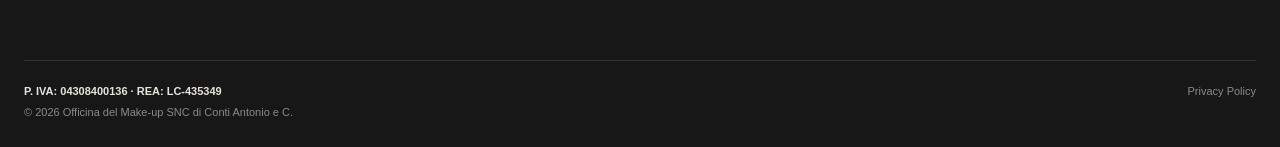
<file: regali.html>
<!doctype html>
<html lang="it">
<head>
  <meta charset="utf-8">
  <meta name="viewport" content="width=device-width, initial-scale=1">
  <title>Idee regalo, profumi e bigiotteria | Officina del Make-up</title>
  <meta name="description" content="Profumi, bigiotteria, candele, confezioni regalo e buoni regalo per ogni occasione presso Officina del Make-up.">
  <meta name="keywords" content="profumeria, bigiotteria, articoli per parrucchieri, prodotti per parrucchieri, forniture per parrucchieri, articoli per centri estetici, forniture per estetiste, attrezzature professionali parrucchieri, attrezzature per centri estetici, prodotti professionali capelli, colorazione professionale, prodotti per unghie, gel e semipermanente, extension capelli, ingrosso prodotti parrucchieri, idee regalo, profumi, Bulciago, Lecco, Brianza">
  <meta property="og:title" content="Idee regalo, profumi e bigiotteria | Officina del Make-up">
  <meta property="og:description" content="Un regalo per ogni occasione, tra profumeria e bigiotteria.">
  <meta property="og:type" content="website">
  <link rel="canonical" href="https://www.officinadelmakeupsnc.it/regali.html">
  <link rel="stylesheet" href="css/style.css">
</head>
<body>
  <a class="skip-link" href="#contenuto">Vai al contenuto</a>
  <header class="site-header"><div class="container header-inner"><a class="brand" href="index.html" aria-label="Officina del Make-Up, home"><img src="assets/logos/logo-officina.jpg" alt="Logo Officina del Make-Up"><span class="brand-text"><span class="brand-name">Officina del Make-Up</span><span class="brand-caption">Beauty professionale</span></span></a><button class="menu-toggle" type="button" aria-label="Apri menu" aria-expanded="false"><span></span></button><nav class="main-nav" aria-label="Navigazione principale"><ul><li><a href="novita.html">Novità</a></li><li><a href="prodotti.html">Prodotti</a></li><li><a href="servizi.html">Servizi</a></li><li><a href="marchi.html">Marchi</a></li><li><a href="chi-siamo.html">Chi siamo</a></li><li><a href="contatti.html">Contatti</a></li></ul></nav><a class="button" href="contatti.html">Contattaci</a></div></header>
  <main id="contenuto">
    <section class="page-hero"><div class="container page-hero-grid"><div><p class="eyebrow">Regali / 06</p><h1>Un regalo per ogni occasione.</h1></div><p class="page-hero-intro">Confezioni regalo e buoni regalo da comporre con l'aiuto del nostro assortimento beauty.</p></div></section>
     <section class="section"><div class="container split-panel reveal"><div class="panel-image"><img src="images/regali/regali-01.png" alt="Fotografia di confezioni regalo"></div><div class="panel-copy"><p class="eyebrow">Pensiero personale</p><h2>Scegliere diventa parte del regalo.</h2><p>Tra cosmetici, profumi, accessori e idee per la casa, puoi costruire un regalo che abbia davvero il tono della persona che lo riceve.</p><ul class="check-list"><li>Confezioni regalo</li><li>Buoni regalo</li><li>Consulenza in negozio</li></ul><a class="button" href="contatti.html">Chiedi informazioni</a></div></div></section>
  </main>
   <footer class="site-footer"><div class="container footer-top"><div><a class="footer-brand" href="index.html"><img src="assets/logos/logo-officina.jpg" alt=""><span class="brand-text"><span class="brand-name">Officina del Make-up</span><span class="brand-caption">SNC di Conti Antonio e C.</span></span></a><p class="footer-copy">Profumeria, bigiotteria, articoli professionali per parrucchieri e centri estetici.</p></div><div><p class="footer-title">Esplora</p><ul class="footer-links"><li><a href="prodotti.html">Prodotti</a></li><li><a href="servizi.html">Servizi</a></li><li><a href="marchi.html">Marchi trattati</a></li><li><a href="chi-siamo.html">Chi siamo</a></li></ul></div><div><p class="footer-title">Contatti</p><ul class="footer-links"><li><a href="tel:+39031874425">031 874425</a></li><li><a href="mailto:info@officinadelmakeupsnc.it">info@officinadelmakeupsnc.it</a></li><li>Via Roma 16/A<br>23892 Bulciago (LC)</li></ul></div></div><div class="container footer-bottom"><div class="footer-legal"><span class="footer-vat-line">P. IVA: 04308400136 · REA: LC-435349</span><span class="footer-copyright">© 2026 Officina del Make-up SNC di Conti Antonio e C.</span></div><span><a href="privacy.html">Privacy Policy</a></span></div></footer>
  <script src="js/script.js"></script>
</body>
</html>
</file>
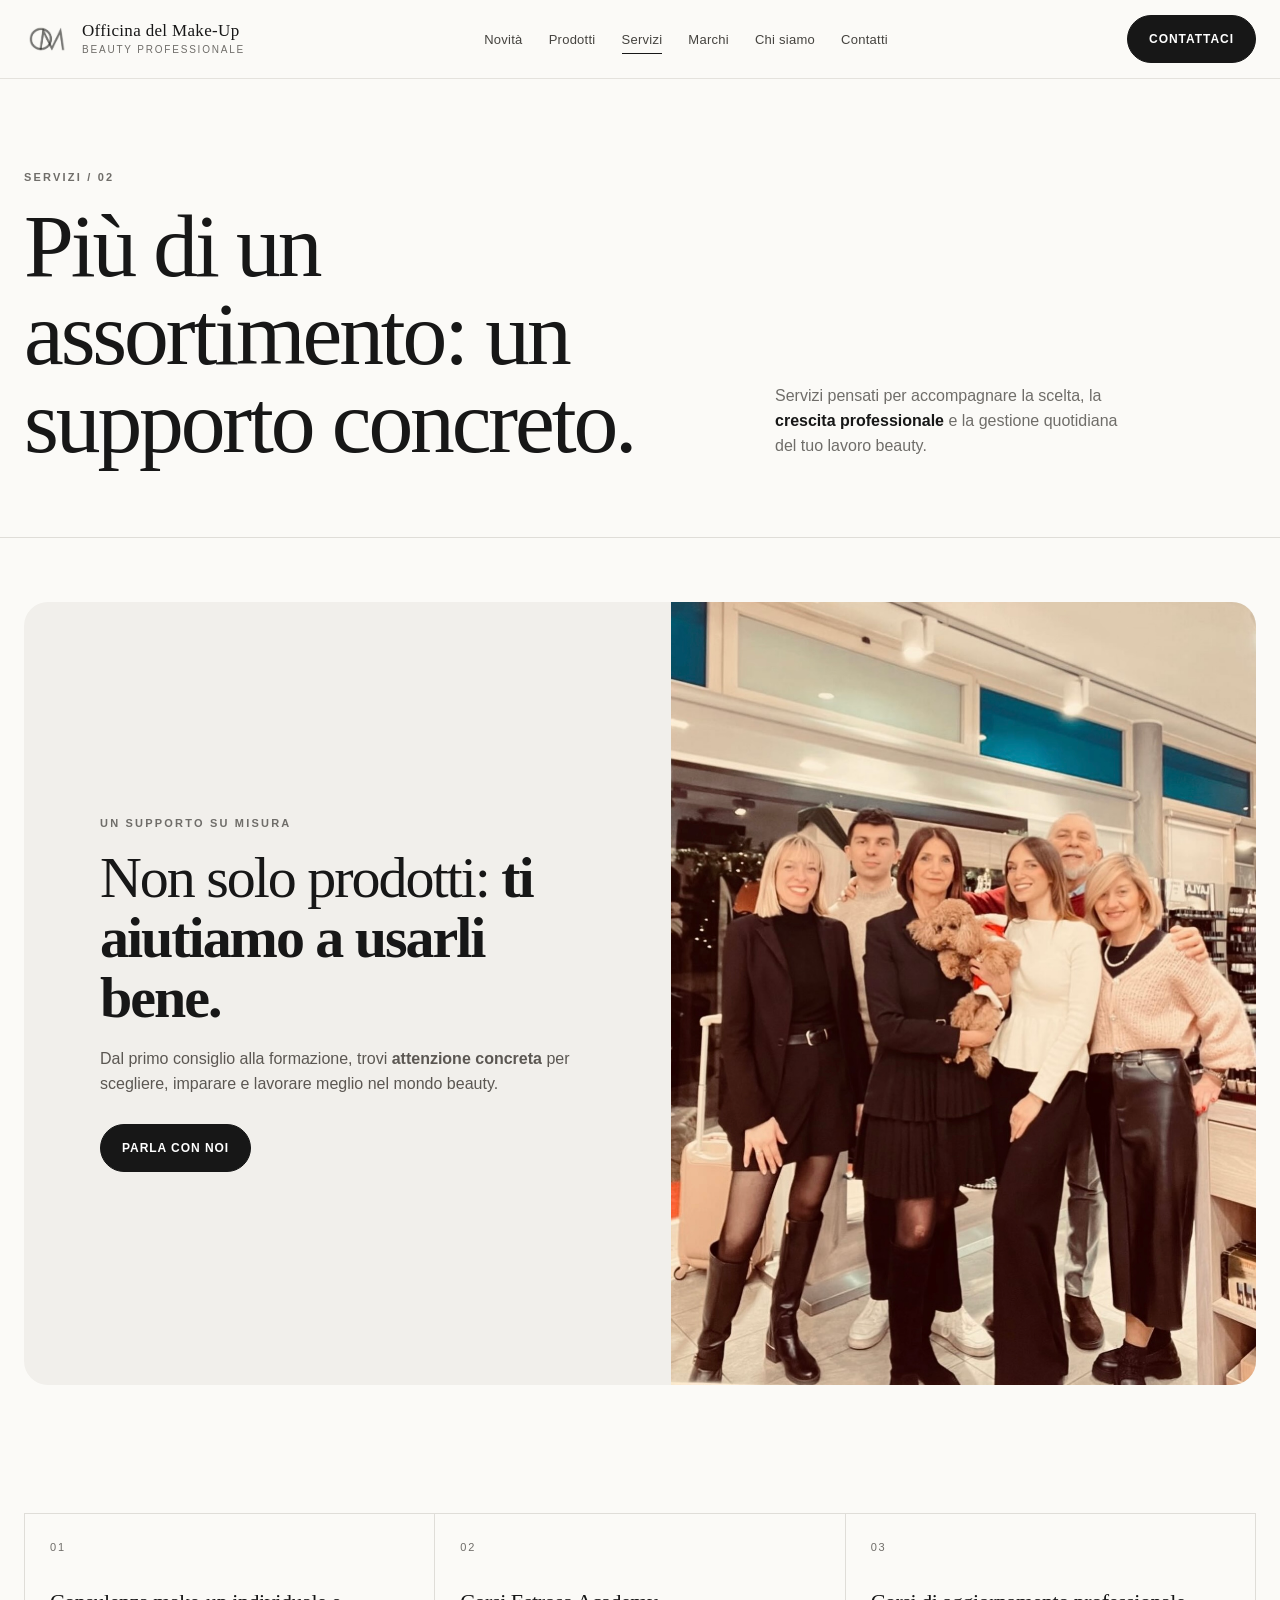
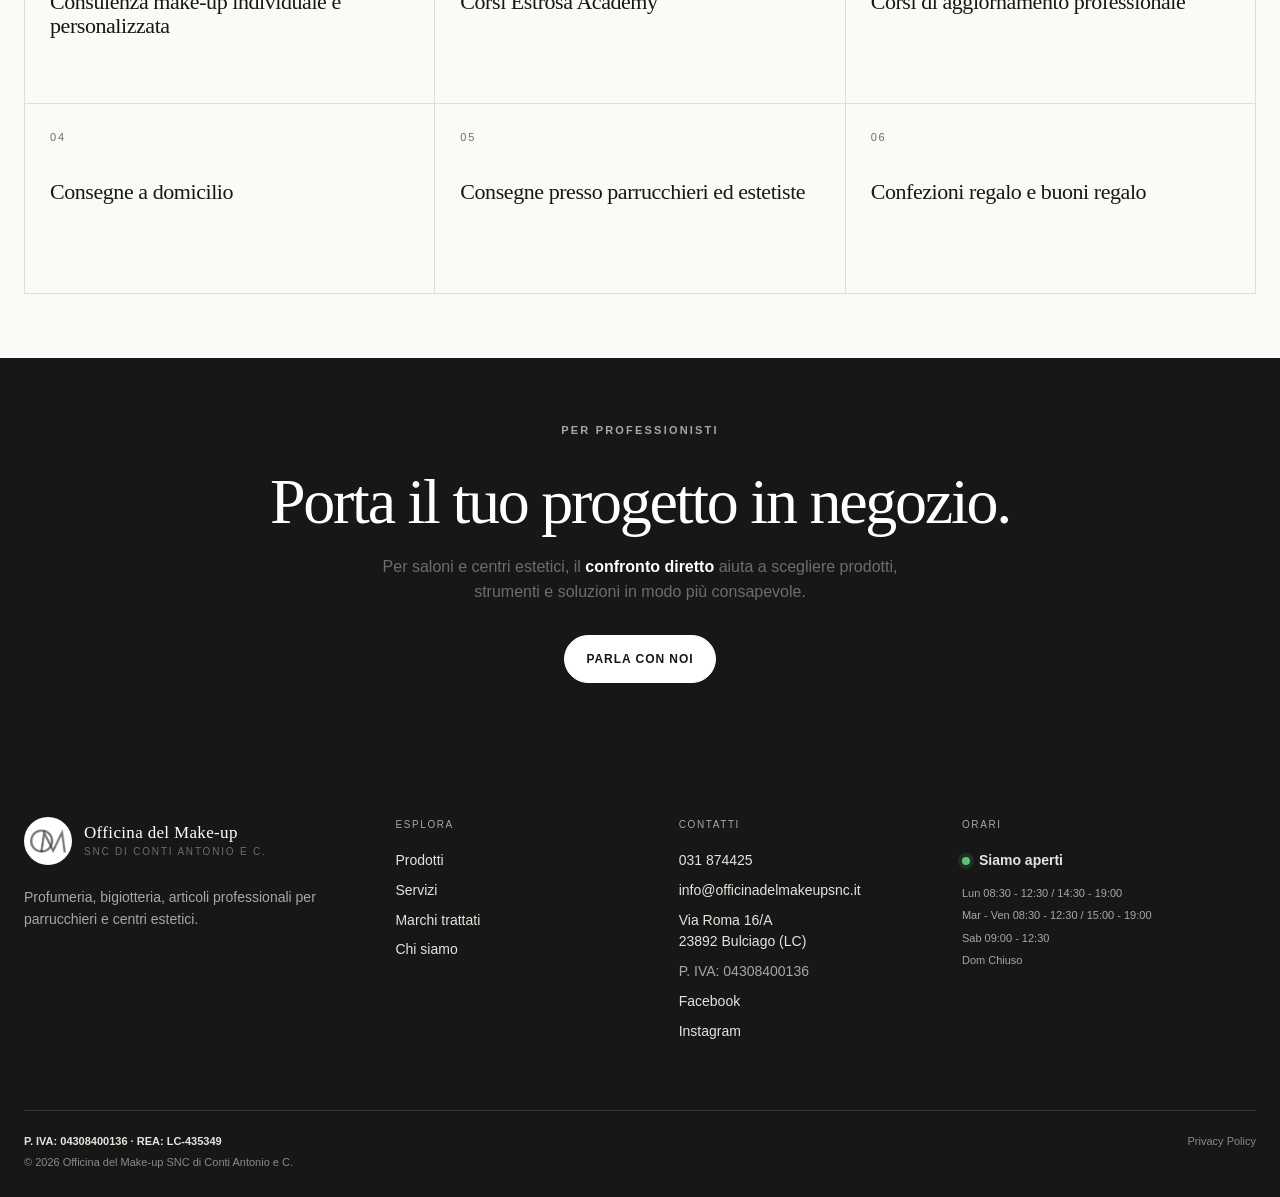
<file: servizi.html>
<!doctype html>
<html lang="it">
<head>
  <meta charset="utf-8">
  <meta name="viewport" content="width=device-width, initial-scale=1">
  <title>Servizi per parrucchieri ed estetiste | Officina del Make-up</title>
  <meta name="description" content="Consegne presso parrucchieri e centri estetici, corsi di aggiornamento professionale, consulenza sui prodotti e confezioni regalo.">
  <meta name="keywords" content="profumeria, bigiotteria, articoli per parrucchieri, prodotti per parrucchieri, forniture per parrucchieri, articoli per centri estetici, forniture per estetiste, attrezzature professionali parrucchieri, attrezzature per centri estetici, prodotti professionali capelli, colorazione professionale, prodotti per unghie, gel e semipermanente, extension capelli, ingrosso prodotti parrucchieri, idee regalo, profumi, Bulciago, Lecco, Brianza">
  <meta property="og:title" content="Servizi per parrucchieri ed estetiste | Officina del Make-up">
  <meta property="og:description" content="Supporto concreto per saloni, centri estetici e clienti privati.">
  <meta property="og:type" content="website">
  <link rel="canonical" href="https://www.officinadelmakeupsnc.it/servizi.html">
  <link rel="stylesheet" href="css/style.css">
</head>
<body>
  <a class="skip-link" href="#contenuto">Vai al contenuto</a>
  <header class="site-header"><div class="container header-inner"><a class="brand" href="index.html" aria-label="Officina del Make-Up, home"><img src="assets/logos/logo-officina.jpg" alt="Logo Officina del Make-Up"><span class="brand-text"><span class="brand-name">Officina del Make-Up</span><span class="brand-caption">Beauty professionale</span></span></a><button class="menu-toggle" type="button" aria-label="Apri menu" aria-expanded="false"><span></span></button><nav class="main-nav" aria-label="Navigazione principale"><ul><li><a href="novita.html">Novità</a></li><li><a href="prodotti.html">Prodotti</a></li><li><a href="servizi.html" aria-current="page">Servizi</a></li><li><a href="marchi.html">Marchi</a></li><li><a href="chi-siamo.html">Chi siamo</a></li><li><a href="contatti.html">Contatti</a></li></ul></nav><a class="button" href="contatti.html">Contattaci</a></div></header>
  <main id="contenuto">
     <section class="page-hero"><div class="container page-hero-grid"><div><p class="eyebrow">Servizi / 02</p><h1>Più di un assortimento: un supporto concreto.</h1></div><p class="page-hero-intro">Servizi pensati per accompagnare la scelta, la <strong>crescita professionale</strong> e la gestione quotidiana del tuo lavoro beauty.</p></div></section>
     <section class="section section-sm"><div class="container"><div class="service-intro-panel reveal"><div class="service-intro-copy"><p class="eyebrow">Un supporto su misura</p><h2>Non solo prodotti: <strong>ti aiutiamo a usarli bene.</strong></h2><p>Dal primo consiglio alla formazione, trovi <strong>attenzione concreta</strong> per scegliere, imparare e lavorare meglio nel mondo beauty.</p><a class="button" href="contatti.html">Parla con noi</a></div><div class="service-intro-image"><img src="images/servizi/professionisti-01.png" alt="Professionisti beauty al lavoro"></div></div></div></section>
     <section class="section section-sm"><div class="container"><div class="news-status" data-content-status="servizi" aria-live="polite"></div><div class="service-grid" data-service-grid></div></div></section>
      <section class="section section-dark section-sm"><div class="container quote-block reveal"><p class="eyebrow">Per professionisti</p><h2>Porta il tuo progetto in negozio.</h2><p>Per saloni e centri estetici, il <strong>confronto diretto</strong> aiuta a scegliere prodotti, strumenti e soluzioni in modo più consapevole.</p><a class="button button-light" href="contatti.html">Parla con noi</a></div></section>
  </main>
     <footer class="site-footer"><div class="container footer-top"><div><a class="footer-brand" href="index.html"><img src="assets/logos/logo-officina.jpg" alt=""><span class="brand-text"><span class="brand-name">Officina del Make-up</span><span class="brand-caption">SNC di Conti Antonio e C.</span></span></a><p class="footer-copy">Profumeria, bigiotteria, articoli professionali per parrucchieri e centri estetici.</p></div><div><p class="footer-title">Esplora</p><ul class="footer-links"><li><a href="prodotti.html">Prodotti</a></li><li><a href="servizi.html">Servizi</a></li><li><a href="marchi.html">Marchi trattati</a></li><li><a href="chi-siamo.html">Chi siamo</a></li></ul></div><div><p class="footer-title">Contatti</p><ul class="footer-links"><li><a href="tel:+39031874425">031 874425</a></li><li><a href="mailto:info@officinadelmakeupsnc.it">info@officinadelmakeupsnc.it</a></li><li>Via Roma 16/A<br>23892 Bulciago (LC)</li></ul></div></div><div class="container footer-bottom"><div class="footer-legal"><span class="footer-vat-line">P. IVA: 04308400136 · REA: LC-435349</span><span class="footer-copyright">© 2026 Officina del Make-up SNC di Conti Antonio e C.</span></div><span><a href="privacy.html">Privacy Policy</a></span></div></footer>
  <script src="data/servizi.js"></script>
  <script src="js/script.js"></script>
</body>
</html>
</file>
<file: css/style.css>
:root {
  --ink: #171717;
  --muted: #6f6d69;
  --line: #dfddd8;
  --paper: #fbfaf7;
  --white: #ffffff;
  --soft: #f1efeb;
  --accent: #b8a99a;
  --serif: Georgia, "Times New Roman", serif;
  --sans: Arial, Helvetica, sans-serif;
  --radius: 24px;
  --max: 1240px;
}

* {
  box-sizing: border-box;
}

html {
  scroll-behavior: smooth;
}

body {
  margin: 0;
  color: var(--ink);
  background: var(--paper);
  font-family: var(--sans);
  font-size: 16px;
  line-height: 1.55;
  overflow-x: hidden;
}

img {
  display: block;
  max-width: 100%;
}

a {
  color: inherit;
  text-decoration: none;
}

button,
a {
  -webkit-tap-highlight-color: transparent;
}

.skip-link {
  position: absolute;
  top: -100px;
  left: 16px;
  z-index: 100;
  padding: 10px 14px;
  color: var(--white);
  background: var(--ink);
}

.skip-link:focus {
  top: 16px;
}

.container {
  width: min(calc(100% - 48px), var(--max));
  margin: 0 auto;
}

.site-header {
  position: sticky;
  top: 0;
  z-index: 20;
  border-bottom: 1px solid rgba(223, 221, 216, .8);
  background: rgba(251, 250, 247, .94);
  backdrop-filter: blur(12px);
}

.header-inner {
  display: flex;
  min-height: 78px;
  align-items: center;
  justify-content: space-between;
  gap: 24px;
}

.brand {
  display: inline-flex;
  align-items: center;
  gap: 12px;
  min-width: max-content;
}

.brand img {
  width: 46px;
  height: 46px;
  border-radius: 50%;
  object-fit: cover;
  mix-blend-mode: multiply;
}

.brand-text {
  display: flex;
  flex-direction: column;
  line-height: 1.05;
}

.brand-name {
  font-family: var(--serif);
  font-size: 17px;
  letter-spacing: .02em;
}

.brand-caption {
  margin-top: 5px;
  color: var(--muted);
  font-size: 10px;
  letter-spacing: .18em;
  text-transform: uppercase;
}

.main-nav ul {
  display: flex;
  align-items: center;
  gap: 26px;
  margin: 0;
  padding: 0;
  list-style: none;
}

.main-nav a {
  position: relative;
  color: #45433f;
  font-size: 13px;
  letter-spacing: .02em;
}

.main-nav a::after {
  position: absolute;
  right: 0;
  bottom: -7px;
  left: 0;
  height: 1px;
  background: var(--ink);
  content: "";
  transform: scaleX(0);
  transform-origin: right;
  transition: transform .25s ease;
}

.main-nav a:hover::after,
.main-nav a:focus-visible::after,
.main-nav a[aria-current="page"]::after {
  transform: scaleX(1);
  transform-origin: left;
}

.menu-toggle {
  display: none;
  width: 44px;
  height: 44px;
  padding: 0;
  border: 1px solid var(--line);
  border-radius: 50%;
  color: var(--ink);
  background: transparent;
  cursor: pointer;
}

.menu-toggle span,
.menu-toggle span::before,
.menu-toggle span::after {
  display: block;
  width: 17px;
  height: 1px;
  margin: auto;
  background: currentColor;
  transition: transform .25s ease;
}

.menu-toggle span {
  position: relative;
}

.menu-toggle span::before,
.menu-toggle span::after {
  position: absolute;
  content: "";
}

.menu-toggle span::before {
  top: -6px;
}

.menu-toggle span::after {
  top: 6px;
}

.menu-toggle[aria-expanded="true"] span {
  background: transparent;
}

.menu-toggle[aria-expanded="true"] span::before {
  top: 0;
  transform: rotate(45deg);
}

.menu-toggle[aria-expanded="true"] span::after {
  top: 0;
  transform: rotate(-45deg);
}

.button {
  display: inline-flex;
  min-height: 48px;
  align-items: center;
  justify-content: center;
  gap: 10px;
  padding: 12px 21px;
  border: 1px solid var(--ink);
  border-radius: 999px;
  color: var(--white);
  background: var(--ink);
  font-size: 12px;
  font-weight: 700;
  letter-spacing: .08em;
  text-transform: uppercase;
  transition: color .25s ease, background .25s ease, transform .25s ease;
}

.button:hover,
.button:focus-visible {
  color: var(--ink);
  background: transparent;
  transform: translateY(-2px);
}

.button-light {
  color: var(--ink);
  background: var(--white);
  border-color: var(--white);
}

.button-light:hover,
.button-light:focus-visible {
  color: var(--white);
  background: transparent;
}

.button-outline {
  color: var(--ink);
  background: transparent;
}

.button-outline:hover,
.button-outline:focus-visible {
  color: var(--white);
  background: var(--ink);
}

.eyebrow {
  margin: 0 0 16px;
  color: var(--muted);
  font-size: 11px;
  font-weight: 700;
  letter-spacing: .2em;
  text-transform: uppercase;
}

h1,
h2,
h3,
p {
  margin-top: 0;
}

h1,
h2,
h3 {
  font-family: var(--serif);
  font-weight: 400;
  letter-spacing: -.035em;
}

h1 {
  max-width: 780px;
  margin-bottom: 24px;
  font-size: clamp(48px, 7vw, 92px);
  line-height: .98;
}

h2 {
  margin-bottom: 20px;
  font-size: clamp(36px, 5vw, 62px);
  line-height: 1.04;
}

h3 {
  margin-bottom: 10px;
  font-size: 27px;
  line-height: 1.1;
}

.lead {
  max-width: 600px;
  color: #4f4c47;
  font-size: 18px;
}

.hero {
  padding: 72px 0 48px;
}

.hero-banner {
  position: relative;
  min-height: clamp(430px, 64vh, 600px);
  display: flex;
  align-items: end;
  overflow: hidden;
  color: var(--white);
  background:
    linear-gradient(90deg, rgba(23, 23, 23, .76), rgba(23, 23, 23, .18)),
    url("../images/negozio/negozio-01.png") center / cover;
}

.hero-banner::after {
  position: absolute;
  inset: 0;
  border: 1px solid rgba(255, 255, 255, .12);
  content: "";
  pointer-events: none;
}

.hero-banner .container {
  position: relative;
  z-index: 1;
  width: min(calc(100% - 48px), var(--max));
  padding: 92px 0 82px;
}

.hero-banner h1 {
  max-width: 920px;
  margin-bottom: 18px;
}

.hero-banner .eyebrow,
.hero-banner .lead {
  color: rgba(255, 255, 255, .78);
}

.hero-banner .lead {
  max-width: 560px;
}

.hero-grid {
  display: grid;
  min-height: 600px;
  grid-template-columns: 1fr 1fr;
  align-items: end;
  gap: 48px;
}

.hero-copy {
  padding-bottom: 60px;
}

.hero-copy .lead {
  margin-bottom: 32px;
}

.hero-actions,
.inline-actions {
  display: flex;
  flex-wrap: wrap;
  gap: 12px;
}

.hero-visual {
  position: relative;
  min-height: 600px;
  overflow: hidden;
  border-radius: 220px 220px 0 0;
  background: var(--soft);
}

.hero-visual img {
  width: 100%;
  height: 100%;
  min-height: 600px;
  object-fit: cover;
}

.visual-note {
  position: absolute;
  right: 20px;
  bottom: 18px;
  padding: 8px 12px;
  border: 1px solid rgba(23, 23, 23, .16);
  border-radius: 999px;
  color: #55504b;
  background: rgba(251, 250, 247, .88);
  font-size: 10px;
  letter-spacing: .12em;
  text-transform: uppercase;
}

.ticker {
  overflow: hidden;
  border-top: 1px solid var(--line);
  border-bottom: 1px solid var(--line);
  -webkit-mask-image: linear-gradient(to right, transparent, #000 5%, #000 95%, transparent);
  mask-image: linear-gradient(to right, transparent, #000 5%, #000 95%, transparent);
}

.ticker-track {
  display: flex;
  width: max-content;
  min-width: max-content;
  flex-shrink: 0;
  animation: ticker-loop 28s linear infinite;
  will-change: transform;
}

.ticker-sequence {
  display: flex;
  flex: 0 0 auto;
  width: max-content;
  gap: 34px;
  padding: 16px 34px 16px 0;
  color: var(--muted);
  font-size: 11px;
  letter-spacing: .19em;
  text-transform: uppercase;
}

.ticker-sequence span {
  white-space: nowrap;
}

.ticker:hover .ticker-track {
  animation-play-state: paused;
}

.ticker-dot {
  color: var(--accent);
}

.section {
  padding: 112px 0;
}

.section-sm {
  padding: 64px 0;
}

.section-dark {
  color: var(--white);
  background: var(--ink);
}

.section-dark .eyebrow,
.section-dark .muted {
  color: #aaa7a1;
}

.section-heading {
  display: flex;
  align-items: end;
  justify-content: space-between;
  gap: 32px;
  margin-bottom: 44px;
}

.section-heading h2 {
  max-width: 620px;
  margin-bottom: 0;
}

.section-heading p {
  max-width: 330px;
  margin-bottom: 4px;
  color: var(--muted);
}

.intro {
  display: grid;
  grid-template-columns: .75fr 1.25fr;
  gap: 80px;
}

.home-intro {
  gap: 40px;
  padding: clamp(30px, 5vw, 62px) clamp(24px, 6vw, 72px);
  border-radius: var(--radius);
  background: var(--soft);
}

.intro-copy {
  max-width: 720px;
}

.intro-copy p {
  color: #4f4c47;
  font-family: var(--serif);
  font-size: clamp(28px, 3.3vw, 45px);
  line-height: 1.13;
  letter-spacing: -.03em;
}

.home-intro .intro-copy p {
  max-width: 820px;
  margin-bottom: 26px;
  font-size: clamp(24px, 3vw, 39px);
}

.intro-copy strong,
.page-hero-intro strong,
.panel-copy strong {
  color: var(--ink);
  font-weight: 700;
}

.number-label {
  padding-top: 10px;
  border-top: 1px solid var(--line);
  color: var(--muted);
  font-size: 12px;
  letter-spacing: .16em;
  text-transform: uppercase;
}

.category-grid {
  display: grid;
  grid-template-columns: repeat(3, 1fr);
  gap: 16px;
}

.category-card {
  display: flex;
  min-height: 390px;
  flex-direction: column;
  overflow: hidden;
  border: 1px solid var(--line);
  background: var(--white);
  transition: transform .3s ease, border-color .3s ease;
}

.category-card:hover {
  border-color: var(--ink);
  transform: translateY(-5px);
}

.category-image {
  height: 210px;
  overflow: hidden;
  background: var(--soft);
}

.category-image img {
  width: 100%;
  height: 100%;
  object-fit: cover;
  transition: transform .5s ease;
}

.category-card:hover .category-image img {
  transform: scale(1.04);
}

.category-body {
  display: flex;
  flex: 1;
  flex-direction: column;
  justify-content: space-between;
  padding: 23px;
}

.category-body p {
  margin-bottom: 20px;
  color: var(--muted);
  font-size: 14px;
}

.text-link {
  display: inline-flex;
  width: max-content;
  align-items: center;
  gap: 8px;
  border-bottom: 1px solid var(--ink);
  font-size: 12px;
  font-weight: 700;
  letter-spacing: .08em;
  text-transform: uppercase;
}

.text-link::after {
  content: "↗";
  font-size: 15px;
  transition: transform .25s ease;
}

.text-link:hover::after {
  transform: translate(3px, -3px);
}

.split-panel {
  display: grid;
  grid-template-columns: 1fr 1fr;
  overflow: hidden;
  border-radius: var(--radius);
  background: var(--soft);
}

.split-panel.reverse .panel-image {
  order: 2;
}

.panel-image {
  min-height: 490px;
  background: #e8e5df;
}

.panel-image img {
  width: 100%;
  height: 100%;
  object-fit: cover;
}

.panel-copy {
  display: flex;
  flex-direction: column;
  justify-content: center;
  padding: clamp(32px, 6vw, 84px);
}

.panel-copy p {
  max-width: 440px;
  color: #5b5752;
}

.check-list {
  display: grid;
  gap: 12px;
  margin: 27px 0 32px;
  padding: 0;
  list-style: none;
}

.check-list li {
  display: flex;
  align-items: baseline;
  gap: 12px;
  color: #494642;
  font-size: 14px;
}

.check-list li::before {
  width: 5px;
  height: 5px;
  flex: 0 0 5px;
  border-radius: 50%;
  background: var(--accent);
  content: "";
}

.service-grid {
  display: grid;
  grid-template-columns: repeat(3, 1fr);
  border-top: 1px solid var(--line);
  border-left: 1px solid var(--line);
}

.service-intro-panel {
  display: grid;
  grid-template-columns: 1.05fr .95fr;
  min-height: 360px;
  overflow: hidden;
  border-radius: var(--radius);
  background: var(--soft);
}

.service-intro-copy {
  display: flex;
  flex-direction: column;
  align-items: flex-start;
  justify-content: center;
  padding: clamp(30px, 6vw, 76px);
}

.service-intro-copy h2 {
  max-width: 570px;
  margin-bottom: 18px;
  font-size: clamp(34px, 4.6vw, 58px);
}

.service-intro-copy p:not(.eyebrow) {
  max-width: 510px;
  color: #5b5752;
}

.service-intro-copy .button {
  margin-top: 12px;
}

.service-intro-image {
  min-height: 360px;
  background: #e8e5df;
}

.service-intro-image img {
  width: 100%;
  height: 100%;
  object-fit: cover;
}

.team-panel {
  display: grid;
  grid-template-columns: .95fr 1.05fr;
  min-height: 430px;
  overflow: hidden;
  border-radius: var(--radius);
  background: var(--soft);
}

.team-image {
  min-height: 430px;
  background: #e8e5df;
}

.team-image img {
  width: 100%;
  height: 100%;
  object-fit: cover;
}

.team-copy {
  display: flex;
  flex-direction: column;
  align-items: flex-start;
  justify-content: center;
  padding: clamp(30px, 6vw, 76px);
}

.team-copy h2 {
  max-width: 580px;
  margin-bottom: 18px;
  font-size: clamp(34px, 4.6vw, 58px);
}

.team-copy p:not(.eyebrow) {
  max-width: 520px;
  color: #5b5752;
}

.team-copy .button {
  margin-top: 12px;
}

.service-item {
  min-height: 190px;
  padding: 25px;
  border-right: 1px solid var(--line);
  border-bottom: 1px solid var(--line);
}

.service-number {
  display: block;
  margin-bottom: 34px;
  color: var(--muted);
  font-size: 11px;
  letter-spacing: .16em;
}

.service-item h3 {
  margin-bottom: 0;
  color: var(--ink);
  font-size: 22px;
  letter-spacing: -.02em;
}

.brand-carousel {
  display: grid;
  grid-template-columns: auto minmax(0, 1fr) auto;
  align-items: center;
  gap: 16px;
}

.brand-viewport {
  overflow-x: auto;
  overscroll-behavior-x: contain;
  scroll-behavior: smooth;
  scroll-snap-type: x mandatory;
  scrollbar-width: none;
}

.brand-viewport::-webkit-scrollbar {
  display: none;
}

.brand-track {
  display: flex;
  gap: 16px;
}

.brand-card {
  display: flex;
  flex: 0 0 calc((100% - 48px) / 4);
  min-height: 284px;
  flex-direction: column;
  justify-content: space-between;
  padding: 16px;
  scroll-snap-align: start;
  border: 1px solid var(--line);
  border-radius: 30px;
  background: var(--white);
  box-shadow: 0 15px 40px rgba(23, 23, 23, .045);
  transition: border-color .25s ease, transform .25s ease, box-shadow .25s ease;
}

.brand-card:hover {
  border-color: var(--ink);
  box-shadow: 0 18px 44px rgba(23, 23, 23, .09);
  transform: translateY(-4px);
}

.brand-logo {
  display: grid;
  min-height: 206px;
  place-items: center;
  overflow: hidden;
  border-radius: 22px;
  background: var(--soft);
}

.brand-logo img {
  width: 100%;
  height: 100%;
  object-fit: contain;
}

.brand-logo-fallback {
  display: none;
  padding: 20px;
  font-family: var(--serif);
  font-size: clamp(27px, 3vw, 42px);
  line-height: 1;
  text-align: center;
}

.brand-card h3 {
  margin: 15px 4px 2px;
  font-size: 21px;
  letter-spacing: -.02em;
}

.brand-arrow {
  display: grid;
  width: 48px;
  height: 48px;
  place-items: center;
  border: 1px solid var(--line);
  border-radius: 50%;
  color: var(--ink);
  background: var(--white);
  font-size: 23px;
  cursor: pointer;
  transition: color .25s ease, background .25s ease, transform .25s ease;
}

.brand-arrow:hover,
.brand-arrow:focus-visible {
  color: var(--white);
  background: var(--ink);
  transform: translateY(-2px);
}

.brand-carousel-note {
  margin: 18px 64px 0;
  color: var(--muted);
  font-size: 12px;
}

.brand-carousel-note strong {
  color: var(--ink);
}

.quote-block {
  max-width: 850px;
  margin: 0 auto;
  text-align: center;
}

.quote-block h2 {
  font-size: clamp(36px, 5vw, 68px);
}

.quote-block p {
  max-width: 580px;
  margin: 0 auto 30px;
  color: var(--muted);
}

.page-hero {
  padding: 90px 0 72px;
  border-bottom: 1px solid var(--line);
}

.page-hero-grid {
  display: grid;
  grid-template-columns: 1fr .7fr;
  align-items: end;
  gap: 64px;
}

.page-hero h1 {
  max-width: 850px;
  margin-bottom: 0;
}

.about-hero-grid {
  grid-template-columns: minmax(0, 1fr) minmax(240px, .44fr);
}

.about-hero-title {
  max-width: none !important;
  font-size: clamp(46px, 5.5vw, 76px);
}

.page-hero-intro {
  max-width: 360px;
  margin-bottom: 7px;
  color: var(--muted);
}

.product-grid {
  display: grid;
  grid-template-columns: repeat(3, 1fr);
  gap: 18px;
}

.product-card {
  display: flex;
  min-height: 450px;
  flex-direction: column;
  overflow: hidden;
  border: 1px solid var(--line);
  border-radius: var(--radius);
  background: var(--white);
  box-shadow: 0 14px 38px rgba(23, 23, 23, .045);
  transition: transform .3s ease, border-color .3s ease, box-shadow .3s ease;
}

.product-card:hover {
  border-color: var(--ink);
  box-shadow: 0 20px 48px rgba(23, 23, 23, .1);
  transform: translateY(-5px);
}

.product-image {
  height: 230px;
  overflow: hidden;
  background: var(--soft);
}

.product-image img {
  width: 100%;
  height: 100%;
  object-fit: cover;
  transition: transform .5s ease;
}

.product-card:hover .product-image img {
  transform: scale(1.04);
}

.product-content {
  display: flex;
  flex: 1;
  flex-direction: column;
  padding: 24px;
}

.product-index {
  display: block;
  margin-bottom: 22px;
  color: var(--muted);
  font-size: 11px;
  font-weight: 700;
  letter-spacing: .16em;
}

.product-card h2 {
  margin-bottom: 12px;
  font-size: 31px;
}

.product-card p {
  margin-bottom: 0;
  color: var(--muted);
  font-size: 14px;
}

.hours-card {
  padding: 32px;
  border-radius: var(--radius);
  border: 1px solid var(--line);
  background: var(--white);
  box-shadow: 0 16px 42px rgba(23, 23, 23, .04);
}

.hours-status {
  display: flex;
  align-items: center;
  gap: 12px;
  margin-bottom: 22px;
  padding: 15px 18px;
  border-radius: 14px;
  font-size: 15px;
}

.hours-status.is-open {
  color: #1e6b3a;
  background: #edf8f0;
}

.hours-status.is-closed {
  color: #a43e3a;
  background: #fff0ef;
}

.hours-status .status-dot {
  width: 10px;
  height: 10px;
  flex-basis: 10px;
}

.hours-table {
  width: 100%;
  border-collapse: collapse;
}

.hours-table td {
  padding: 13px 0;
  border-bottom: 1px solid var(--line);
  vertical-align: top;
  font-size: 14px;
}

.hours-table tr:last-child td {
  border-bottom: 0;
}

.hours-table td:first-child {
  width: 42%;
  color: var(--muted);
}

.hours-table td:last-child {
  text-align: right;
}

.contact-grid {
  display: grid;
  grid-template-columns: .9fr 1.1fr;
  gap: 72px;
}

.contact-details {
  display: grid;
  gap: 22px;
  margin: 32px 0;
}

.contact-item small {
  display: block;
  margin-bottom: 5px;
  color: var(--muted);
  font-size: 10px;
  letter-spacing: .16em;
  text-transform: uppercase;
}

.contact-item a,
.contact-item address,
.contact-item span {
  font-size: 20px;
  font-style: normal;
}

.contact-social span {
  color: var(--muted);
}

.map-card {
  min-height: 440px;
  overflow: hidden;
  padding: 0;
  border-radius: var(--radius);
  position: relative;
  border: 1px solid var(--line);
  background: var(--soft);
}

.map-card iframe {
  display: block;
  width: 100%;
  height: 440px;
  border: 0;
}

.map-consent {
  display: flex;
  flex-direction: column;
  align-items: flex-start;
  justify-content: center;
  gap: 14px;
  min-height: 440px;
  padding: 40px 32px 96px;
}

.map-consent-title {
  margin: 0;
  font-family: var(--serif);
  font-size: 1.5rem;
}

.map-consent-text {
  max-width: 46ch;
  margin: 0;
  color: var(--muted, #555);
}

.map-card .map-overlay {
  position: absolute;
  right: 18px;
  bottom: 18px;
}

.parking-panel {
  display: grid;
  grid-template-columns: .9fr 1.1fr;
  align-items: stretch;
  gap: 0;
  overflow: hidden;
  border-radius: var(--radius);
  background: #242424;
}

.parking-image {
  min-height: 340px;
  background: #353535;
}

.parking-image img {
  width: 100%;
  height: 100%;
  object-fit: cover;
}

.parking-copy {
  display: flex;
  flex-direction: column;
  justify-content: center;
  padding: clamp(30px, 6vw, 76px);
}

.parking-copy h2 {
  max-width: 620px;
}

.parking-copy p:last-child {
  max-width: 430px;
  margin-bottom: 0;
  color: #aaa7a1;
}

.review-panel {
  display: grid;
  grid-template-columns: .8fr 1.2fr;
  align-items: center;
  gap: 54px;
  padding: clamp(30px, 6vw, 76px);
  overflow: hidden;
  border-radius: var(--radius);
  background: var(--soft);
}

.review-counter {
  display: flex;
  flex-direction: column;
  align-items: flex-start;
  padding-right: 24px;
  border-right: 1px solid var(--line);
}

.review-number {
  font-family: var(--serif);
  font-size: clamp(82px, 11vw, 150px);
  line-height: .82;
  letter-spacing: -.07em;
}

.review-label {
  max-width: 190px;
  margin-top: 22px;
  color: var(--muted);
  font-size: 12px;
  font-weight: 700;
  letter-spacing: .1em;
  line-height: 1.45;
  text-transform: uppercase;
}

.review-copy h2 {
  max-width: 560px;
  margin-bottom: 18px;
}

.review-copy p:not(.eyebrow) {
  max-width: 500px;
  color: #5b5752;
}

.section-dark strong {
  color: var(--white);
}

.footer-hours {
  min-width: 230px;
}

.footer-status {
  display: flex;
  align-items: center;
  gap: 9px;
  margin-bottom: 14px;
  color: #e7e3dc;
  font-size: 14px;
  font-weight: 700;
}

.status-dot {
  width: 8px;
  height: 8px;
  flex: 0 0 8px;
  border-radius: 50%;
}

.is-open .status-dot {
  background: #5cc47a;
  box-shadow: 0 0 0 4px rgba(92, 196, 122, .13);
}

.is-closed .status-dot {
  background: #e36c68;
  box-shadow: 0 0 0 4px rgba(227, 108, 104, .13);
}

.footer-hours-list {
  display: grid;
  gap: 7px;
  color: #aaa7a1;
  font-size: 11px;
  line-height: 1.4;
}

.footer-vat {
  color: #aaa7a1;
}

.map-card-old {
  padding: 32px;
  border: 1px solid var(--line);
  background:
    linear-gradient(35deg, transparent 49%, rgba(184, 169, 154, .55) 50%, transparent 51%) 0 0 / 100px 100px,
    linear-gradient(145deg, transparent 49%, rgba(23, 23, 23, .12) 50%, transparent 51%) 20px 32px / 150px 120px,
    var(--soft);
}

.map-content {
  display: flex;
  height: 100%;
  min-height: 376px;
  flex-direction: column;
  align-items: center;
  justify-content: center;
  text-align: center;
}

.map-pin {
  display: grid;
  width: 54px;
  height: 54px;
  margin-bottom: 20px;
  place-items: center;
  border-radius: 50%;
  color: var(--white);
  background: var(--ink);
  font-family: var(--serif);
  font-size: 24px;
}

.legal-box {
  max-width: 760px;
  padding: 28px;
  border-left: 2px solid var(--accent);
  background: var(--soft);
}

.legal-box ul {
  margin: 0 0 1em;
  padding-left: 1.2em;
}

.legal-box li {
  margin-bottom: .35em;
}

.legal-box h3 {
  scroll-margin-top: 100px;
}

.legal-updated {
  color: var(--muted);
  font-size: .9rem;
}

.legal-box p:last-child {
  margin-bottom: 0;
}

.site-footer {
  padding: 70px 0 26px;
  color: var(--white);
  background: var(--ink);
}

.footer-top {
  display: grid;
  grid-template-columns: 1.1fr .8fr .8fr 1fr;
  gap: 48px;
  padding-bottom: 68px;
}

.footer-brand {
  display: inline-flex;
  align-items: center;
  gap: 12px;
  margin-bottom: 22px;
}

.footer-brand img {
  width: 48px;
  height: 48px;
  border-radius: 50%;
  object-fit: cover;
}

.footer-brand .brand-name {
  color: var(--white);
}

.footer-copy {
  max-width: 310px;
  color: #aaa7a1;
  font-size: 14px;
}

.footer-title {
  margin: 0 0 18px;
  color: #aaa7a1;
  font-size: 10px;
  letter-spacing: .16em;
  text-transform: uppercase;
}

.footer-links {
  display: grid;
  gap: 8px;
  margin: 0;
  padding: 0;
  list-style: none;
  color: #e7e3dc;
  font-size: 14px;
}

.footer-links a:hover {
  color: var(--accent);
}

.footer-bottom {
  display: flex;
  justify-content: space-between;
  gap: 20px;
  padding-top: 22px;
  border-top: 1px solid #363636;
  color: #8d8a84;
  font-size: 11px;
}

.footer-legal {
  display: grid;
  gap: 4px;
}

.footer-vat-line {
  color: #e7e3dc;
  font-weight: 700;
}

.footer-copyright {
  color: #8d8a84;
}

.reveal {
  opacity: 0;
  transform: translateY(18px);
  transition: opacity .7s ease, transform .7s ease;
}

.reveal.visible {
  opacity: 1;
  transform: none;
}

:focus-visible {
  outline: 2px solid var(--accent);
  outline-offset: 4px;
}

.news-section {
  overflow: hidden;
}

.home-news-panel {
  display: grid;
  grid-template-columns: .78fr 1.22fr;
  overflow: hidden;
  border-radius: var(--radius);
  background: var(--soft);
}

.home-news-copy {
  display: flex;
  flex-direction: column;
  align-items: flex-start;
  justify-content: center;
  padding: clamp(30px, 5vw, 70px);
}

.home-news-copy h2 {
  max-width: 460px;
  margin-bottom: 18px;
  font-size: clamp(34px, 4vw, 54px);
}

.home-news-copy p:not(.eyebrow) {
  max-width: 390px;
  margin-bottom: 26px;
  color: #5b5752;
}

.home-news-feature {
  display: grid;
  grid-template-columns: .95fr 1.05fr;
  align-items: stretch;
  min-height: 385px;
  background: var(--white);
}

.home-news-feature-media {
  position: relative;
  min-height: 385px;
  overflow: hidden;
  background: #e8e5df;
}

.home-news-feature-media img,
.home-news-feature-media video {
  width: 100%;
  height: 100%;
  object-fit: cover;
}

.home-news-feature-media video {
  background: #292929;
}

.home-news-feature-content {
  display: flex;
  flex-direction: column;
  align-items: flex-start;
  padding: clamp(26px, 4vw, 50px);
}

.home-news-feature-content h3 {
  margin-bottom: 14px;
  font-size: clamp(27px, 3vw, 40px);
}

.home-news-feature-content p {
  display: -webkit-box;
  margin-bottom: 24px;
  overflow: hidden;
  color: var(--muted);
  font-size: 14px;
  -webkit-box-orient: vertical;
  -webkit-line-clamp: 5;
}

.home-news-feature-content .text-link {
  margin-top: auto;
}

.news-viewport {
  padding: 4px 2px 20px;
  overflow-x: auto;
  overscroll-behavior-x: contain;
  scroll-behavior: smooth;
  scroll-snap-type: x mandatory;
  scrollbar-width: none;
}

.news-viewport::-webkit-scrollbar {
  display: none;
}

.news-grid {
  display: flex;
  align-items: stretch;
  gap: 18px;
  width: max-content;
}

.news-card {
  display: flex;
  width: min(380px, calc((var(--max) - 36px) / 3));
  min-height: 505px;
  flex: 0 0 min(380px, calc((var(--max) - 36px) / 3));
  flex-direction: column;
  overflow: hidden;
  scroll-snap-align: start;
  border: 1px solid var(--line);
  border-radius: var(--radius);
  background: var(--white);
  box-shadow: 0 14px 38px rgba(23, 23, 23, .045);
  cursor: pointer;
  transition: transform .3s ease, border-color .3s ease, box-shadow .3s ease;
}

.news-card:hover {
  border-color: var(--ink);
  box-shadow: 0 20px 48px rgba(23, 23, 23, .1);
  transform: translateY(-5px);
}

.news-card-media {
  position: relative;
  height: 238px;
  flex: 0 0 238px;
  overflow: hidden;
  background: var(--soft);
}

.news-card-media img,
.news-card-media video {
  width: 100%;
  height: 100%;
  object-fit: cover;
}

.news-card-media video {
  background: #292929;
}

.news-video-play {
  position: absolute;
  top: 50%;
  left: 50%;
  display: grid;
  width: 58px;
  height: 58px;
  place-items: center;
  border: 1px solid rgba(255, 255, 255, .75);
  border-radius: 50%;
  background: rgba(23, 23, 23, .72);
  box-shadow: 0 8px 24px rgba(0, 0, 0, .2);
  pointer-events: none;
  transform: translate(-50%, -50%);
}

.news-video-play.is-hidden {
  opacity: 0;
}

.news-video-play::after {
  width: 0;
  height: 0;
  margin-left: 4px;
  border-top: 9px solid transparent;
  border-bottom: 9px solid transparent;
  border-left: 13px solid var(--white);
  content: "";
}

.news-media-missing {
  display: grid;
  width: 100%;
  height: 100%;
  min-height: inherit;
  place-items: center;
  padding: 24px;
  color: var(--muted);
  background: var(--soft);
  font-size: 13px;
  text-align: center;
}

.news-media-label {
  position: absolute;
  right: 15px;
  bottom: 15px;
  padding: 7px 10px;
  border: 1px solid rgba(255, 255, 255, .32);
  border-radius: 999px;
  color: var(--white);
  background: rgba(23, 23, 23, .68);
  font-size: 10px;
  font-weight: 700;
  letter-spacing: .12em;
  text-transform: uppercase;
}

.news-card-content {
  display: flex;
  flex: 1;
  flex-direction: column;
  align-items: flex-start;
  padding: 24px;
}

.news-card-index {
  display: block;
  margin-bottom: 18px;
  color: var(--muted);
  font-size: 11px;
  font-weight: 700;
  letter-spacing: .16em;
}

.news-card h3 {
  margin-bottom: 12px;
  font-size: 29px;
}

.news-card-excerpt {
  display: -webkit-box;
  margin-bottom: 22px;
  overflow: hidden;
  color: var(--muted);
  font-size: 14px;
  -webkit-box-orient: vertical;
  -webkit-line-clamp: 4;
}

.news-card .text-link {
  margin-top: auto;
  border: 0;
  padding: 0;
  color: var(--ink);
  background: transparent;
  cursor: pointer;
  font-family: inherit;
}

.news-card .text-link::after {
  content: "↗";
}

.news-status {
  min-height: 24px;
  margin: -18px 0 20px;
  color: var(--muted);
  font-size: 13px;
}

.news-status:empty {
  display: none;
}

.news-scroll-note {
  margin: 0 0 4px;
  color: var(--muted);
  font-size: 12px;
}

.news-scroll-note span {
  display: inline-block;
  margin-left: 5px;
  color: var(--ink);
  font-size: 16px;
}

.news-modal[hidden] {
  display: none;
}

.news-modal {
  position: fixed;
  z-index: 50;
  inset: 0;
  display: grid;
  place-items: center;
  padding: 24px;
}

.news-modal-backdrop {
  position: absolute;
  inset: 0;
  background: rgba(23, 23, 23, .72);
  cursor: pointer;
}

.news-modal-dialog {
  position: relative;
  z-index: 1;
  display: grid;
  width: min(920px, 100%);
  max-height: min(840px, calc(100vh - 48px));
  grid-template-columns: minmax(0, .95fr) minmax(0, 1.05fr);
  overflow: auto;
  border-radius: var(--radius);
  background: var(--paper);
  box-shadow: 0 28px 90px rgba(0, 0, 0, .28);
}

.news-modal-close {
  position: absolute;
  z-index: 2;
  top: 14px;
  right: 14px;
  display: grid;
  width: 42px;
  height: 42px;
  place-items: center;
  border: 1px solid rgba(23, 23, 23, .18);
  border-radius: 50%;
  color: var(--ink);
  background: rgba(251, 250, 247, .9);
  cursor: pointer;
  font-size: 28px;
  line-height: 1;
}

.news-modal-media {
  position: relative;
  min-height: 430px;
  background: var(--soft);
}

.news-modal-media img,
.news-modal-media video {
  display: block;
  width: 100%;
  height: 100%;
  min-height: 430px;
  object-fit: cover;
}

.news-modal-media video {
  background: #292929;
}

.news-modal-content {
  align-self: center;
  padding: clamp(30px, 5vw, 70px);
}

.news-modal-content h2 {
  margin-bottom: 22px;
  font-size: clamp(34px, 4.4vw, 58px);
}

.news-modal-description {
  color: #5b5752;
  font-size: 16px;
  white-space: pre-line;
}

body.news-modal-open {
  overflow: hidden;
}

@media (max-width: 960px) {
  .header-inner {
    min-height: 70px;
  }

  .main-nav ul {
    gap: 15px;
  }

  .header-inner > .button {
    display: none;
  }

  .hero-grid,
  .intro,
  .contact-grid {
    gap: 40px;
  }

  .category-grid {
    grid-template-columns: repeat(2, 1fr);
  }

  .brand-card {
    flex-basis: calc((100% - 16px) / 2);
  }

  .product-grid {
    grid-template-columns: repeat(2, 1fr);
  }

  .home-news-panel {
    grid-template-columns: 1fr;
  }

  .home-news-copy {
    padding-bottom: 42px;
  }

  .news-card {
    width: min(420px, calc((100vw - 64px) / 2));
    flex-basis: min(420px, calc((100vw - 64px) / 2));
  }

  .category-card:nth-child(2),
  .category-card:nth-child(5) {
    margin-top: 0;
  }

  .service-intro-panel {
    grid-template-columns: 1fr 1fr;
  }

  .team-panel {
    grid-template-columns: 1fr 1fr;
  }

  .service-grid {
    grid-template-columns: repeat(2, 1fr);
  }

  .parking-panel {
    grid-template-columns: 1fr 1fr;
  }

  .footer-top {
    grid-template-columns: 1fr 1fr;
  }

  .footer-top > :first-child {
    grid-column: 1 / -1;
  }

  .footer-top > :last-child {
    grid-column: 1 / -1;
  }
}

@media (max-width: 720px) {
  .container {
    width: min(calc(100% - 32px), var(--max));
  }

  .main-nav {
    position: absolute;
    top: 69px;
    right: 16px;
    left: 16px;
    display: none;
    padding: 12px;
    border: 1px solid var(--line);
    border-radius: 18px;
    background: var(--paper);
    box-shadow: 0 18px 40px rgba(23, 23, 23, .08);
  }

  .main-nav.open {
    display: block;
    animation: menu-in .25s ease both;
  }

  .main-nav ul {
    display: grid;
    gap: 0;
  }

  .main-nav li {
    border-bottom: 1px solid var(--line);
  }

  .main-nav li:last-child {
    border-bottom: 0;
  }

  .main-nav a {
    display: block;
    padding: 14px 10px;
  }

  .main-nav a::after {
    display: none;
  }

  .menu-toggle {
    display: block;
  }

  h1 {
    font-size: clamp(44px, 14vw, 70px);
  }

  .hero,
  .page-hero {
    padding: 54px 0 36px;
  }

  .hero-banner {
    min-height: clamp(520px, calc(100svh - 96px), 640px);
  }

  .hero-banner .container {
    width: min(calc(100% - 32px), var(--max));
    padding: 56px 0 42px;
  }

  .hero-grid,
  .page-hero-grid,
  .intro,
  .split-panel,
  .contact-grid,
  .service-intro-panel,
  .team-panel,
  .review-panel,
  .home-news-panel {
    grid-template-columns: 1fr;
  }

  .hero-grid {
    min-height: 0;
  }

  .hero-copy {
    padding-bottom: 0;
  }

  .hero-visual {
    min-height: 390px;
    border-radius: 160px 160px 0 0;
  }

  .hero-visual img {
    min-height: 390px;
  }

  .section {
    padding: 72px 0;
  }

  .section-heading {
    display: block;
    margin-bottom: 30px;
  }

  .section-heading p {
    margin-top: 18px;
  }

  .category-grid {
    grid-template-columns: 1fr;
  }

  .ticker-track {
    animation-duration: 22s;
  }

  .brand-carousel {
    gap: 8px;
  }

  .brand-card {
    flex-basis: 100%;
    min-height: 270px;
  }

  .brand-logo {
    min-height: 195px;
  }

  .brand-arrow {
    width: 42px;
    height: 42px;
  }

  .brand-carousel-note {
    margin-right: 0;
    margin-left: 0;
  }

  .category-card {
    min-height: 0;
  }

  .service-intro-image {
    min-height: 280px;
    order: -1;
  }

  .team-image {
    min-height: 320px;
  }

  .about-hero-title {
    font-size: clamp(42px, 12vw, 60px);
  }

  .review-counter {
    padding-right: 0;
    padding-bottom: 28px;
    border-right: 0;
    border-bottom: 1px solid var(--line);
  }

  .split-panel.reverse .panel-image {
    order: 0;
  }

  .panel-image {
    min-height: 300px;
  }

  .service-grid {
    grid-template-columns: 1fr;
  }

  .service-item {
    min-height: 150px;
  }

  .page-hero-grid {
    gap: 24px;
  }

  .product-grid {
    grid-template-columns: 1fr;
  }

  .home-news-feature {
    grid-template-columns: 1fr;
  }

  .home-news-feature-media {
    min-height: 260px;
  }

  .news-viewport {
    margin-right: -16px;
    margin-left: -16px;
    padding-right: 16px;
    padding-left: 16px;
  }

  .news-card {
    width: min(370px, calc(100vw - 48px));
    flex-basis: min(370px, calc(100vw - 48px));
    min-height: 475px;
  }

  .news-card-media {
    height: 215px;
    flex-basis: 215px;
  }

  .news-modal {
    padding: 12px;
  }

  .news-modal-dialog {
    display: block;
    max-height: calc(100vh - 24px);
  }

  .news-modal-media,
  .news-modal-media img,
  .news-modal-media video {
    min-height: 250px;
    max-height: 43vh;
  }

  .news-modal-content {
    padding: 28px 22px 32px;
  }

  .product-card {
    min-height: 0;
  }

  .product-image {
    height: 220px;
  }

  .hours-card {
    padding: 22px 18px;
  }

  .map-card {
    min-height: 340px;
  }

  .hours-table td {
    padding: 12px 0;
  }

  .parking-panel {
    grid-template-columns: 1fr;
  }

  .parking-image {
    min-height: 230px;
  }

  .footer-top {
    grid-template-columns: 1fr;
    gap: 34px;
  }

  .footer-top > :first-child {
    grid-column: auto;
  }

  .footer-bottom {
    display: grid;
    gap: 8px;
  }
}

@keyframes menu-in {
  from {
    opacity: 0;
    transform: translateY(-8px);
  }
  to {
    opacity: 1;
    transform: none;
  }
}

@keyframes ticker-loop {
  from {
    transform: translate3d(0, 0, 0);
  }
  to {
    transform: translate3d(var(--ticker-end, -50%), 0, 0);
  }
}

@media (prefers-reduced-motion: reduce) {
  html {
    scroll-behavior: auto;
  }

  *,
  *::before,
  *::after {
    animation-duration: .01ms !important;
    animation-iteration-count: 1 !important;
    transition-duration: .01ms !important;
  }

  .ticker-track {
    animation: none;
  }
}
/* WhatsApp */
.button-whatsapp {
  color: var(--white);
  background: #1f9d55;
  border-color: #1f9d55;
}

.button-whatsapp:hover,
.button-whatsapp:focus-visible {
  color: #1f9d55;
  background: transparent;
}

.wa-icon {
  width: 18px;
  height: 18px;
  flex: none;
}

.whatsapp-card {
  display: grid;
  grid-template-columns: 1.4fr .9fr;
  gap: 48px;
  align-items: center;
  padding: 56px;
  border: 1px solid var(--line);
  border-radius: var(--radius);
  background: linear-gradient(135deg, var(--white) 0%, var(--soft) 100%);
}

.whatsapp-copy h2 em {
  color: #1f9d55;
  font-style: italic;
}

.whatsapp-copy > p:not(.eyebrow) {
  max-width: 560px;
  color: var(--muted);
}

.whatsapp-points {
  display: flex;
  flex-wrap: wrap;
  gap: 10px;
  margin: 24px 0 0;
  padding: 0;
  list-style: none;
}

.whatsapp-points li {
  padding: 8px 14px;
  border: 1px solid var(--line);
  border-radius: 999px;
  background: var(--white);
  font-size: 13px;
}

.whatsapp-points li::before {
  content: "✓ ";
  color: #1f9d55;
  font-weight: 700;
}

.whatsapp-action {
  display: grid;
  justify-items: center;
  gap: 10px;
  padding: 36px 24px;
  border-radius: var(--radius);
  background: var(--ink);
  color: var(--white);
  text-align: center;
}

.button-whatsapp-lg {
  min-height: 58px;
  padding: 16px 30px;
  font-size: 13px;
  box-shadow: 0 0 0 0 rgba(31, 157, 85, .5);
  animation: wa-pulse 2.4s ease-out infinite;
}

.button-whatsapp-lg .wa-icon {
  width: 22px;
  height: 22px;
}

.button-whatsapp-lg:hover,
.button-whatsapp-lg:focus-visible {
  color: var(--white);
  background: #178046;
}

.whatsapp-number {
  margin-top: 8px;
  font-family: var(--serif);
  font-size: 26px;
}

.whatsapp-note {
  color: rgba(255, 255, 255, .65);
  font-size: 12px;
}

@keyframes wa-pulse {
  0% { box-shadow: 0 0 0 0 rgba(31, 157, 85, .5); }
  70% { box-shadow: 0 0 0 16px rgba(31, 157, 85, 0); }
  100% { box-shadow: 0 0 0 0 rgba(31, 157, 85, 0); }
}

@media (max-width: 960px) {
  .whatsapp-card {
    grid-template-columns: 1fr;
    gap: 32px;
    padding: 32px 22px;
  }
}

@media (prefers-reduced-motion: reduce) {
  .button-whatsapp-lg {
    animation: none;
  }
}

/* Contenuti gestiti da data/*.js */
.service-description {
  margin: 12px 0 0;
  color: var(--muted);
  font-size: 15px;
  line-height: 1.55;
}

.product-image.is-missing {
  background: var(--soft);
}

[data-content-status]:not(:empty) {
  margin: 0 0 20px;
}
</file>
